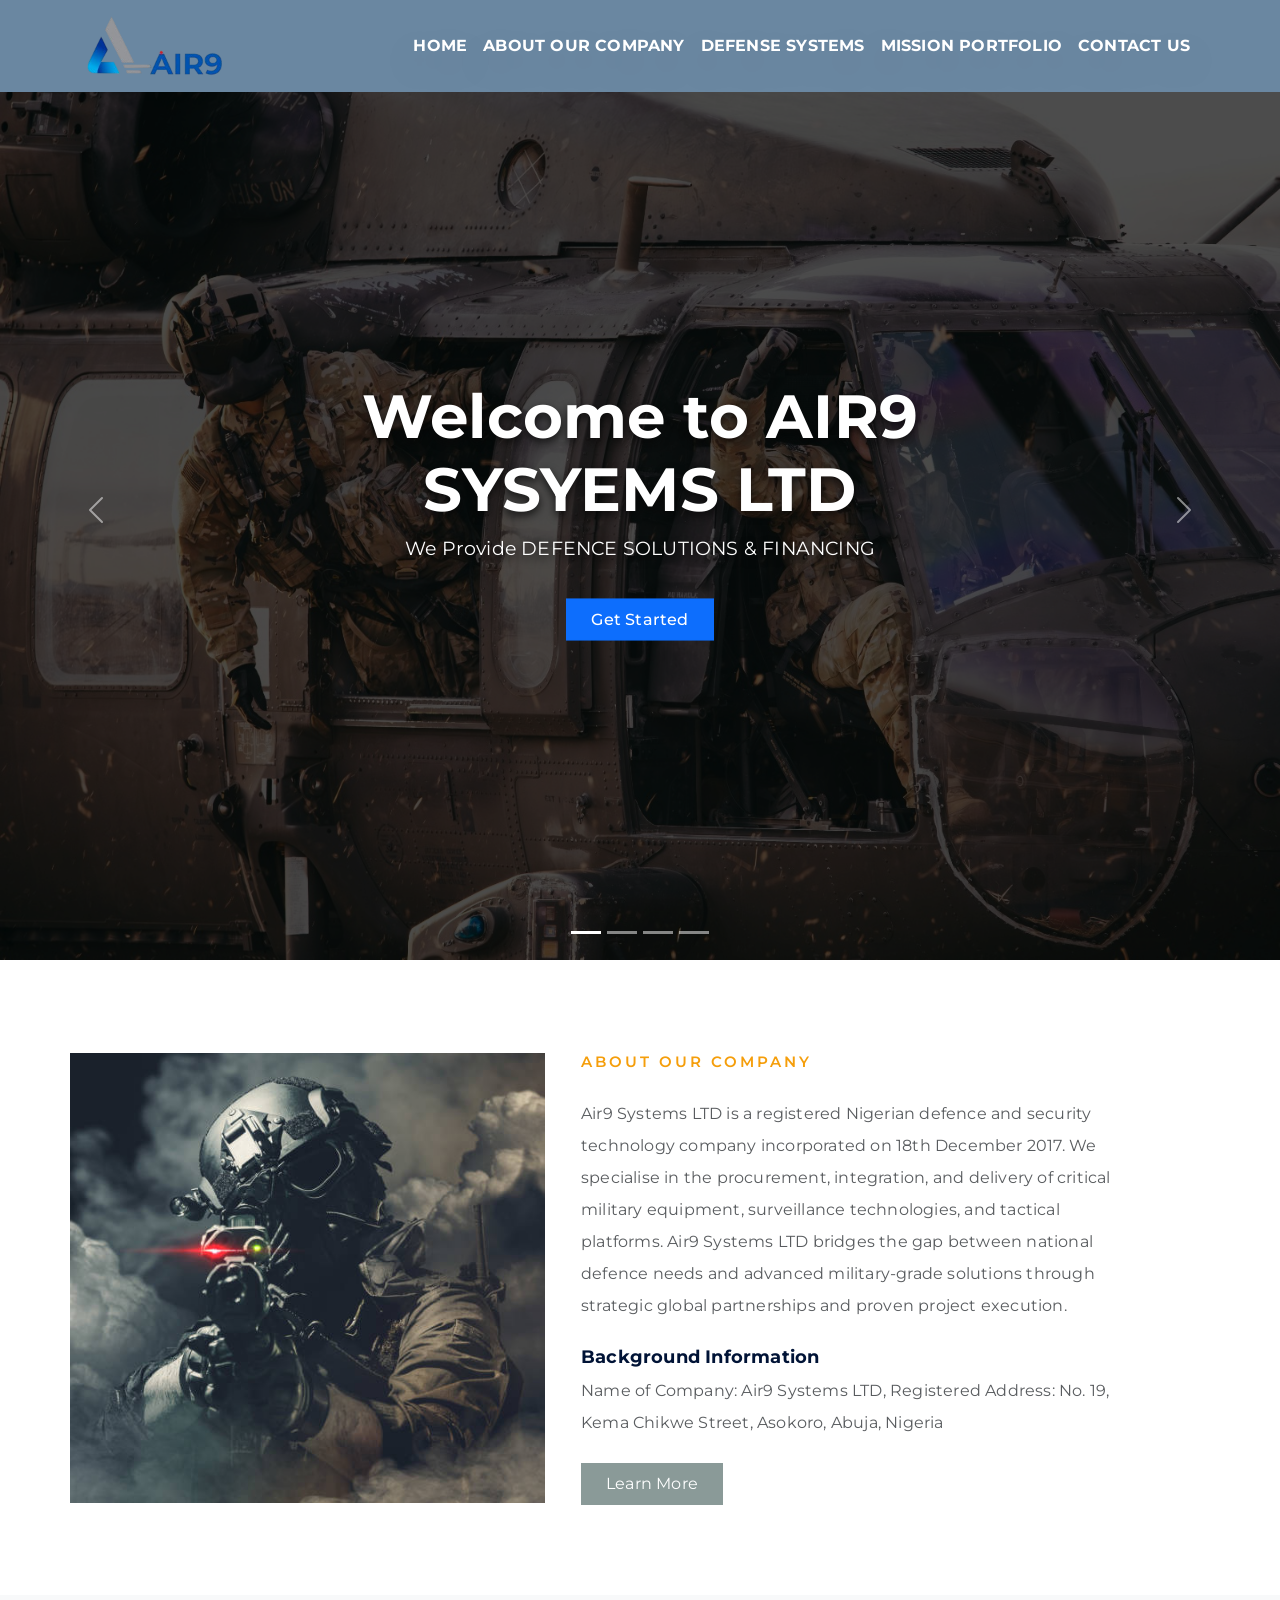
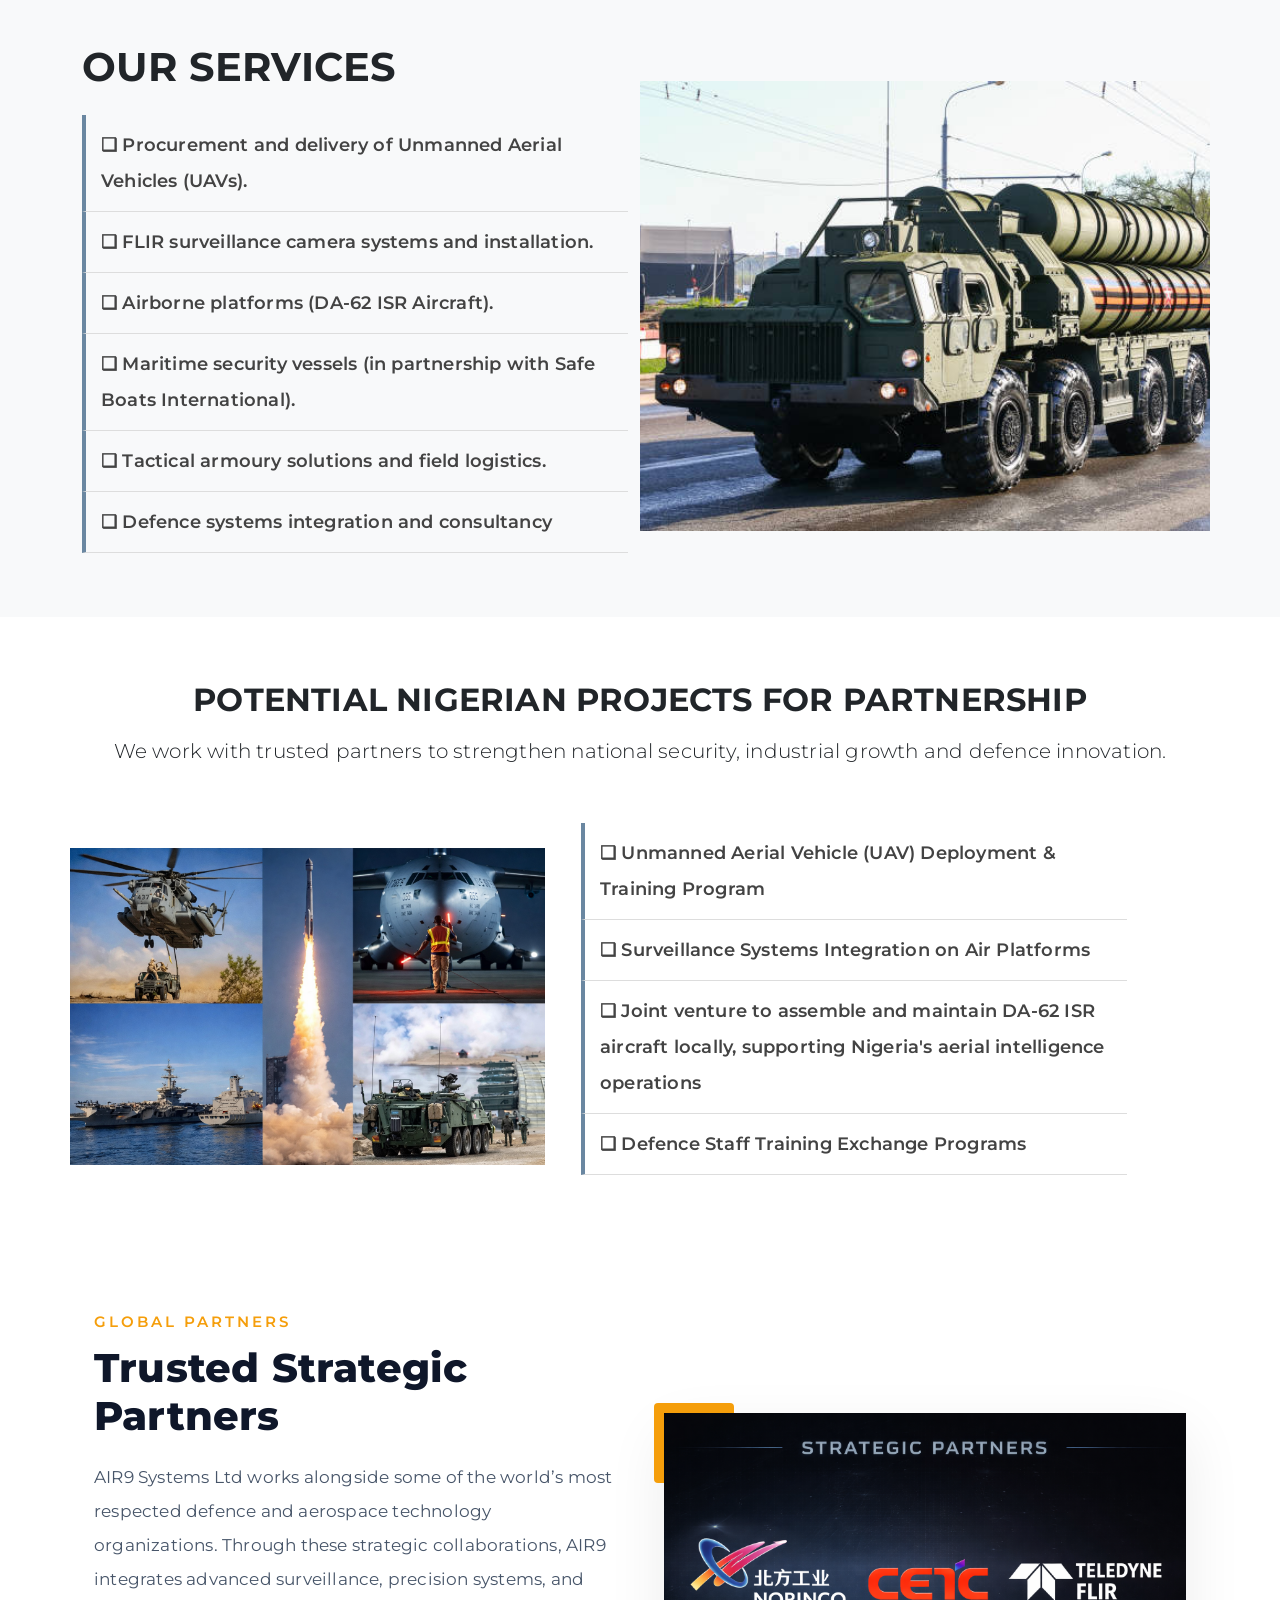
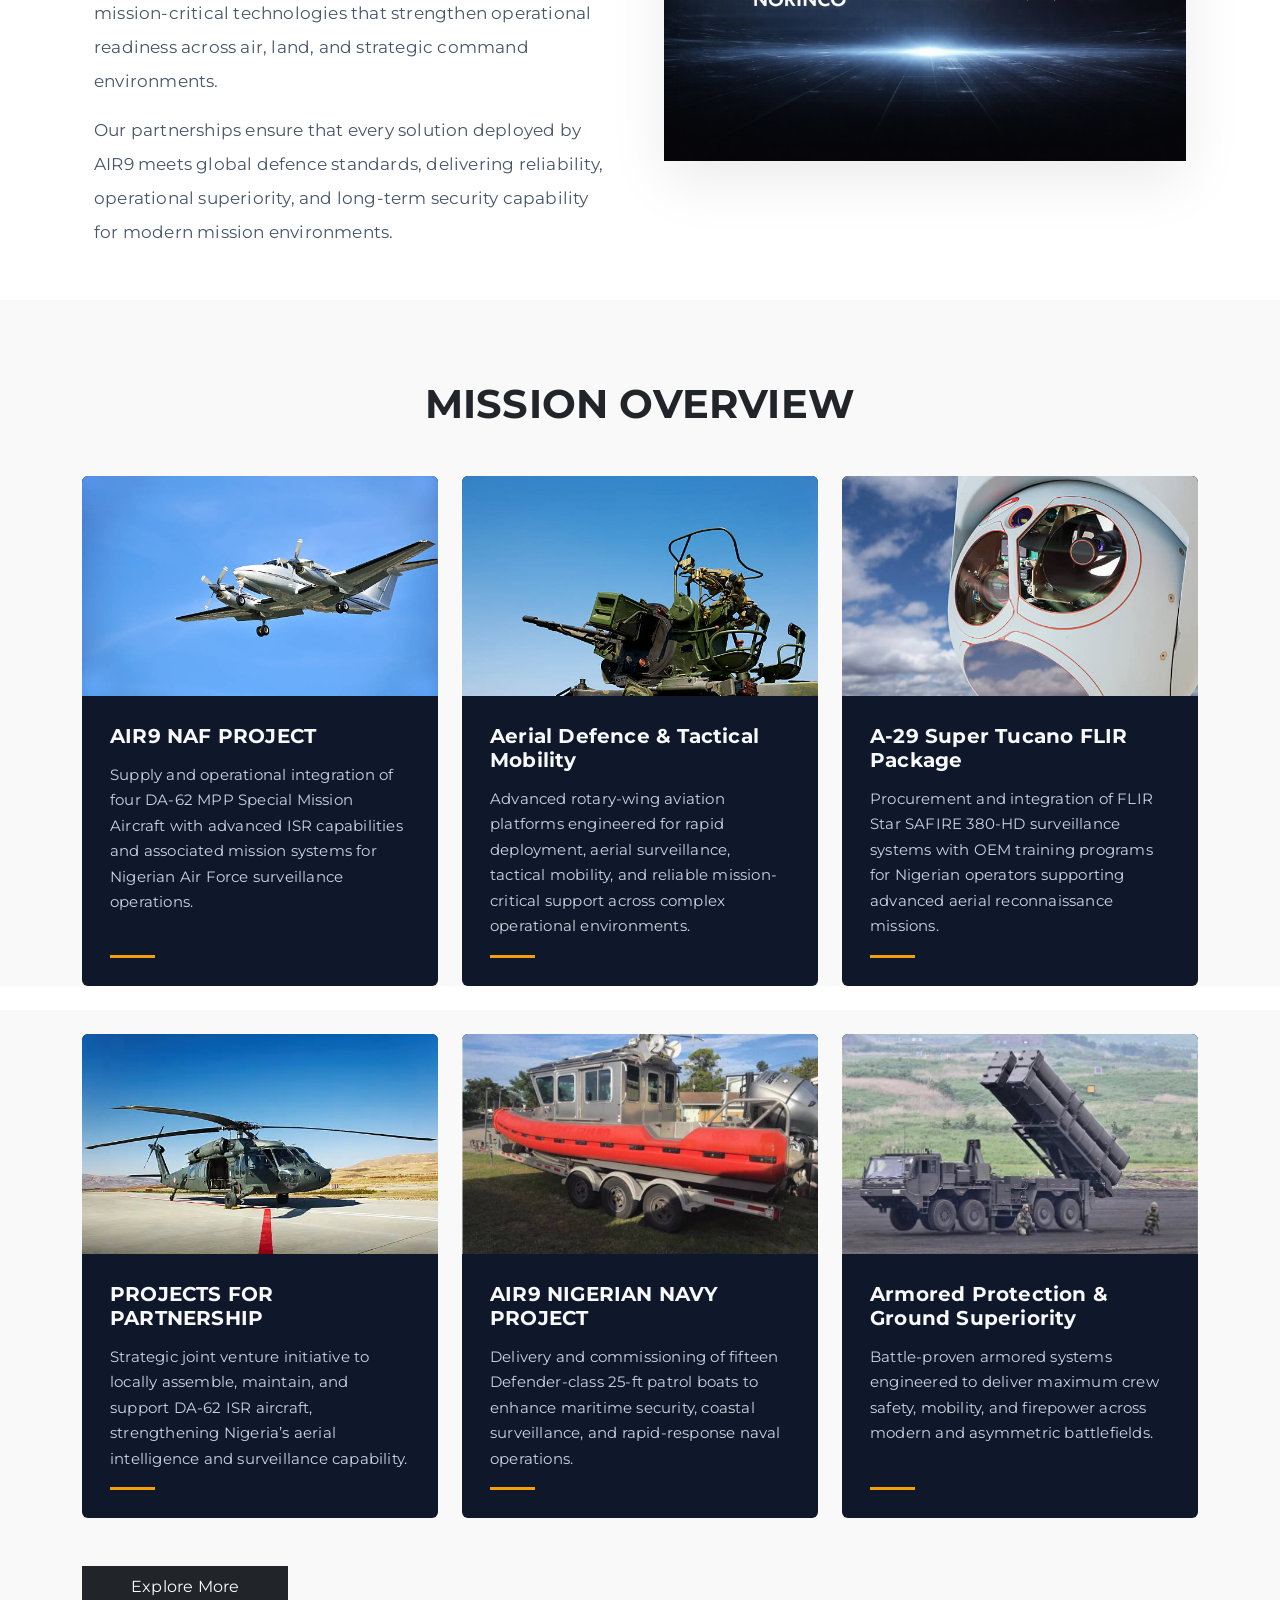
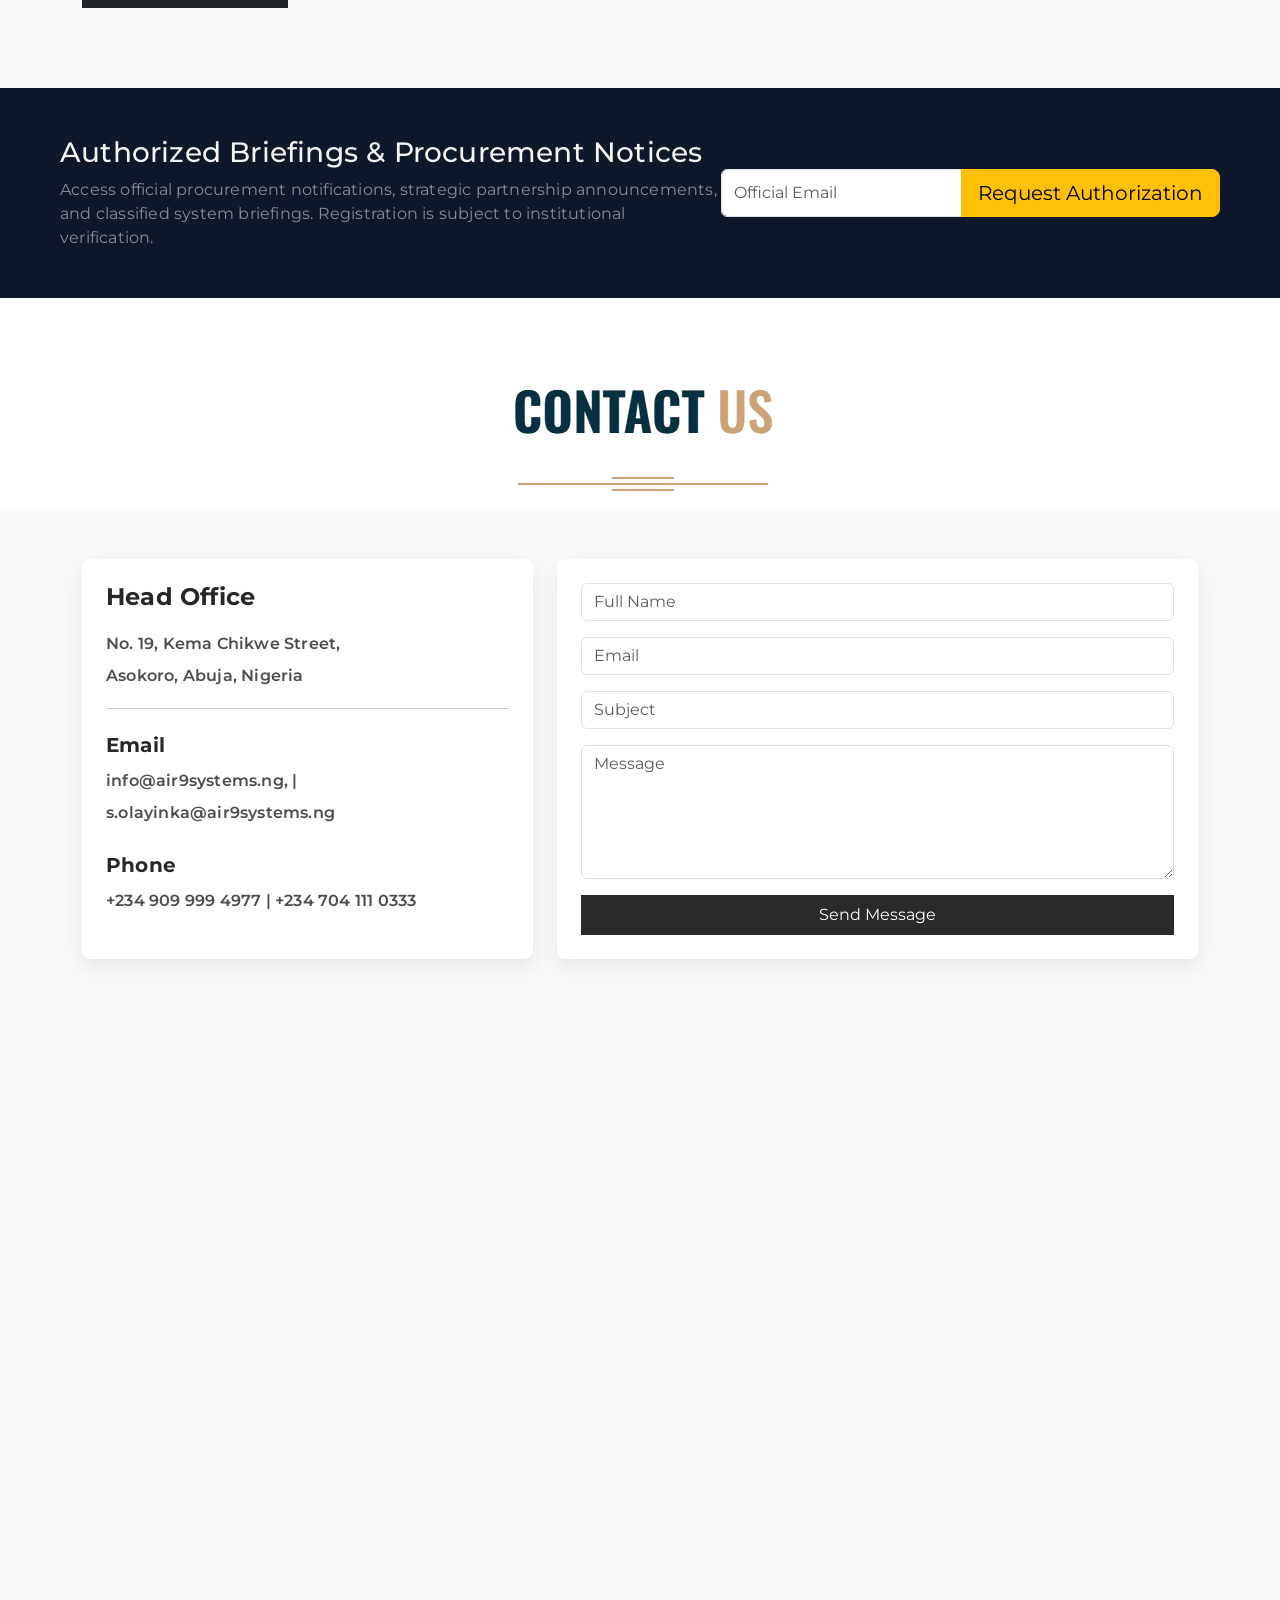
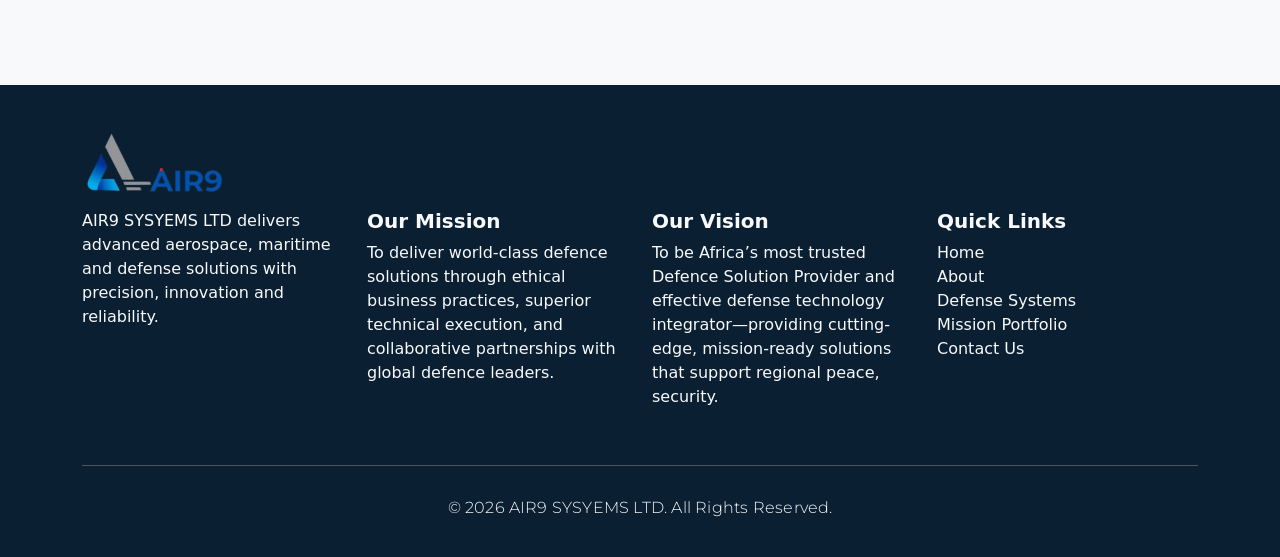
<file: index.html>
<!doctype html>
<html lang="en">
  <head>
    <meta charset="UTF-8" />
    <meta name="viewport" content="width=device-width, initial-scale=1.0" />
    <title>Home-Page</title>
    <link
      href="https://cdn.jsdelivr.net/npm/bootstrap@5.0.2/dist/css/bootstrap.min.css"
      rel="stylesheet"
      integrity="sha384-EVSTQN3/azprG1Anm3QDgpJLIm9Nao0Yz1ztcQTwFspd3yD65VohhpuuCOmLASjC"
      crossorigin="anonymous"
    />
    <link
      href="https://fonts.googleapis.com/css2?family=Montserrat:wght@600;700;800&family=Poppins:wght@300;400;500;600&display=swap"
      rel="stylesheet"
    />

    <link
      rel="stylesheet"
      href="https://cdn.jsdelivr.net/npm/bootstrap-icons@1.13.1/font/bootstrap-icons.min.css"
    />
    <link
      rel="shortcut icon"
      href="IMAGES/30dbe4fa-3ac6-4800-bad0-9c87b84020b6 copy.png"
    />
    <link href="https://unpkg.com/aos@2.3.4/dist/aos.css" rel="stylesheet" />
    <link rel="stylesheet" href="style.css" />
  </head>
  <body id="home">
    <!-- PAGE LOADER -->
    <div id="page-loader">
      <div class="loader-ring"></div>
    </div>

    <nav
      class="navbar navbar-expand-xl navbar-dark py-3 fixed-top"
      style="background: #6a87a1"
    >
      <div class="container">
        <a href="index.html" class="text-decoration-none">
          <img
            class="nav-logo"
            src="IMAGES/Air9-logo-removebg-preview.png"
            loading="lazy"
            alt="AIR9 Logo"
          />
        </a>

        <button
          class="navbar-toggler"
          type="button"
          data-bs-toggle="collapse"
          data-bs-target="#navmenu"
        >
          <span class="navbar-toggler-icon"></span>
        </button>

        <div class="collapse navbar-collapse" id="navmenu">
          <ul class="navbar-nav ms-auto font-style nav-font">
            <li class="nav-item">
              <a
                class="nav-link display-5 fs-6 fw-bold"
                href="index.html"
                style="color: white !important"
                >HOME</a
              >
            </li>
            <!-- drop-down -->
            <li class="nav-item dropdown">
              <a
                class="nav-link display-5 fs-6 fw-bold"
                href="#"
                id="contactDropdown"
                role="button"
                data-bs-toggle="dropdown"
                aria-expanded="false"
                style="color: white !important"
              >
                ABOUT OUR COMPANY
              </a>

              <ul class="dropdown-menu custom-dropdown dropdown-menu-end">
                <li>
                  <a
                    class="dropdown-item gap-2"
                    style="display: flex; align-items: center !important"
                    href="about.html"
                  >
                    <i class="bi bi-das icon"></i>
                    <b class="fst-normal fw-normal">Who We Are</b>
                  </a>
                </li>

                <li>
                  <a
                    class="dropdown-item gap-2"
                    style="display: flex; align-items: center !important"
                    href="board-of-directors.html"
                  >
                    <i class="bi bi-das icon"></i>
                    <b class="fst-normal fw-normal"> Board Of Directors </b>
                  </a>
                </li>
              </ul>
            </li>
            <!--  -->
            <li class="nav-item">
              <a
                class="nav-link display-5 fs-6 fw-bold"
                href="defense-system.html"
                style="color: white !important"
                >DEFENSE SYSTEMS</a
              >
            </li>
            <li class="nav-item">
              <a
                class="nav-link display-5 fs-6 fw-bold"
                href="gallery.html"
                style="color: white !important"
                >MISSION PORTFOLIO</a
              >
            </li>
            <li class="nav-item dropdown">
              <a
                class="nav-link display-5 fs-6 fw-bold"
                href="#"
                id="contactDropdown"
                role="button"
                data-bs-toggle="dropdown"
                aria-expanded="false"
                style="color: white !important"
              >
                CONTACT US
              </a>

              <ul
                class="dropdown-menu custom-dropdown dropdown-menu-end"
                aria-labelledby="contactDropdown"
              >
                <li>
                  <a
                    class="dropdown-item gap-2"
                    style="display: flex; align-items: center !important"
                    href="contact.html"
                  >
                    <i class="bi bi-das icon"></i>
                    <b>Send A Message</b>
                  </a>
                </li>
                <li>
                  <a
                    class="dropdown-item gap-2"
                    style="display: flex; align-items: center !important"
                    href="procurement.html"
                  >
                    <i class="bi bi-das icon"></i>
                    <b> Procurement & Inquiry</b>
                  </a>
                </li>
              </ul>
            </li>
            <!--  -->
          </ul>
        </div>
      </div>
    </nav>

    <!-- Showcase -->
    <section
      id="heroCarousel"
      class="carousel slide carousel-fade"
      data-bs-ride="carousel"
    >
      <!-- indicators -->
      <div class="carousel-indicators">
        <button
          type="button"
          data-bs-target="#heroCarousel"
          data-bs-slide-to="0"
          class="active"
        ></button>
        <button
          type="button"
          data-bs-target="#heroCarousel"
          data-bs-slide-to="1"
        ></button>
        <button
          type="button"
          data-bs-target="#heroCarousel"
          data-bs-slide-to="2"
        ></button>
        <button
          type="button"
          data-bs-target="#heroCarousel"
          data-bs-slide-to="3"
        ></button>
      </div>

      <!-- slides -->
      <div class="carousel-inner">
        <!-- Slide 1 -->
        <div class="carousel-item active position-relative">
          <img
            src="IMAGES/7dea41cc-e19e-4ef1-8478-1441b3463ee5.jpg"
            class="d-block w-100"
            loading="lazy"
            alt="carousel1"
          />

          <!-- dark overlay -->
          <div class="overlay"></div>

          <div class="carousel-caption font-style">
            <h1 class="fw-bold" data-aos="zoom-in" data-aos-delay="300">
              Welcome to AIR9 SYSYEMS LTD
            </h1>
            <p data-aos="zoom-in" data-aos-delay="300">
              We Provide DEFENCE SOLUTIONS & FINANCING
            </p>
            <a
              data-aos="zoom-in"
              data-aos-delay="300"
              style="font-weight: 500; margin-top: 20px"
              href="#about-page"
              class="btn btn-primary fs-6 px-4 rounded-0 py-2"
              >Get Started</a
            >
          </div>
        </div>

        <!-- Slide 2 -->
        <div class="carousel-item position-relative">
          <img
            src="IMAGES/airline-hero-imageone.jpg"
            class="d-block w-100"
            loading="lazy"
            alt="carousel2"
          />

          <!-- dark overlay -->
          <div class="overlay"></div>

          <div class="carousel-caption font-style">
            <h1 class="fw-bold" data-aos="zoom-in" data-aos-delay="300">
              AIR9 NAF PROJECT
            </h1>
            <p>
              Supply of Quanlity 4 X DA-62 MPP Special Mission Aircraft with
              <br />
              Associated Equipment, Training and Flight Simulator
            </p>
          </div>
        </div>

        <!-- Slide 3 -->
        <div class="carousel-item position-relative">
          <img
            src="IMAGES/missile.webp"
            class="d-block w-100"
            loading="lazy"
            alt="carousel3"
          />
          <div class="overlay"></div>

          <div class="carousel-caption font-style">
            <h1 class="fw-bold" data-aos="zoom-in" data-aos-delay="300">
              Armored Protection
            </h1>
            <p>
              Battle-proven armored systems engineered to deliver maximum <br />
              crew safety, mobility, and firepower across modern and asymmetric
              battlefields.
            </p>
          </div>
        </div>

        <!-- Slide 4 -->
        <div class="carousel-item position-relative">
          <img
            src="IMAGES/star-bg.webp"
            loading="lazy"
            class="d-block w-100"
            alt="carousel4"
          />
          <div class="overlay"></div>

          <div class="carousel-caption font-style">
            <h1 class="fw-bold" data-aos="zoom-in" data-aos-delay="300">
              A-29 Super Tucano FLIR
            </h1>
            <p>
              Procurement of FLIR Star Safire 380HD units with U.S.-based OEM
              <br />
              training for Nigerian operators under a government-to-government
              arrangement.
            </p>
          </div>
        </div>
        <!--  -->
      </div>

      <!-- controls -->
      <button
        class="carousel-control-prev"
        type="button"
        data-bs-target="#heroCarousel"
        data-bs-slide="prev"
      >
        <span class="carousel-control-prev-icon"></span>
      </button>

      <button
        class="carousel-control-next"
        type="button"
        data-bs-target="#heroCarousel"
        data-bs-slide="next"
      >
        <span class="carousel-control-next-icon"></span>
      </button>
    </section>

    <section id="about-page" class="about-section py-5">
      <div class="container">
        <div class="row align-items-center gap-4">
          <!-- Image -->
          <div class="col-lg-5 about-sec-img"></div>

          <!-- Text -->
          <div class="col-lg-6 div-row font-style">
            <span class="about-span">ABOUT OUR COMPANY</span>
            <li class="text-muted mt-4 list-unstyled">
              Air9 Systems LTD is a registered Nigerian defence and security
              technology company incorporated on 18th December 2017. We
              specialise in the procurement, integration, and delivery of
              critical military equipment, surveillance technologies, and
              tactical platforms. Air9 Systems LTD bridges the gap between
              national defence needs and advanced military-grade solutions
              through strategic global partnerships and proven project
              execution.
            </li>

            <h5 class="mt-4">Background Information</h5>
            <li class="text-muted list-unstyled">
              Name of Company: Air9 Systems LTD, Registered Address: No. 19,
              Kema Chikwe Street, Asokoro, Abuja, Nigeria
            </li>

            <span class="span-anchor">
              <a
                href="about.html"
                class="btn text-white mt-4 px-4 rounded-0 py-2"
              >
                Learn More
              </a>
            </span>
          </div>
        </div>
      </div>
    </section>

    <!-- SERVICES SECTION -->
    <section id="services" class="services-section py-5">
      <div class="container">
        <div class="row align-items-center">
          <!-- TEXT SIDE -->
          <div class="col-lg-6 font-style">
            <h1 class="fw-bold mb-4">OUR SERVICES</h1>

            <ul class="services-list">
              <li>
                ❑ Procurement and delivery of Unmanned Aerial Vehicles (UAVs).
              </li>
              <li>❑ FLIR surveillance camera systems and installation.</li>
              <li>❑ Airborne platforms (DA-62 ISR Aircraft).</li>
              <li>
                ❑ Maritime security vessels (in partnership with Safe Boats
                International).
              </li>
              <li>❑ Tactical armoury solutions and field logistics.</li>
              <li>❑ Defence systems integration and consultancy</li>
            </ul>
          </div>

          <!-- IMAGE SIDE -->
          <div class="col-lg-6 service-img"></div>
        </div>
      </div>
    </section>

    <!-- PARTNERSHIP SECTION -->
    <section
      class="partnership-section py-3"
      data-aos="zoom-in"
      data-aos-delay="100"
    >
      <div class="container">
        <!-- TITLE -->
        <div class="row mt-5">
          <div class="col-12 text-center font-style">
            <h2 class="fw-bold">POTENTIAL NIGERIAN PROJECTS FOR PARTNERSHIP</h2>
            <p class="lead mt-3">
              We work with trusted partners to strengthen national security,
              industrial growth and defence innovation.
            </p>
          </div>
        </div>

        <!-- FIRST ROW -->
        <div class="row align-items-center gap-4 mb-5 font-style">
          <!-- IMAGE -->
          <div class="col-lg-5 partnership-img-one"></div>

          <!-- LIST -->
          <div class="col-lg-6">
            <ul class="project-list">
              <li>
                ❑ Unmanned Aerial Vehicle (UAV) Deployment & Training Program
              </li>
              <li>❑ Surveillance Systems Integration on Air Platforms</li>
              <li>
                ❑ Joint venture to assemble and maintain DA-62 ISR aircraft
                locally, supporting Nigeria's aerial intelligence operations
              </li>
              <li>❑ Defence Staff Training Exchange Programs</li>
            </ul>
          </div>
        </div>

        <!-- STRATEGIC PARTNERS SECTION -->
        <div class="partners-section">
          <div class="container-fluid">
            <div class="row align-items-center g-5">
              <!-- LEFT CONTENT -->
              <div class="col-lg-6 col-md-12 font-style">
                <span class="partners-label text-center">GLOBAL PARTNERS</span>

                <h2 class="partners-title">Trusted Strategic Partners</h2>

                <p class="partners-text">
                  AIR9 Systems Ltd works alongside some of the world’s most
                  respected defence and aerospace technology organizations.
                  Through these strategic collaborations, AIR9 integrates
                  advanced surveillance, precision systems, and mission-critical
                  technologies that strengthen operational readiness across air,
                  land, and strategic command environments.
                </p>

                <p class="partners-text">
                  Our partnerships ensure that every solution deployed by AIR9
                  meets global defence standards, delivering reliability,
                  operational superiority, and long-term security capability for
                  modern mission environments.
                </p>
              </div>

              <!-- RIGHT IMAGE -->
              <div class="col-lg-6">
                <div class="partners-image-wrapper">
                  <img
                    src="IMAGES/air9-partners.png"
                    class="img-fluid partner-image"
                    alt="AIR9 Strategic Defence Partners"
                  />
                </div>
              </div>
            </div>
          </div>
        </div>
        <!--  -->
      </div>
    </section>

    <!--  -->
    <!-- Boxes 1-->

    <section class="Boxes-foxes" data-aos="fade-up">
      <div class="container">
        <div class="row text-start g-4">
          <h1 class="fw-bolder text-center font-style mb-4">
            MISSION OVERVIEW
          </h1>

          <!-- card-one -->
          <div class="col-lg-4 d-flex">
            <div class="card mission-card text-light w-100">
              <img
                class="card-img-top custom-card-img"
                src="IMAGES/jet-ds2.jpg"
                loading="lazy"
                alt="card-image1a"
              />

              <div class="card-body font-style d-flex flex-column">
                <h3 class="card-title">AIR9 NAF PROJECT</h3>

                <p class="card-text">
                  Supply and operational integration of four DA-62 MPP Special
                  Mission Aircraft with advanced ISR capabilities and associated
                  mission systems for Nigerian Air Force surveillance
                  operations.
                </p>

                <div class="mt-auto mission-line"></div>
              </div>
            </div>
          </div>

          <!-- card two -->
          <div class="col-lg-4 d-flex">
            <div class="card mission-card text-light w-100">
              <img
                class="card-img-top custom-card-img"
                src="IMAGES/port-Aerial Defence & Tactical Mobility.jpg"
                loading="lazy"
                alt="card-image2"
              />

              <div class="card-body font-style d-flex flex-column">
                <h3 class="card-title">Aerial Defence & Tactical Mobility</h3>

                <p class="card-text">
                  Advanced rotary-wing aviation platforms engineered for rapid
                  deployment, aerial surveillance, tactical mobility, and
                  reliable mission-critical support across complex operational
                  environments.
                </p>

                <div class="mt-auto mission-line"></div>
              </div>
            </div>
          </div>

          <!-- card three -->
          <div class="col-lg-4 d-flex">
            <div class="card mission-card text-light w-100">
              <img
                class="card-img-top custom-card-img"
                src="IMAGES/tucano camera.jpg"
                loading="lazy"
                alt="card-image3c"
              />

              <div class="card-body font-style d-flex flex-column">
                <h3 class="card-title">A-29 Super Tucano FLIR Package</h3>

                <p class="card-text">
                  Procurement and integration of FLIR Star SAFIRE 380-HD
                  surveillance systems with OEM training programs for Nigerian
                  operators supporting advanced aerial reconnaissance missions.
                </p>

                <div class="mt-auto mission-line"></div>
              </div>
            </div>
          </div>
        </div>
      </div>
    </section>

    <!-- Boxes 2 -->
    <section class="gallery-sec" data-aos="fade-up">
      <div class="container mt-5">
        <div class="row text-start g-4">
          <!-- card-one -->
          <div class="col-lg-4 d-flex">
            <div class="card mission-card text-light w-100">
              <img
                class="card-img-top custom-card-img"
                src="IMAGES/police-one.webp"
                alt="card-image1"
                loading="lazy"
              />

              <div class="card-body font-style d-flex flex-column">
                <h3 class="card-title">PROJECTS FOR PARTNERSHIP</h3>

                <p class="card-text">
                  Strategic joint venture initiative to locally assemble,
                  maintain, and support DA-62 ISR aircraft, strengthening
                  Nigeria’s aerial intelligence and surveillance capability.
                </p>

                <div class="mt-auto mission-line"></div>
              </div>
            </div>
          </div>

          <!-- card two -->
          <div class="col-lg-4 d-flex">
            <div class="card mission-card text-light w-100">
              <img
                class="card-img-top custom-card-img"
                src="IMAGES/Boat-hero.jpg"
                loading="lazy"
                alt="card-image2b"
              />

              <div class="card-body font-style d-flex flex-column">
                <h3 class="card-title">AIR9 NIGERIAN NAVY PROJECT</h3>

                <p class="card-text">
                  Delivery and commissioning of fifteen Defender-class 25-ft
                  patrol boats to enhance maritime security, coastal
                  surveillance, and rapid-response naval operations.
                </p>

                <div class="mt-auto mission-line"></div>
              </div>
            </div>
          </div>

          <!-- card three -->
          <div class="col-lg-4 d-flex">
            <div class="card mission-card text-light w-100">
              <img
                class="card-img-top custom-card-img"
                src="IMAGES/misile-defense.jpg"
                loading="lazy"
                alt="card-image3"
              />

              <div class="card-body font-style d-flex flex-column">
                <h3 class="card-title">
                  Armored Protection & Ground Superiority
                </h3>

                <p class="card-text">
                  Battle-proven armored systems engineered to deliver maximum
                  crew safety, mobility, and firepower across modern and
                  asymmetric battlefields.
                </p>

                <div class="mt-auto mission-line"></div>
              </div>
            </div>
          </div>
        </div>

        <br /><br />

        <div class="explore-div">
          <a
            href="gallery.html"
            class="px-5 py-2 font-style rounded-0 btn btn-dark"
          >
            Explore More
          </a>
        </div>
      </div>
    </section>

    <!--  -->
    <section style="background: #0f172a" class="text-light p-5">
      <div class="container-fluid">
        <div class="d-md-flex justify-content-between align-items-center">
          <div class="font-style">
            <h3 style="color: #f5f4f2">
              Authorized Briefings & Procurement Notices
            </h3>
            <p class="mb-0 text-white-50">
              Access official procurement notifications, strategic partnership
              announcements, <br />
              and classified system briefings. Registration is subject to
              institutional verification.
            </p>
          </div>

          <!-- FORM -->
          <form action="procurement.html" method="GET" class="mt-3 mt-md-0">
            <div class="input-group font-style" style="max-width: 500px">
              <input
                type="email"
                name="email"
                class="form-control"
                placeholder="Official Email"
                required
              />

              <button class="btn btn-warning btn-lg" type="submit">
                Request Authorization
              </button>
            </div>
          </form>
        </div>
      </div>
    </section>

    <br /><br /><br />

    <!-- CONTACT SECTION -->
    <section
      class="contact-hero d-flex align-items-center justify-content-center text-center text-light"
    >
      <div class="contact-background">
        <img
          src="IMAGES/contact-logo-removebg-preview.png"
          alt="contact-background"
          loading="lazy"
        />
      </div>
    </section>

    <!-- CONTACT SECTION -->
    <section id="contact" class="contact-section py-5">
      <div class="container">
        <div class="row g-4">
          <!-- ADDRESS SIDE -->
          <div class="col-lg-5 font-style">
            <div class="contact-info p-4 h-100">
              <h4 class="fw-bold mb-3">Head Office</h4>
              <p>
                No. 19, Kema Chikwe Street, <br />
                Asokoro, Abuja, Nigeria
              </p>

              <hr />

              <h5 class="fw-bold mt-4">Email</h5>
              <p>
                info@air9systems.ng, |<br />
                s.olayinka@air9systems.ng
              </p>

              <h5 class="fw-bold mt-4">Phone</h5>
              <p>+234 909 999 4977 | +234 704 111 0333</p>
            </div>
          </div>

          <!-- FORM SIDE -->
          <div class="col-lg-7">
            <form
              class="contact-form p-4 font-style"
              action="contact.php"
              method="POST"
            >
              <div class="mb-3">
                <input
                  type="text"
                  class="form-control"
                  name="fullname"
                  placeholder="Full Name"
                  required
                />
              </div>

              <div class="mb-3">
                <input
                  type="email"
                  class="form-control"
                  name="email"
                  placeholder="Email"
                  required
                />
              </div>

              <div class="mb-3">
                <input
                  type="text"
                  class="form-control"
                  name="subject"
                  placeholder="Subject"
                  required
                />
              </div>

              <div class="mb-3">
                <textarea
                  class="form-control"
                  rows="5"
                  name="message"
                  placeholder="Message"
                  required
                ></textarea>
              </div>

              <button type="submit" class="p-2 px-3 w-100">Send Message</button>
            </form>
          </div>
        </div>
      </div>

      <!-- MAP -->
      <div class="map-area mt-5">
        <iframe
          src="https://www.google.com/maps/embed?pb=!1m18!1m12!1m3!1d3940.4384329893774!2d7.511073474827162!3d9.023708489072146!2m3!1f0!2f0!3f0!3m2!1i1024!2i768!4f13.1!3m3!1m2!1s0x104e0c080f40f677%3A0x65ae730b9f9bafa0!2s19%20Kema%20Chikwe%20St%2C%20Gudu%2C%20Aso%20900110%2C%20Federal%20Capital%20Territory!5e0!3m2!1sen!2sng!4v1771195402789!5m2!1sen!2sng"
          style="border: 0; width: 100%; height: 70vh"
          title="Google Map showing AIR9 office location"
          allowfullscreen=""
          loading="lazy"
          referrerpolicy="no-referrer-when-downgrade"
        ></iframe>
      </div>
    </section>
    <!-- FOOTER -->

    <footer class="text-light pt-5 pb-4" style="background-color: #0b1f33">
      <div class="container">
        <div class="mb-3">
          <a href="#home" class="fw-bold"
            ><img
              class="nav-logo"
              src="IMAGES/Air9-logo-removebg-preview.png"
              loading="lazy"
              alt="nav-logo"
          /></a>
        </div>
        <div class="row">
          <!-- Company Info -->
          <div class="col-lg-3 mb-4">
            <p>
              AIR9 SYSYEMS LTD delivers advanced aerospace, maritime and defense
              solutions with precision, innovation and reliability.
            </p>
          </div>

          <!-- Mission -->
          <div class="col-lg-3 mb-4">
            <h5 class="fw-bold">Our Mission</h5>
            <p>
              To deliver world-class defence solutions through ethical business
              practices, superior technical execution, and collaborative
              partnerships with global defence leaders.
            </p>
          </div>

          <!-- Vision -->
          <div class="col-lg-3 mb-4">
            <h5 class="fw-bold">Our Vision</h5>
            <p>
              To be Africa’s most trusted Defence Solution Provider and
              effective defense technology integrator—providing cutting-edge,
              mission-ready solutions that support regional peace, security.
            </p>
          </div>

          <!-- Quick Links -->
          <div class="col-lg-3 mb-4">
            <h5 class="fw-bold">Quick Links</h5>
            <ul class="list-unstyled quick-links">
              <li>
                <a href="#home" class="text-light text-decoration-none">Home</a>
              </li>
              <li>
                <a href="about.html" class="text-light text-decoration-none"
                  >About</a
                >
              </li>
              <li>
                <a
                  href="defense-system.html"
                  class="text-light text-decoration-none"
                  >Defense Systems</a
                >
              </li>
              <li>
                <a href="gallery.html" class="text-light text-decoration-none"
                  >Mission Portfolio</a
                >
              </li>
              <li>
                <a href="contact.html" class="text-light text-decoration-none"
                  >Contact Us</a
                >
              </li>
            </ul>
          </div>
        </div>

        <hr class="border-light" />

        <!-- Bottom -->
        <div
          class="text-center font-style py-3 display-6 fs-6 d-flex align-items-center justify-content-center flex-column gap-2"
        >
          <span>© 2026 AIR9 SYSYEMS LTD. All Rights Reserved.</span>
        </div>
      </div>
    </footer>

    <script
      src="https://cdn.jsdelivr.net/npm/bootstrap@5.0.2/dist/js/bootstrap.bundle.min.js"
      integrity="sha384-MrcW6ZMFYlzcLA8Nl+NtUVF0sA7MsXsP1UyJoMp4YLEuNSfAP+JcXn/tWtIaxVXM"
      crossorigin="anonymous"
    ></script>

    <script>
      document.addEventListener("DOMContentLoaded", function () {
        const loader = document.getElementById("page-loader");

        if (loader) {
          loader.classList.add("fade-out");

          // Optional: remove it fully after animation
          setTimeout(() => {
            loader.style.display = "none";
          }, 500); // match your CSS transition time
        }
      });
    </script>

    <!--  -->
    <script src="https://unpkg.com/aos@2.3.4/dist/aos.js"></script>
    <script>
      AOS.init({
        duration: 1000,
        once: true,
        easing: "ease-in-out",
      });
    </script>
  </body>
</html>
</file>
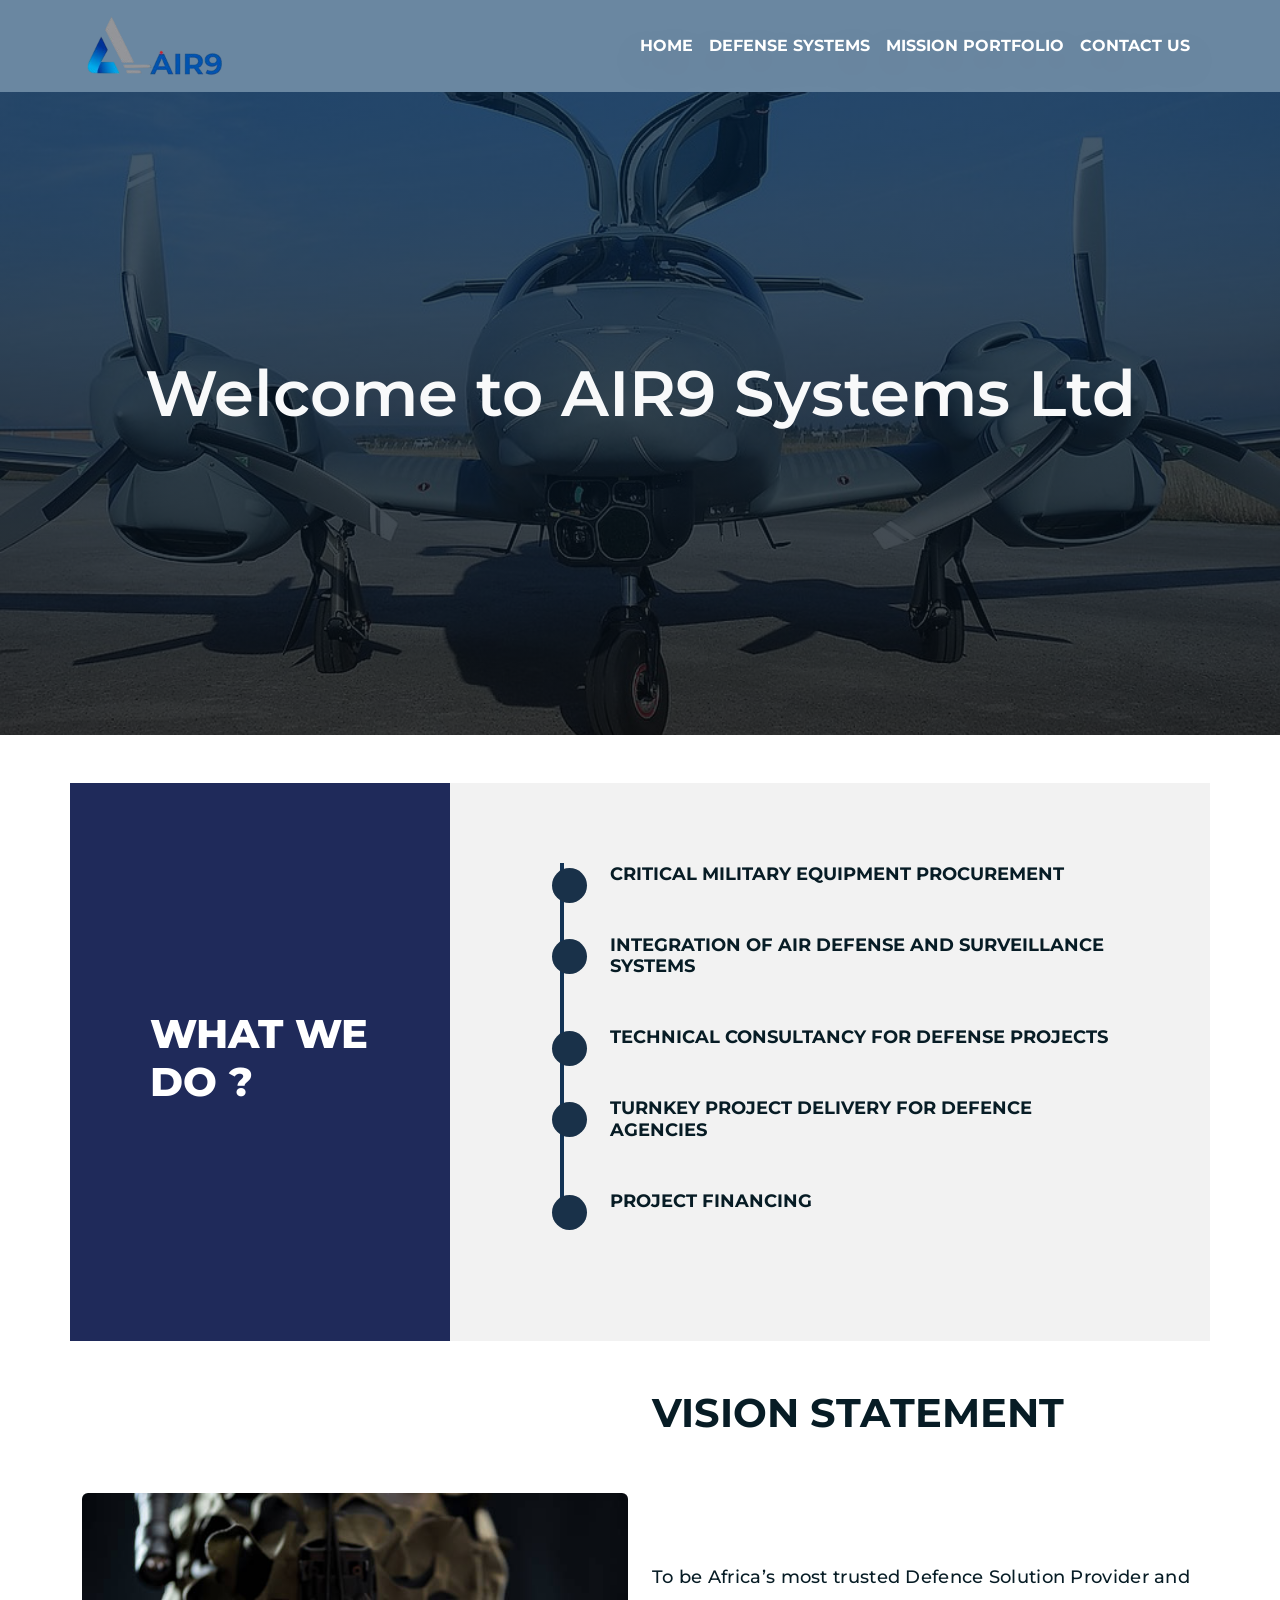
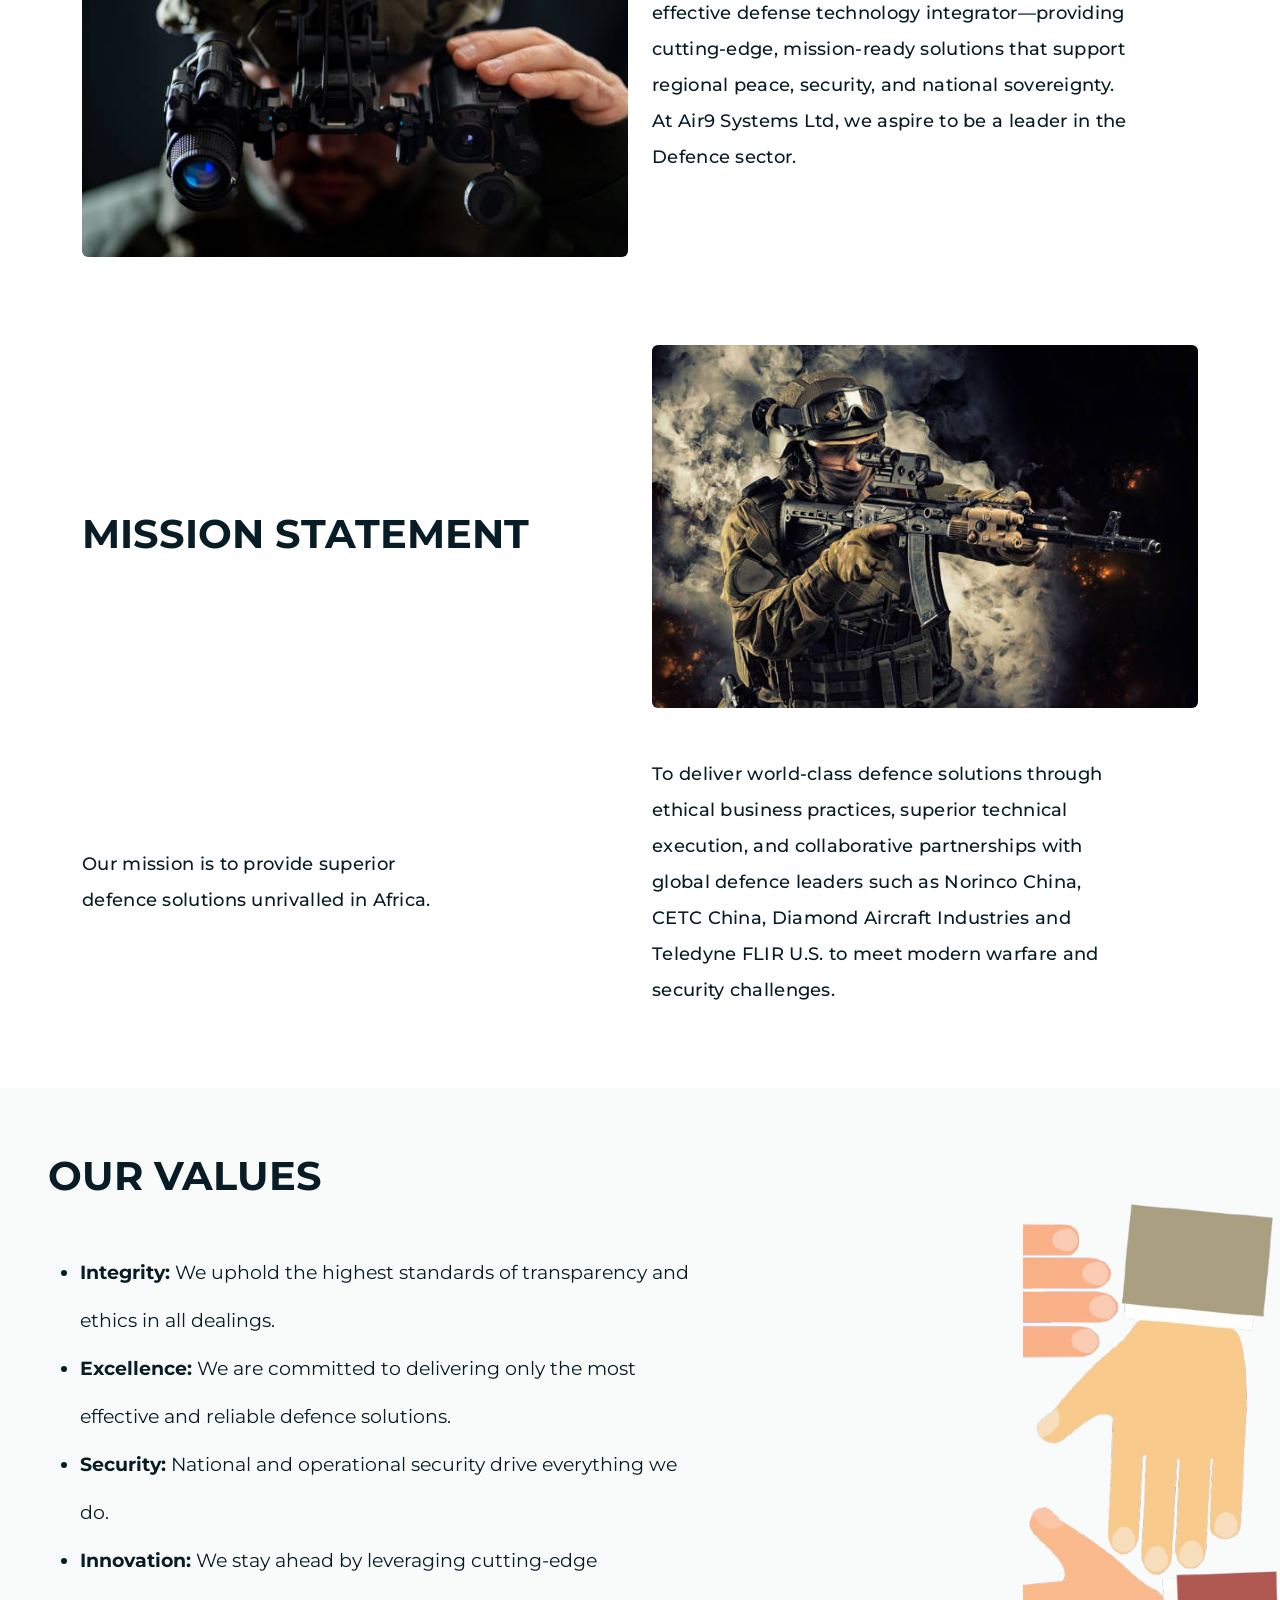
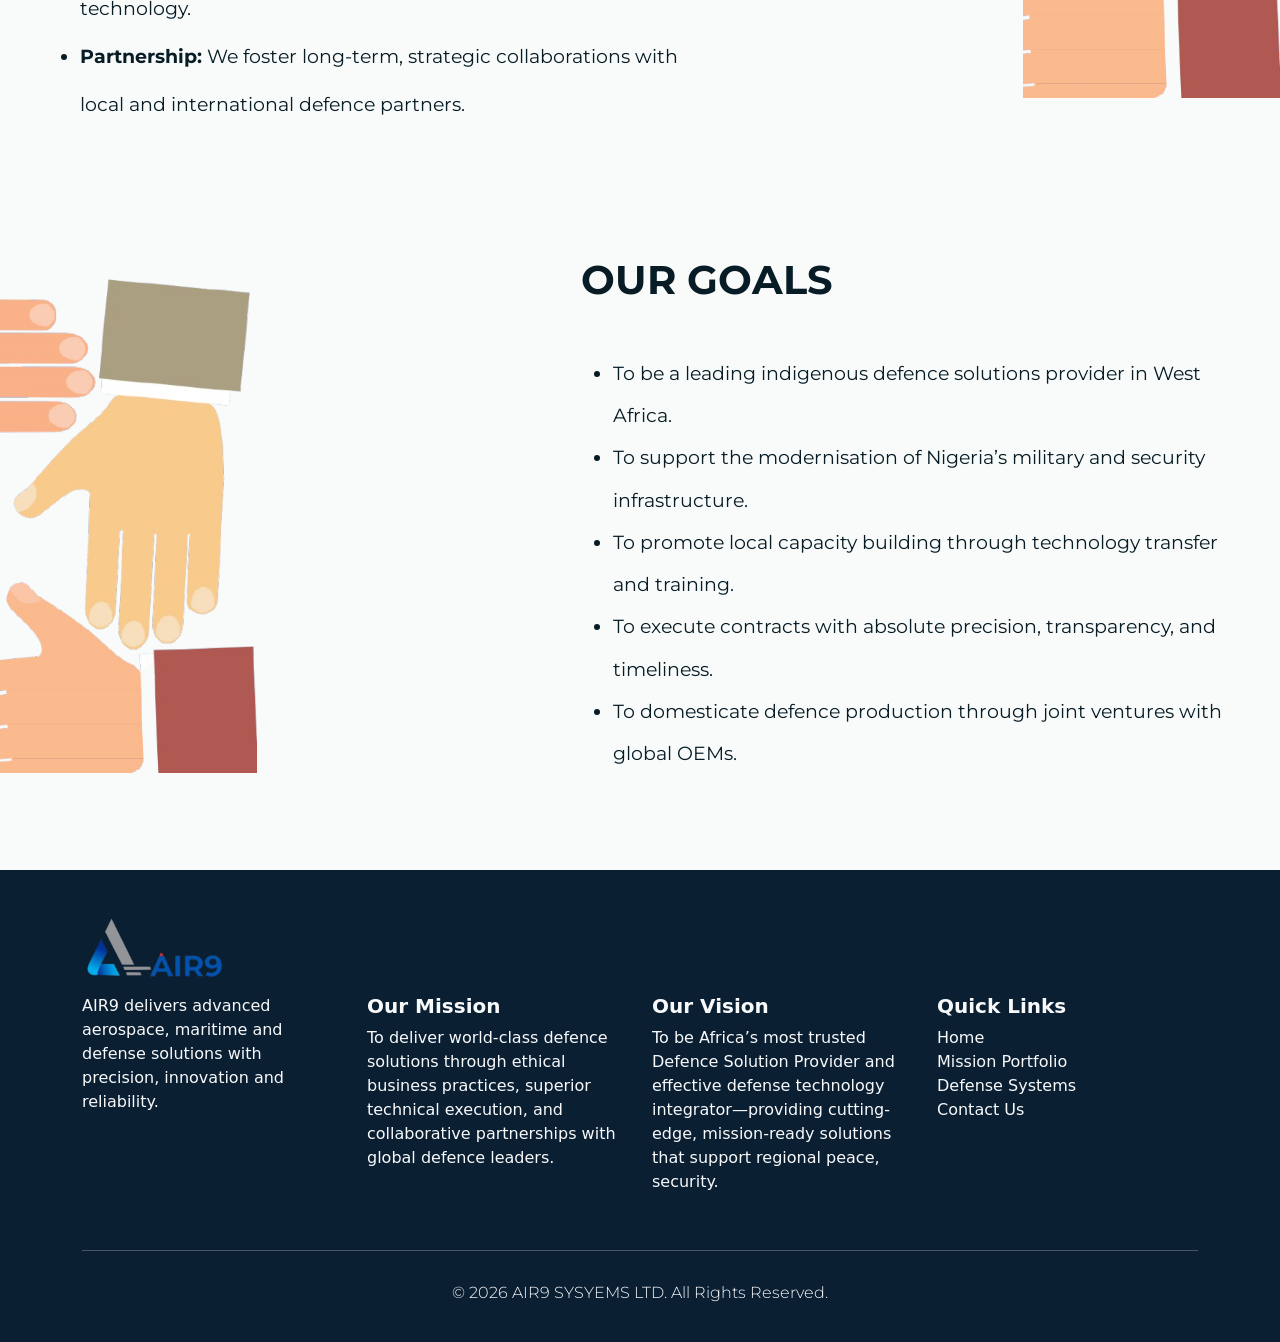
<file: about.html>
<!doctype html>
<html lang="en">
  <head>
    <meta charset="UTF-8" />
    <meta name="viewport" content="width=device-width, initial-scale=1.0" />
    <title>About Us</title>
    <link
      href="https://cdn.jsdelivr.net/npm/bootstrap@5.0.2/dist/css/bootstrap.min.css"
      rel="stylesheet"
      integrity="sha384-EVSTQN3/azprG1Anm3QDgpJLIm9Nao0Yz1ztcQTwFspd3yD65VohhpuuCOmLASjC"
      crossorigin="anonymous"
    />
    <link
      href="https://fonts.googleapis.com/css2?family=Montserrat:wght@600;700;800&family=Poppins:wght@300;400;500;600&display=swap"
      rel="stylesheet"
    />
    <link
      rel="stylesheet"
      href="https://cdn.jsdelivr.net/npm/bootstrap-icons@1.13.1/font/bootstrap-icons.min.css"
    />
    <link
      rel="shortcut icon"
      href="IMAGES/30dbe4fa-3ac6-4800-bad0-9c87b84020b6 copy.png"
    />
    <link rel="stylesheet" href="about.css" />
  </head>
  <body>
    <!-- PAGE LOADER -->
    <div id="page-loader">
      <div class="loader-ring"></div>
    </div>
    <nav
      class="navbar navbar-expand-lg navbar-dark py-3 fixed-top"
      style="background: #6a87a1"
    >
      <div class="container">
        <a href="index.html" class="text-decoration-none"
          ><img
            class="nav-logo"
            src="IMAGES/Air9-logo-removebg-preview.png"
            loading="lazy"
            alt="Air9-logo"
        /></a>

        <button
          class="navbar-toggler"
          type="button"
          data-bs-toggle="collapse"
          data-bs-target="#navmenu"
        >
          <span class="navbar-toggler-icon"></span>
        </button>

        <div class="collapse navbar-collapse" id="navmenu">
          <ul class="navbar-nav ms-auto font-style">
            <li class="nav-item">
              <a
                class="nav-link display-5 fs-6 fw-bold"
                href="index.html"
                style="color: white !important"
                >HOME</a
              >
            </li>

            <li class="nav-item">
              <a
                class="nav-link display-5 fs-6 fw-bold"
                href="defense-system.html"
                style="color: white !important"
                >DEFENSE SYSTEMS</a
              >
            </li>

            <li class="nav-item">
              <a
                class="nav-link display-5 fs-6 fw-bold"
                href="gallery.html"
                style="color: white !important"
                >MISSION PORTFOLIO</a
              >
            </li>
            <li class="nav-item dropdown">
              <a
                class="nav-link display-5 fs-6 fw-bold"
                href="#"
                id="contactDropdown"
                role="button"
                data-bs-toggle="dropdown"
                aria-expanded="false"
                style="color: white !important"
              >
                CONTACT US
              </a>

              <ul
                class="dropdown-menu custom-dropdown dropdown-menu-end"
                aria-labelledby="contactDropdown"
              >
                <li>
                  <a
                    class="dropdown-item gap-2"
                    style="display: flex; align-items: center !important"
                    href="contact.html"
                  >
                    <i class="bi bi-das icon"></i>
                    <b>Send A Message</b>
                  </a>
                </li>
                <li>
                  <a
                    class="dropdown-item gap-2"
                    style="display: flex; align-items: center !important"
                    href="procurement.html"
                  >
                    <i class="bi bi-das icon"></i>
                    <b> Procurement & Inquiry</b>
                  </a>
                </li>
              </ul>
            </li>
            <!--  -->
          </ul>
        </div>
      </div>
    </nav>

    <section
      class="about-hero mb-5 d-flex align-items-center text-center text-light"
    >
      <div class="container font-style">
        <h1 class="display-4 fw-semibold">Welcome to AIR9 Systems Ltd</h1>
        <!-- <p class="mt-3">
          Delivering advanced defence, aerospace and security solutions through
          strategic partnerships and operational excellence.
        </p> -->
      </div>
    </section>

    <section id="what-we-do" class="what-we-do">
      <div class="container">
        <div class="row">
          <!-- LEFT PANEL -->
          <div class="col-lg-4 left-panel font-style d-flex align-items-center">
            <h1>WHAT WE<br />DO ?</h1>
          </div>

          <!-- RIGHT PANEL -->
          <div class="col-lg-8 right-panel">
            <div class="timeline font-style">
              <div class="timeline-item">
                <h4>CRITICAL MILITARY EQUIPMENT PROCUREMENT</h4>
              </div>

              <div class="timeline-item">
                <h4>INTEGRATION OF AIR DEFENSE AND SURVEILLANCE SYSTEMS</h4>
              </div>
              <div class="timeline-item">
                <h4>TECHNICAL CONSULTANCY FOR DEFENSE PROJECTS</h4>
              </div>
              <div class="timeline-item">
                <h4>TURNKEY PROJECT DELIVERY FOR DEFENCE AGENCIES</h4>
              </div>
              <div class="timeline-item">
                <h4>PROJECT FINANCING</h4>
              </div>
            </div>
          </div>
        </div>
      </div>
    </section>
    <!--  -->

    <section class="vision py-5">
      <div class="container">
        <div class="row align-items-center font-style">
          <!-- TOP RIGHT TITLE -->
          <div class="col-lg-6 offset-lg-6 mb-5">
            <h1 class="fw-bold">VISION STATEMENT</h1>
          </div>

          <!-- IMAGE LEFT -->
          <div class="col-lg-6 mb-4">
            <img
              src="IMAGES/vision-target.jpg"
              class="img-fluid rounded"
              loading="lazy"
              alt="vision-target"
            />
          </div>

          <!-- TEXT BOTTOM RIGHT -->
          <div class="col-lg-6 mb-4 d-flex align-items-center">
            <p class="">
              To be Africa’s most trusted Defence Solution Provider and
              effective defense technology integrator—providing cutting-edge,
              mission-ready solutions that support regional peace, security, and
              national sovereignty. <br />
              At Air9 Systems Ltd, we aspire to be a leader in the Defence
              sector.
            </p>
          </div>
        </div>
      </div>
    </section>

    <section class="mission py-3">
      <div class="container">
        <div class="row align-items-center font-style">
          <!-- TOP LEFT TITLE -->
          <div class="col-lg-6 mb-4">
            <h1 class="fw-bold">MISSION STATEMENT</h1>
          </div>

          <!-- IMAGE RIGHT -->
          <div class="col-lg-6 mb-5">
            <img
              src="IMAGES/mission-target.jpg-too.jpg"
              class="img-fluid rounded"
              loading="lazy"
              alt="mission-target"
            />
          </div>

          <!-- TEXT BOTTOM LEFT -->
          <div class="col-lg-6 mb-5 d-flex align-items-center">
            <p class="">
              Our mission is to provide superior <br />
              defence solutions unrivalled in Africa.
            </p>
          </div>

          <!-- TEXT BOTTOM RIGHT -->
          <div class="col-lg-5 mb-5 d-flex align-items-center">
            <p class="">
              To deliver world-class defence solutions through ethical business
              practices, superior technical execution, and collaborative
              partnerships with global defence leaders such as Norinco China,
              CETC China, Diamond Aircraft Industries and Teledyne FLIR U.S. to
              meet modern warfare and security challenges.
            </p>
          </div>
        </div>
      </div>
    </section>

    <!--  -->

    <!-- VALUE SECTION -->
    <section class="values-section py-3">
      <div class="container-fluid">
        <div class="row align-items-center">
          <!-- TEXT SIDE -->
          <div class="col-lg-7 font-style text-dark p-5">
            <div class="mb-5">
              <h1 class="fw-bold">OUR VALUES</h1>
            </div>
            <ul class="values-list">
              <li class="">
                <strong>Integrity:</strong> We uphold the highest standards of
                transparency and ethics in all dealings.
              </li>
              <li class="">
                <strong>Excellence:</strong> We are committed to delivering only
                the most effective and reliable defence solutions.
              </li>
              <li class="">
                <strong>Security:</strong> National and operational security
                drive everything we do.
              </li>
              <li class="">
                <strong>Innovation:</strong> We stay ahead by leveraging
                cutting-edge technology.
              </li>
              <li class="">
                <strong>Partnership:</strong> We foster long-term, strategic
                collaborations with local and international defence partners.
              </li>
            </ul>
          </div>

          <!-- IMAGE SIDE -->
          <div class="col-lg-5 img-side"></div>
        </div>
      </div>

      <!-- 2 -->

      <!-- GOAL- SECTION -->
      <div class="Goals-section py-3">
        <div class="container-fluid">
          <div class="row align-items-center">
            <!-- IMAGE SIDE -->
            <div class="col-lg-5 img-goals"></div>

            <!-- TEXT SIDE -->
            <div class="col-lg-7 text-dark font-style p-5">
              <div class="mb-5">
                <h1 class="fw-bold">OUR GOALS</h1>
              </div>
              <ul class="Goals-list">
                <li class="">
                  To be a leading indigenous defence solutions provider in West
                  Africa.
                </li>
                <li class="">
                  To support the modernisation of Nigeria’s military and
                  security infrastructure.
                </li>
                <li class="">
                  To promote local capacity building through technology transfer
                  and training.
                </li>
                <li class="">
                  To execute contracts with absolute precision, transparency,
                  and timeliness.
                </li>
                <li class="">
                  To domesticate defence production through joint ventures with
                  global OEMs.
                </li>
              </ul>
            </div>
          </div>
        </div>
      </div>
    </section>
    <!--  -->

    <!-- FOOTER -->

    <footer
      class="text-light pt-5 pb-4"
      style="background-color: #0b1f33"
    >
      <div class="container">
        <div class="mb-3">
          <a href="#home" class="fw-bold"
            ><img
              class="nav-logo"
              src="IMAGES/Air9-logo-removebg-preview.png"
              loading="lazy"
              alt="nav-logo"
          /></a>
        </div>
        <div class="row">
          <!-- Company Info -->
          <div class="col-lg-3 mb-4">
            <p>
              AIR9 delivers advanced aerospace, maritime and defense solutions
              with precision, innovation and reliability.
            </p>
          </div>

          <!-- Mission -->
          <div class="col-lg-3 mb-4">
            <h5 class="fw-bold">Our Mission</h5>
            <p>
              To deliver world-class defence solutions through ethical business
              practices, superior technical execution, and collaborative
              partnerships with global defence leaders.
            </p>
          </div>

          <!-- Vision -->
          <div class="col-lg-3 mb-4">
            <h5 class="fw-bold">Our Vision</h5>
            <p>
              To be Africa’s most trusted Defence Solution Provider and
              effective defense technology integrator—providing cutting-edge,
              mission-ready solutions that support regional peace, security.
            </p>
          </div>

          <!-- Quick Links -->
          <div class="col-lg-3 mb-4">
            <h5 class="fw-bold">Quick Links</h5>
            <ul class="list-unstyled quick-links">
              <li>
                <a href="#home" class="text-light text-decoration-none">Home</a>
              </li>
              <li>
                <a href="gallery.html" class="text-light text-decoration-none"
                  >Mission Portfolio</a
                >
              </li>
              <li>
                <a
                  href="defense-system.html"
                  class="text-light text-decoration-none"
                  >Defense Systems</a
                >
              </li>
              <li>
                <a
                  href="contact.html
                "
                  class="text-light text-decoration-none"
                  >Contact Us</a
                >
              </li>
            </ul>
          </div>
        </div>

        <hr class="border-light" />

        <!-- Bottom -->
        <div
          class="text-center py-3 font-style display-6 fs-6 d-flex align-items-center justify-content-center flex-column gap-2"
        >
          <span>© 2026 AIR9 SYSYEMS LTD. All Rights Reserved.</span>
        </div>
      </div>
    </footer>

    <script
      src="https://cdn.jsdelivr.net/npm/bootstrap@5.0.2/dist/js/bootstrap.bundle.min.js"
      integrity="sha384-MrcW6ZMFYlzcLA8Nl+NtUVF0sA7MsXsP1UyJoMp4YLEuNSfAP+JcXn/tWtIaxVXM"
      crossorigin="anonymous"
    ></script>

    <script>
      document.addEventListener("DOMContentLoaded", function () {
        const loader = document.getElementById("page-loader");

        if (loader) {
          loader.classList.add("fade-out");

          // Optional: remove it fully after animation
          setTimeout(() => {
            loader.style.display = "none";
          }, 500); // match your CSS transition time
        }
      });
    </script>

    <!--  -->
    <script src="https://unpkg.com/aos@2.3.4/dist/aos.js"></script>
    <script>
      AOS.init({
        duration: 1000,
        once: true,
        easing: "ease-in-out",
      });
    </script>
  </body>
</html>
</file>
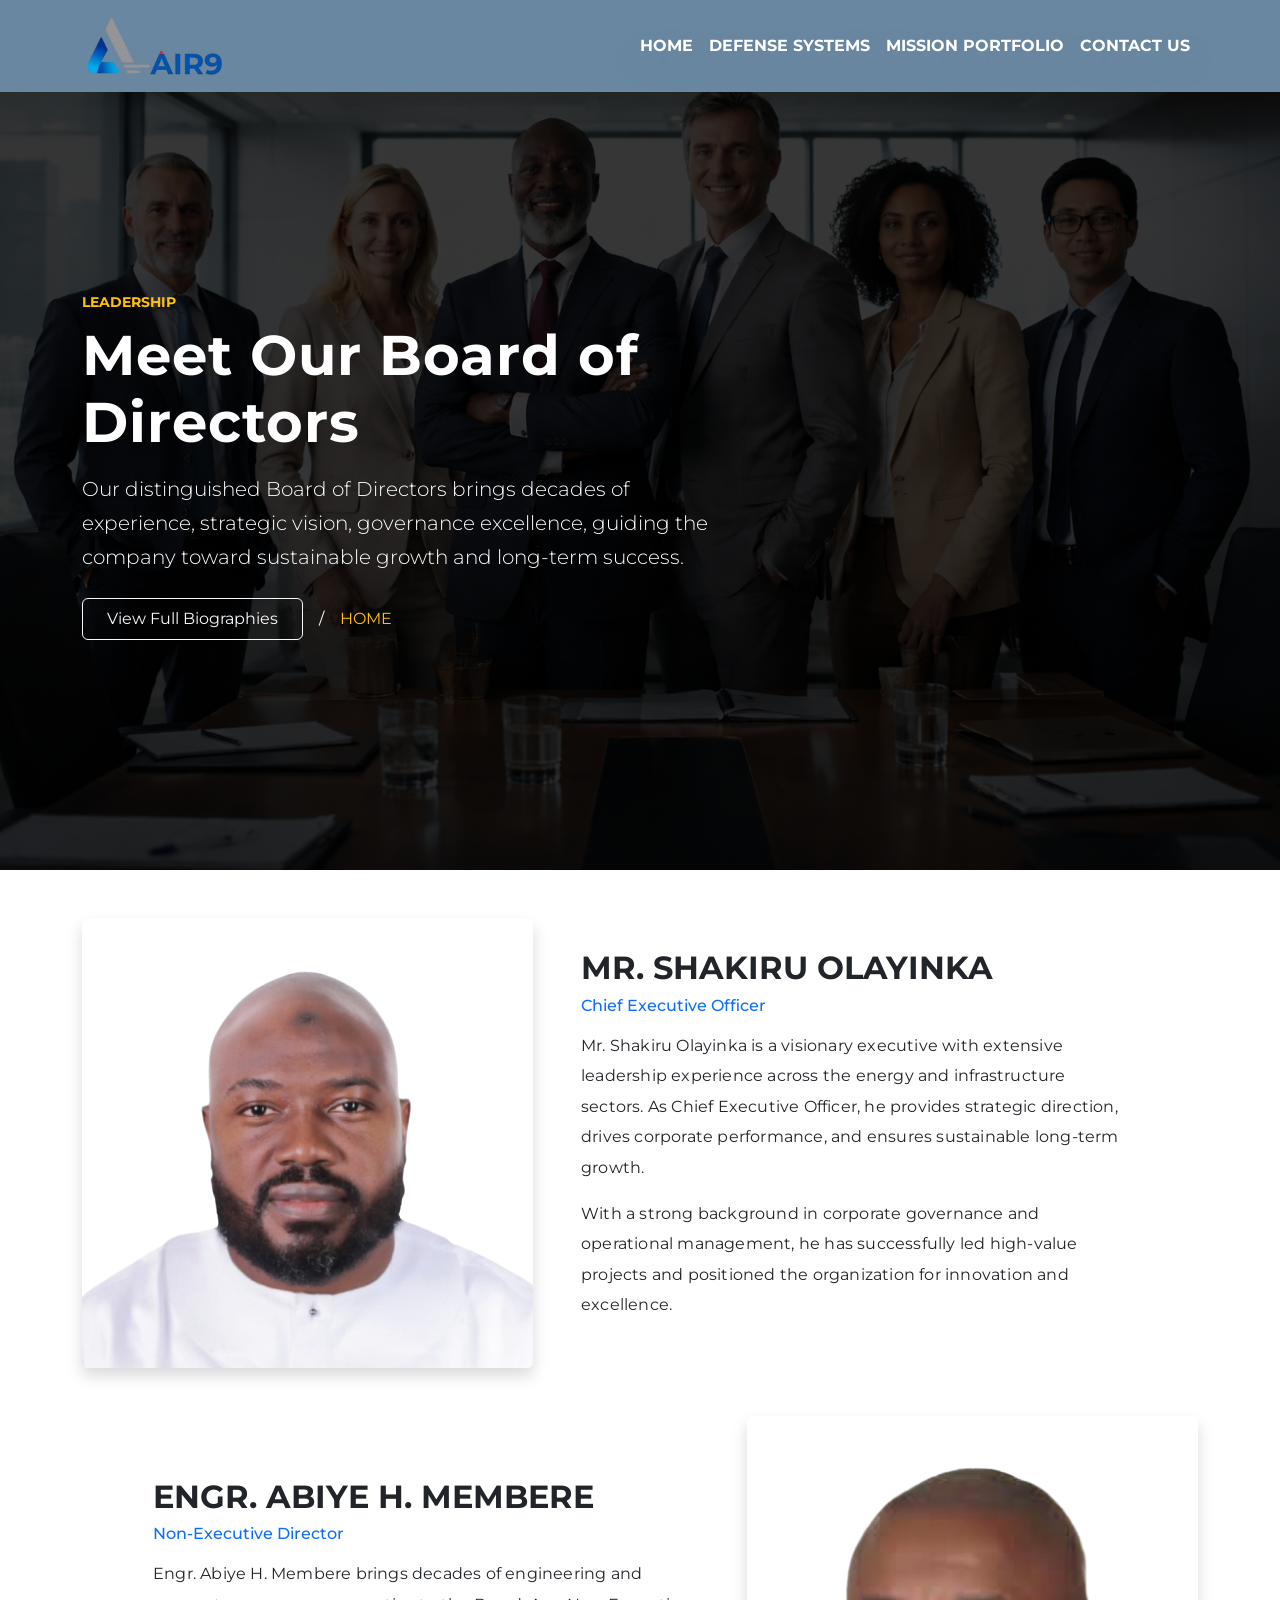
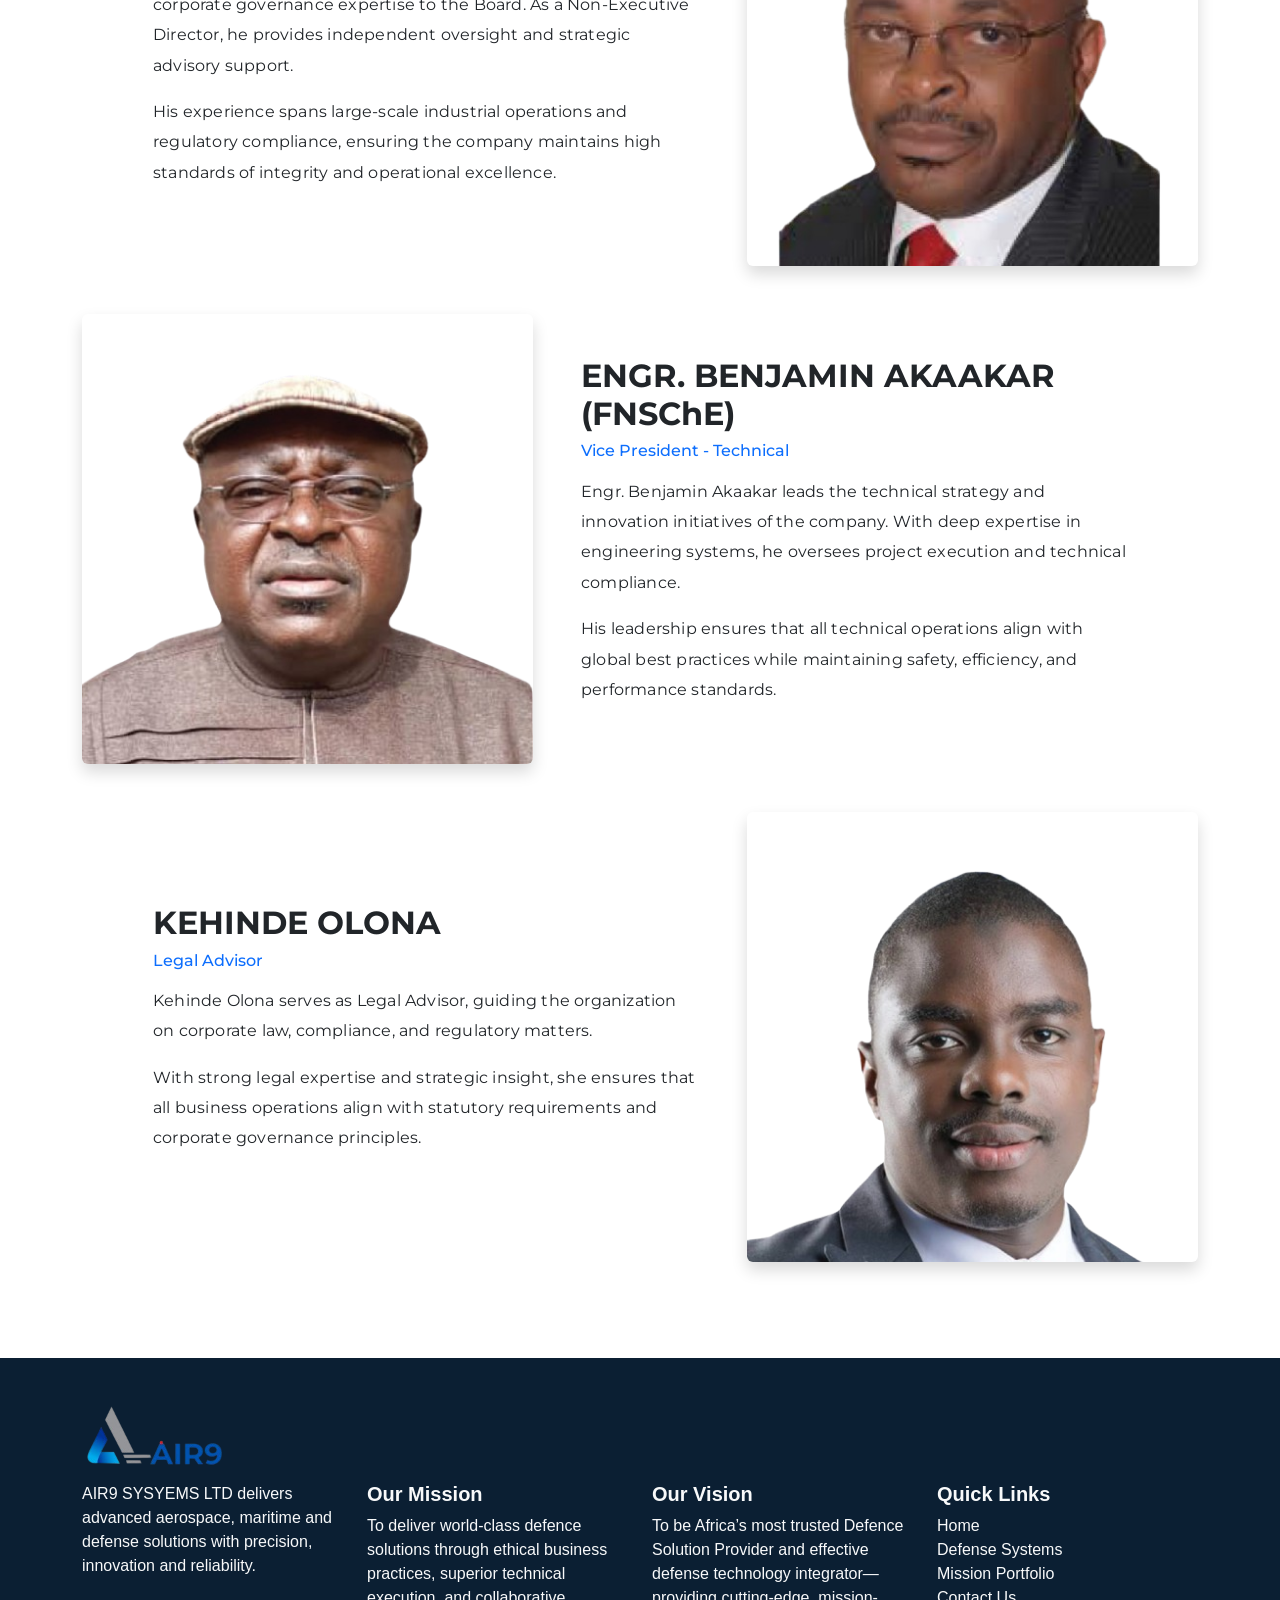
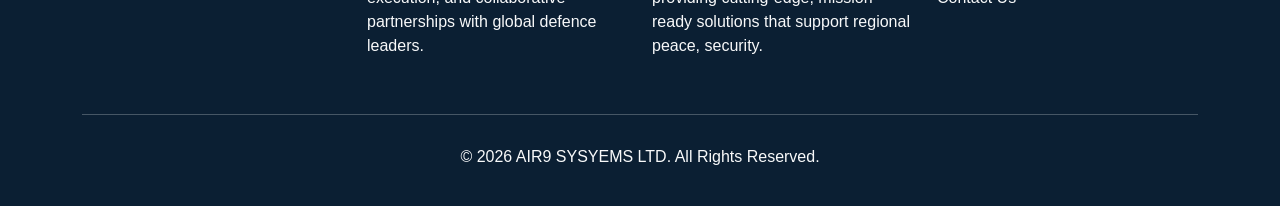
<file: bio.html>
<!doctype html>
<html lang="en">
  <head>
    <meta charset="UTF-8" />
    <meta name="viewport" content="width=device-width, initial-scale=1.0" />
    <title>Board Biographies</title>
    <link
      href="https://cdn.jsdelivr.net/npm/bootstrap@5.0.2/dist/css/bootstrap.min.css"
      rel="stylesheet"
      integrity="sha384-EVSTQN3/azprG1Anm3QDgpJLIm9Nao0Yz1ztcQTwFspd3yD65VohhpuuCOmLASjC"
      crossorigin="anonymous"
    />
    <link
      href="https://fonts.googleapis.com/css2?family=Montserrat:wght@600;700;800&family=Poppins:wght@300;400;500;600&display=swap"
      rel="stylesheet"
    />

    <link
      rel="stylesheet"
      href="https://cdn.jsdelivr.net/npm/bootstrap-icons@1.13.1/font/bootstrap-icons.min.css"
    />
    <link
      rel="shortcut icon"
      href="IMAGES/30dbe4fa-3ac6-4800-bad0-9c87b84020b6 copy.png"
    />
    <link href="https://unpkg.com/aos@2.3.4/dist/aos.css" rel="stylesheet" />
    <link rel="stylesheet" href="bio.css" />
  </head>
  <body>
    <!-- PAGE LOADER -->
    <div id="page-loader">
      <div class="loader-ring"></div>
    </div>

    <nav
      class="navbar navbar-expand-lg navbar-dark py-3 fixed-top"
      style="background: #6a87a1"
    >
      <div class="container">
        <a href="index.html" class="text-decoration-none">
          <img
            class="nav-logo"
            src="IMAGES/Air9-logo-removebg-preview.png"
            loading="lazy"
            alt="AIR9 Logo"
          />
        </a>

        <button
          class="navbar-toggler"
          type="button"
          data-bs-toggle="collapse"
          data-bs-target="#navmenu"
        >
          <span class="navbar-toggler-icon"></span>
        </button>

        <div class="collapse navbar-collapse" id="navmenu">
          <ul class="navbar-nav ms-auto font-style nav-font">
            <li class="nav-item">
              <a
                class="nav-link display-5 fs-6 fw-bold"
                href="index.html"
                style="color: white !important"
                >HOME</a
              >
            </li>

            <li class="nav-item">
              <a
                class="nav-link display-5 fs-6 fw-bold"
                href="defense-system.html"
                style="color: white !important"
                >DEFENSE SYSTEMS</a
              >
            </li>
            <li class="nav-item">
              <a
                class="nav-link display-5 fs-6 fw-bold"
                href="gallery.html"
                style="color: white !important"
                >MISSION PORTFOLIO</a
              >
            </li>
            <li class="nav-item dropdown">
              <a
                class="nav-link display-5 fs-6 fw-bold"
                href="#"
                id="contactDropdown"
                role="button"
                data-bs-toggle="dropdown"
                aria-expanded="false"
                style="color: white !important"
              >
                CONTACT US
              </a>

              <ul
                class="dropdown-menu custom-dropdown dropdown-menu-end"
                aria-labelledby="contactDropdown"
              >
                <li>
                  <a
                    class="dropdown-item gap-2"
                    style="display: flex; align-items: center !important"
                    href="contact.html"
                  >
                    <i class="bi bi-das icon"></i>
                    <b>Send A Message</b>
                  </a>
                </li>
                <li>
                  <a
                    class="dropdown-item gap-2"
                    style="display: flex; align-items: center !important"
                    href="procurement.html"
                  >
                    <i class="bi bi-das icon"></i>
                    <b> Procurement & Inquiry</b>
                  </a>
                </li>
              </ul>
            </li>
            <!--  -->
          </ul>
        </div>
      </div>
    </nav>
    <!-- HERO SECTION -->
    <section class="board-hero d-flex align-items-center">
      <div class="container">
        <div class="hero-content text-white">
          <small class="text-warning fw-bold">LEADERSHIP</small>

          <h1 class="display-4 fw-bold mt-2" data-aos="fade-up">
            Meet Our Board of Directors
          </h1>

          <p class="lead mt-3">
            Our distinguished Board of Directors brings decades of experience,
            strategic vision, governance excellence, guiding the company toward
            sustainable growth and long-term success.
          </p>

          <div class="mt-4 d-flex hover-home gap-3 align-items-center">
            <a href="#directors" class="btn btn-outline-light px-4 py-2">
              View Full Biographies
            </a>
            /
            <a
              class="text-decoration-none home-anchor text-warning"
              href="index.html"
              >HOME</a
            >
          </div>
        </div>
      </div>
    </section>

    <!-- BIOGRAPHY SECTION -->
    <section id="directors" class="py-5">
      <div class="container">
        <!-- Director 1 -->
        <div id="shakiru" class="row align-items-center gap-4 mb-5">
          <div class="col-md-12 col-lg-5">
            <img
              src="IMAGES/shakiru-olayinka-removebg-preview.png"
              class="img-fluid rounded shadow director-img"
            />
          </div>
          <div class="col-md-12 col-lg-6">
            <h2 class="fw-bold">MR. SHAKIRU OLAYINKA</h2>
            <h6 class="text-primary mb-3">Chief Executive Officer</h6>
            <p style="line-height: 1.9; letter-spacing: 0.2px">
              Mr. Shakiru Olayinka is a visionary executive with extensive
              leadership experience across the energy and infrastructure
              sectors. As Chief Executive Officer, he provides strategic
              direction, drives corporate performance, and ensures sustainable
              long-term growth.
            </p>
            <p style="line-height: 1.9; letter-spacing: 0.2px">
              With a strong background in corporate governance and operational
              management, he has successfully led high-value projects and
              positioned the organization for innovation and excellence.
            </p>
          </div>
        </div>

        <!-- Director 2 -->
        <div
          id="abiye"
          class="row align-items-center gap-4 mb-5 flex-md-row-reverse"
        >
          <div class="col-md-12 col-lg-5">
            <img
              src="IMAGES/engr-abiye-removebg-preview.png"
              class="img-fluid rounded shadow director-img"
            />
          </div>
          <div class="col-md-12 col-lg-6">
            <h2 class="fw-bold">ENGR. ABIYE H. MEMBERE</h2>
            <h6 class="text-primary mb-3">Non-Executive Director</h6>
            <p style="line-height: 1.9; letter-spacing: 0.2px">
              Engr. Abiye H. Membere brings decades of engineering and corporate
              governance expertise to the Board. As a Non-Executive Director, he
              provides independent oversight and strategic advisory support.
            </p>
            <p style="line-height: 1.9; letter-spacing: 0.2px">
              His experience spans large-scale industrial operations and
              regulatory compliance, ensuring the company maintains high
              standards of integrity and operational excellence.
            </p>
          </div>
        </div>

        <!-- Director 3 -->
        <div id="benjamin" class="row align-items-center gap-4 mb-5">
          <div class="col-md-12 col-lg-5">
            <img
              src="IMAGES/engr-benjamin-removebg-preview.png"
              class="img-fluid rounded shadow director-img"
            />
          </div>
          <div class="col-md-12 col-lg-6">
            <h2 class="fw-bold">ENGR. BENJAMIN AKAAKAR (FNSChE)</h2>
            <h6 class="text-primary mb-3">Vice President - Technical</h6>
            <p style="line-height: 1.9; letter-spacing: 0.2px">
              Engr. Benjamin Akaakar leads the technical strategy and innovation
              initiatives of the company. With deep expertise in engineering
              systems, he oversees project execution and technical compliance.
            </p>
            <p style="line-height: 1.9; letter-spacing: 0.2px">
              His leadership ensures that all technical operations align with
              global best practices while maintaining safety, efficiency, and
              performance standards.
            </p>
          </div>
        </div>

        <!-- Director 4 -->
        <div
          id="kehinde"
          class="row align-items-center gap-4 mb-5 flex-md-row-reverse"
        >
          <div class="col-md-12 col-lg-5">
            <img
              src="IMAGES/kehinde-olona-removebg-preview.png"
              class="img-fluid rounded shadow director-img"
            />
          </div>
          <div class="col-md-12 col-lg-6">
            <h2 class="fw-bold">KEHINDE OLONA</h2>
            <h6 class="text-primary mb-3">Legal Advisor</h6>
            <p style="line-height: 1.9; letter-spacing: 0.2px">
              Kehinde Olona serves as Legal Advisor, guiding the organization on
              corporate law, compliance, and regulatory matters.
            </p>
            <p style="line-height: 1.9; letter-spacing: 0.2px">
              With strong legal expertise and strategic insight, she ensures
              that all business operations align with statutory requirements and
              corporate governance principles.
            </p>
          </div>
        </div>
      </div>
    </section>

    <!-- FOOTER -->

    <footer
      class="text-light pt-5 pb-4"
      style="background-color: #0b1f33"
    >
      <div class="container">
        <div class="mb-3">
          <a href="#home" class="fw-bold"
            ><img
              class="nav-logo"
              src="IMAGES/Air9-logo-removebg-preview.png"
              loading="lazy"
              alt="nav-logo"
          /></a>
        </div>
        <div class="row">
          <!-- Company Info -->
          <div class="col-lg-3 mb-4">
            <p>
              AIR9 SYSYEMS LTD delivers advanced aerospace, maritime and defense
              solutions with precision, innovation and reliability.
            </p>
          </div>

          <!-- Mission -->
          <div class="col-lg-3 mb-4">
            <h5 class="fw-bold">Our Mission</h5>
            <p>
              To deliver world-class defence solutions through ethical business
              practices, superior technical execution, and collaborative
              partnerships with global defence leaders.
            </p>
          </div>

          <!-- Vision -->
          <div class="col-lg-3 mb-4">
            <h5 class="fw-bold">Our Vision</h5>
            <p>
              To be Africa’s most trusted Defence Solution Provider and
              effective defense technology integrator—providing cutting-edge,
              mission-ready solutions that support regional peace, security.
            </p>
          </div>

          <!-- Quick Links -->
          <div class="col-lg-3 mb-4">
            <h5 class="fw-bold">Quick Links</h5>
            <ul class="list-unstyled quick-links">
              <li>
                <a href="#home" class="text-light text-decoration-none">Home</a>
              </li>
              <li>
                <a
                  href="defense-system.html"
                  class="text-light text-decoration-none"
                  >Defense Systems</a
                >
              </li>
              <li>
                <a href="gallery.html" class="text-light text-decoration-none"
                  >Mission Portfolio</a
                >
              </li>
              <li>
                <a href="contact.html" class="text-light text-decoration-none"
                  >Contact Us</a
                >
              </li>
            </ul>
          </div>
        </div>

        <hr class="border-light" />

        <!-- Bottom -->
        <div
          class="text-center font-style py-3 display-6 fs-6 d-flex align-items-center justify-content-center flex-column gap-2"
        >
          <span>© 2026 AIR9 SYSYEMS LTD. All Rights Reserved.</span>
        </div>
      </div>
    </footer>

    <script
      src="https://cdn.jsdelivr.net/npm/bootstrap@5.0.2/dist/js/bootstrap.bundle.min.js"
      integrity="sha384-MrcW6ZMFYlzcLA8Nl+NtUVF0sA7MsXsP1UyJoMp4YLEuNSfAP+JcXn/tWtIaxVXM"
      crossorigin="anonymous"
    ></script>

    <!--  -->
    <script>
      document.addEventListener("DOMContentLoaded", function () {
        const loader = document.getElementById("page-loader");

        if (loader) {
          loader.classList.add("fade-out");

          // Optional: remove it fully after animation
          setTimeout(() => {
            loader.style.display = "none";
          }, 500); // match your CSS transition time
        }
      });
    </script>
    <!--  -->
    <script src="https://unpkg.com/aos@2.3.4/dist/aos.js"></script>
    <script>
      AOS.init({
        duration: 1000,
        once: true,
        easing: "ease-in-out",
      });
    </script>
  </body>
</html>
</file>
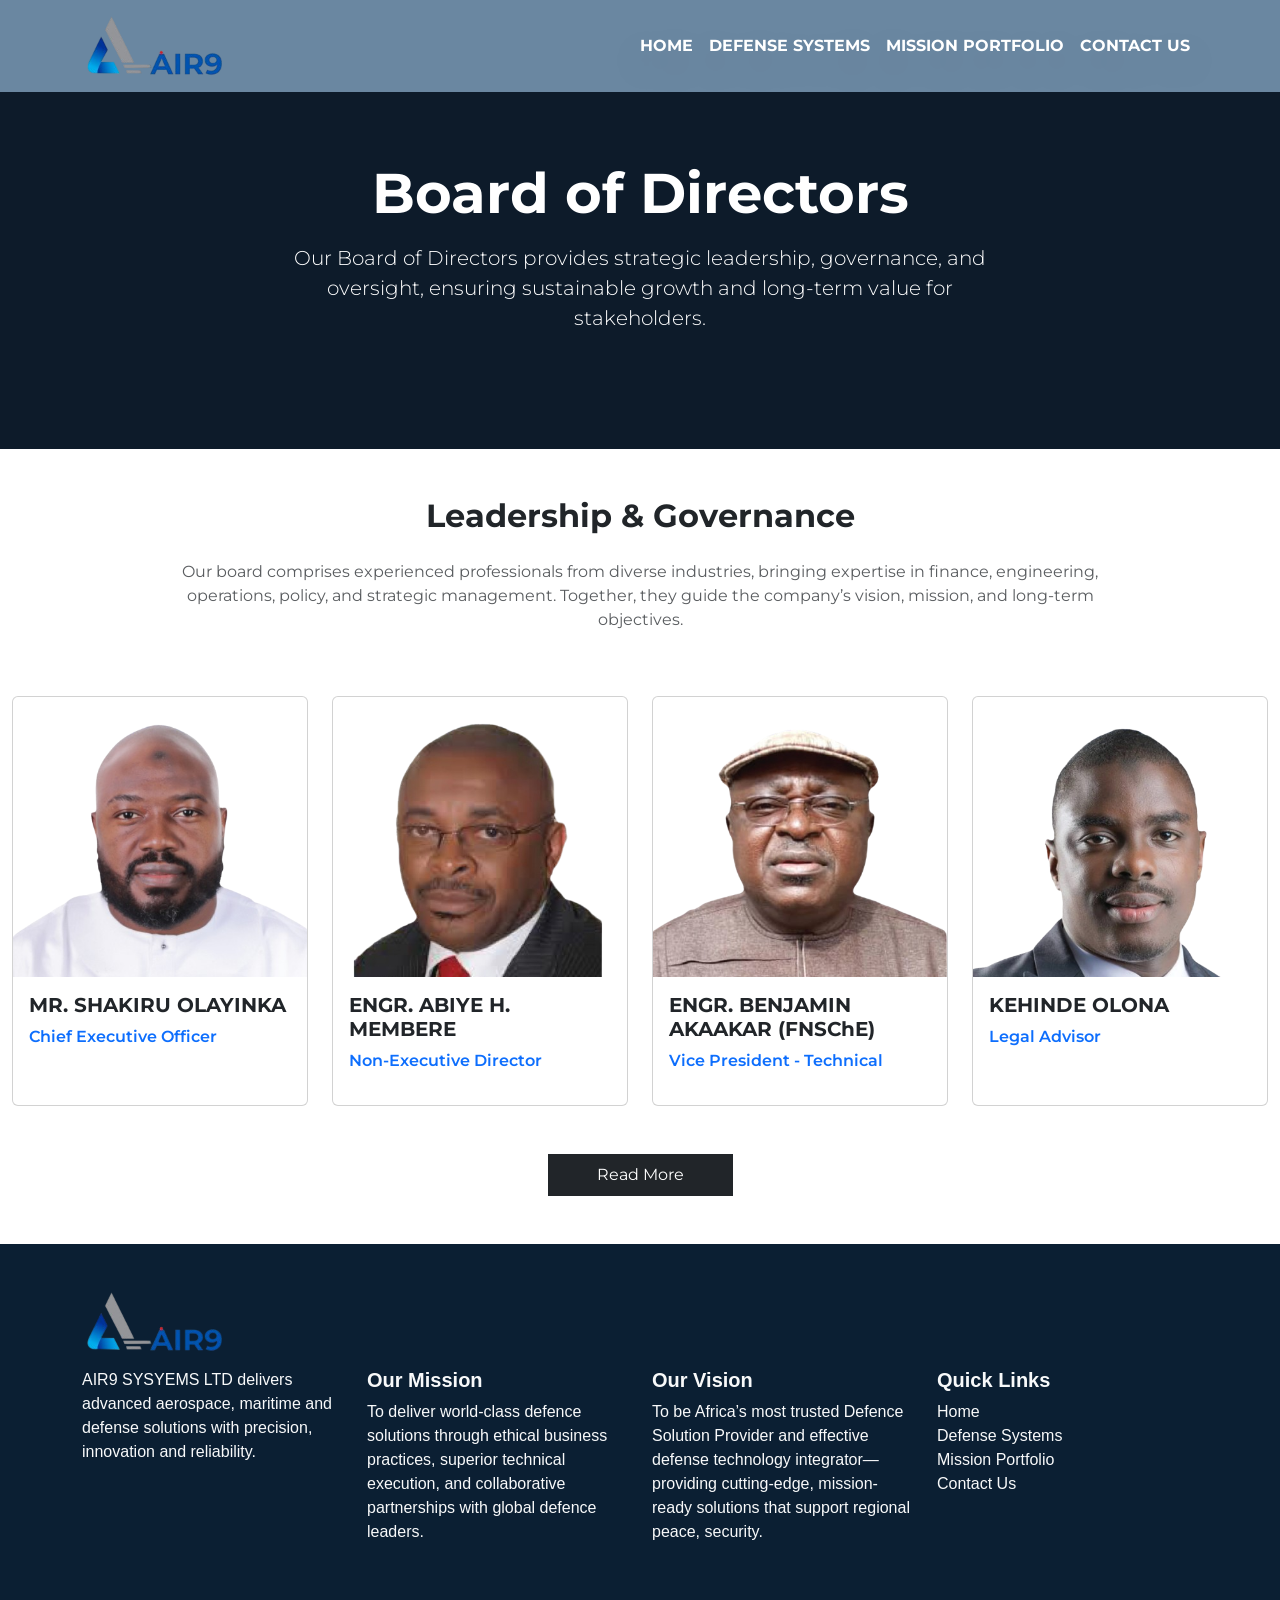
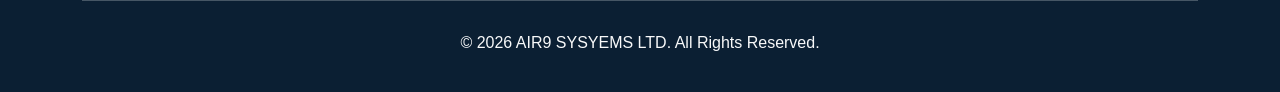
<file: board-of-directors.html>
<!doctype html>
<html lang="en">
  <head>
    <meta charset="UTF-8" />
    <meta name="viewport" content="width=device-width, initial-scale=1.0" />
    <title>Board of Directors</title>
    <link
      href="https://cdn.jsdelivr.net/npm/bootstrap@5.0.2/dist/css/bootstrap.min.css"
      rel="stylesheet"
      integrity="sha384-EVSTQN3/azprG1Anm3QDgpJLIm9Nao0Yz1ztcQTwFspd3yD65VohhpuuCOmLASjC"
      crossorigin="anonymous"
    />
    <link
      href="https://fonts.googleapis.com/css2?family=Montserrat:wght@600;700;800&family=Poppins:wght@300;400;500;600&display=swap"
      rel="stylesheet"
    />

    <link
      rel="stylesheet"
      href="https://cdn.jsdelivr.net/npm/bootstrap-icons@1.13.1/font/bootstrap-icons.min.css"
    />
    <link
      rel="shortcut icon"
      href="IMAGES/30dbe4fa-3ac6-4800-bad0-9c87b84020b6 copy.png"
    />
    <link href="https://unpkg.com/aos@2.3.4/dist/aos.css" rel="stylesheet" />
    <link rel="stylesheet" href="board-directors.css" />
  </head>
  <body>
    <!-- PAGE LOADER -->
    <div id="page-loader">
      <div class="loader-ring"></div>
    </div>

    <nav
      class="navbar navbar-expand-lg navbar-dark py-3 fixed-top"
      style="background: #6a87a1"
    >
      <div class="container">
        <a href="index.html" class="text-decoration-none">
          <img
            class="nav-logo"
            src="IMAGES/Air9-logo-removebg-preview.png"
            loading="lazy"
            alt="AIR9 Logo"
          />
        </a>

        <button
          class="navbar-toggler"
          type="button"
          data-bs-toggle="collapse"
          data-bs-target="#navmenu"
        >
          <span class="navbar-toggler-icon"></span>
        </button>

        <div class="collapse navbar-collapse" id="navmenu">
          <ul class="navbar-nav ms-auto font-style nav-font">
            <li class="nav-item">
              <a
                class="nav-link display-5 fs-6 fw-bold"
                href="index.html"
                style="color: white !important"
                >HOME</a
              >
            </li>

            <li class="nav-item">
              <a
                class="nav-link display-5 fs-6 fw-bold"
                href="defense-system.html"
                style="color: white !important"
                >DEFENSE SYSTEMS</a
              >
            </li>
            <li class="nav-item">
              <a
                class="nav-link display-5 fs-6 fw-bold"
                href="gallery.html"
                style="color: white !important"
                >MISSION PORTFOLIO</a
              >
            </li>
            <li class="nav-item dropdown">
              <a
                class="nav-link display-5 fs-6 fw-bold"
                href="#"
                id="contactDropdown"
                role="button"
                data-bs-toggle="dropdown"
                aria-expanded="false"
                style="color: white !important"
              >
                CONTACT US
              </a>

              <ul
                class="dropdown-menu custom-dropdown dropdown-menu-end"
                aria-labelledby="contactDropdown"
              >
                <li>
                  <a
                    class="dropdown-item gap-2"
                    style="display: flex; align-items: center !important"
                    href="contact.html"
                  >
                    <i class="bi bi-das icon"></i>
                    <b>Send A Message</b>
                  </a>
                </li>
                <li>
                  <a
                    class="dropdown-item gap-2"
                    style="display: flex; align-items: center !important"
                    href="procurement.html"
                  >
                    <i class="bi bi-das icon"></i>
                    <b> Procurement & Inquiry</b>
                  </a>
                </li>
              </ul>
            </li>
            <!--  -->
          </ul>
        </div>
      </div>
    </nav>

    <!-- HERO SECTION -->
    <section class="hero-section text-white text-center">
      <div class="container">
        <div class="row justify-content-center">
          <div class="col-12 col-md-10 col-lg-8">
            <h1 class="display-4 fw-bold" data-aos="fade-up">
              Board of Directors
            </h1>

            <p class="lead mt-3">
              Our Board of Directors provides strategic leadership, governance,
              and oversight, ensuring sustainable growth and long-term value for
              stakeholders.
            </p>
          </div>
        </div>
      </div>
    </section>

    <!-- INTRO SECTION -->
    <section class="py-5">
      <div class="container">
        <div class="row">
          <div class="col-lg-10 mx-auto text-center">
            <h2 class="fw-bold mb-4">Leadership & Governance</h2>
            <p class="text-muted">
              Our board comprises experienced professionals from diverse
              industries, bringing expertise in finance, engineering,
              operations, policy, and strategic management. Together, they guide
              the company’s vision, mission, and long-term objectives.
            </p>
          </div>
        </div>
      </div>
    </section>

    <!-- DIRECTORS SECTION -->
    <section class="pb-5">
      <div class="container-fluid">
        <div class="row g-4">
          <!-- Director 1 -->
          <div class="col-lg-3 col-md-6 col-12">
            <div class="card director-card h-100">
              <img
                src="IMAGES/shakiru-olayinka-removebg-preview.png"
                class="card-img-top"
                alt="Director Name"
              />
              <div class="card-body">
                <h5 class="card-title fw-bold">MR. SHAKIRU OLAYINKA</h5>
                <p class="text-primary fw-semibold">Chief Executive Officer</p>
              </div>
            </div>
          </div>

          <!-- Director 2 -->
          <div class="col-lg-3 col-md-6 col-12">
            <div class="card director-card h-100">
              <img
                src="IMAGES/engr-abiye-removebg-preview.png"
                class="card-img-top"
                alt="Director Name"
              />
              <div class="card-body">
                <h5 class="card-title fw-bold">ENGR. ABIYE H. MEMBERE</h5>
                <p class="text-primary fw-semibold">Non-Executive Director</p>
              </div>
            </div>
          </div>

          <!-- Director 3 -->
          <div class="col-lg-3 col-md-6 col-12">
            <div class="card director-card h-100">
              <img
                src="IMAGES/engr-benjamin-removebg-preview.png"
                class="card-img-top"
                alt="Director Name"
              />
              <div class="card-body">
                <h5 class="card-title fw-bold">
                  ENGR. BENJAMIN AKAAKAR (FNSChE)
                </h5>
                <p class="text-primary fw-semibold">
                  Vice President - Technical
                </p>
              </div>
            </div>
          </div>

          <!-- Director 4 -->
          <div class="col-lg-3 col-md-6 col-12">
            <div class="card director-card h-100">
              <img
                src="IMAGES/kehinde-olona-removebg-preview.png"
                class="card-img-top"
                alt="Director Name"
              />
              <div class="card-body">
                <h5 class="card-title fw-bold">KEHINDE OLONA</h5>
                <p class="text-primary fw-semibold">Legal Advisor</p>
              </div>
            </div>
          </div>

          <!--  -->
          <div class="col-12 text-center mt-5">
            <a
              href="bio.html"
              class="px-5 py-2 font-style rounded-0 btn btn-dark"
              >Read More</a
            >
          </div>
        </div>
      </div>
    </section>

    <!-- FOOTER -->

    <footer
      class="text-light pt-5 pb-4"
      style="background-color: #0b1f33"
    >
      <div class="container">
        <div class="mb-3">
          <a href="#home" class="fw-bold"
            ><img
              class="nav-logo"
              src="IMAGES/Air9-logo-removebg-preview.png"
              loading="lazy"
              alt="nav-logo"
          /></a>
        </div>
        <div class="row">
          <!-- Company Info -->
          <div class="col-lg-3 mb-4">
            <p>
              AIR9 SYSYEMS LTD delivers advanced aerospace, maritime and defense
              solutions with precision, innovation and reliability.
            </p>
          </div>

          <!-- Mission -->
          <div class="col-lg-3 mb-4">
            <h5 class="fw-bold">Our Mission</h5>
            <p>
              To deliver world-class defence solutions through ethical business
              practices, superior technical execution, and collaborative
              partnerships with global defence leaders.
            </p>
          </div>

          <!-- Vision -->
          <div class="col-lg-3 mb-4">
            <h5 class="fw-bold">Our Vision</h5>
            <p>
              To be Africa’s most trusted Defence Solution Provider and
              effective defense technology integrator—providing cutting-edge,
              mission-ready solutions that support regional peace, security.
            </p>
          </div>

          <!-- Quick Links -->
          <div class="col-lg-3 mb-4">
            <h5 class="fw-bold">Quick Links</h5>
            <ul class="list-unstyled quick-links">
              <li>
                <a href="#home" class="text-light text-decoration-none">Home</a>
              </li>
              <li>
                <a
                  href="defense-system.html"
                  class="text-light text-decoration-none"
                  >Defense Systems</a
                >
              </li>
              <li>
                <a href="gallery.html" class="text-light text-decoration-none"
                  >Mission Portfolio</a
                >
              </li>
              <li>
                <a href="contact.html" class="text-light text-decoration-none"
                  >Contact Us</a
                >
              </li>
            </ul>
          </div>
        </div>

        <hr class="border-light" />

        <!-- Bottom -->
        <div
          class="text-center font-style py-3 display-6 fs-6 d-flex align-items-center justify-content-center flex-column gap-2"
        >
          <span>© 2026 AIR9 SYSYEMS LTD. All Rights Reserved.</span>
        </div>
      </div>
    </footer>

    <script
      src="https://cdn.jsdelivr.net/npm/bootstrap@5.0.2/dist/js/bootstrap.bundle.min.js"
      integrity="sha384-MrcW6ZMFYlzcLA8Nl+NtUVF0sA7MsXsP1UyJoMp4YLEuNSfAP+JcXn/tWtIaxVXM"
      crossorigin="anonymous"
    ></script>

    <!--  -->
    <script>
      document.addEventListener("DOMContentLoaded", function () {
        const loader = document.getElementById("page-loader");

        if (loader) {
          loader.classList.add("fade-out");

          // Optional: remove it fully after animation
          setTimeout(() => {
            loader.style.display = "none";
          }, 500); // match your CSS transition time
        }
      });
    </script>
    <!--  -->
    <script src="https://unpkg.com/aos@2.3.4/dist/aos.js"></script>
    <script>
      AOS.init({
        duration: 1000,
        once: true,
        easing: "ease-in-out",
      });
    </script>
  </body>
</html>
</file>
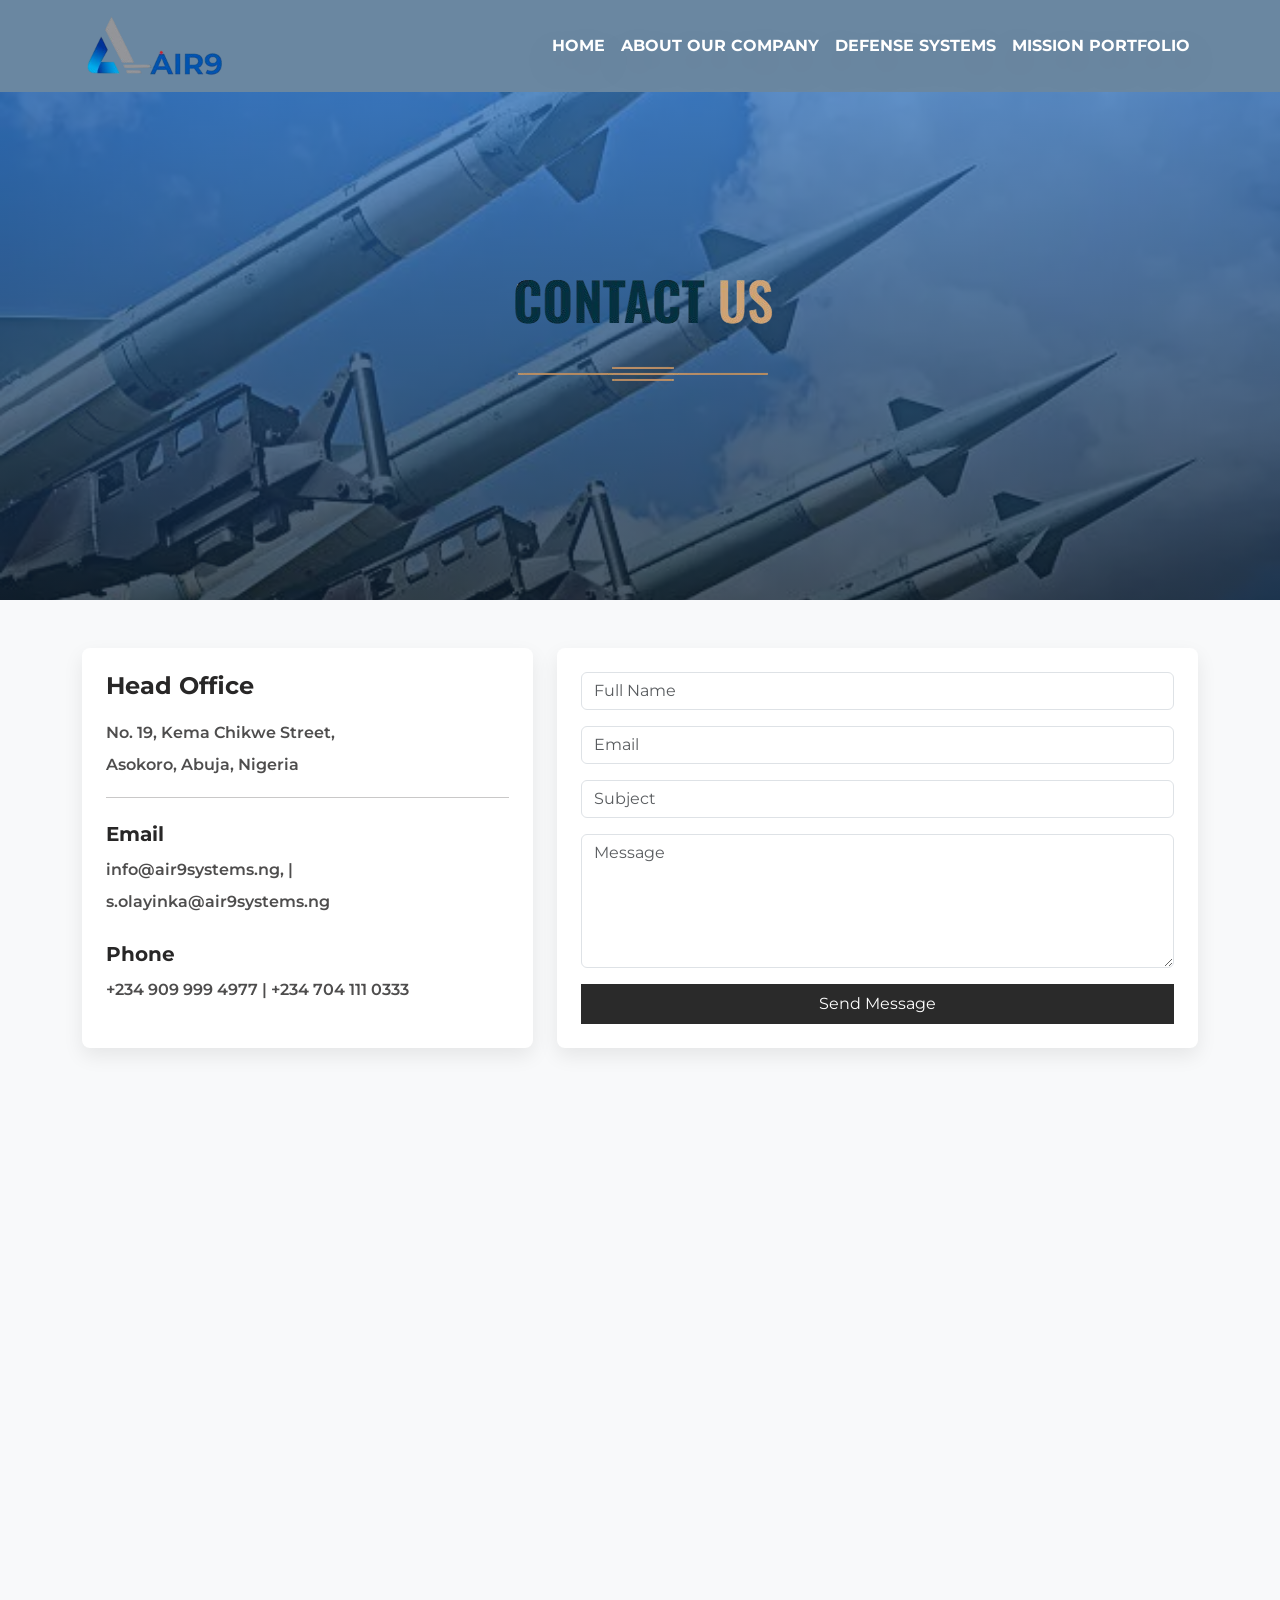
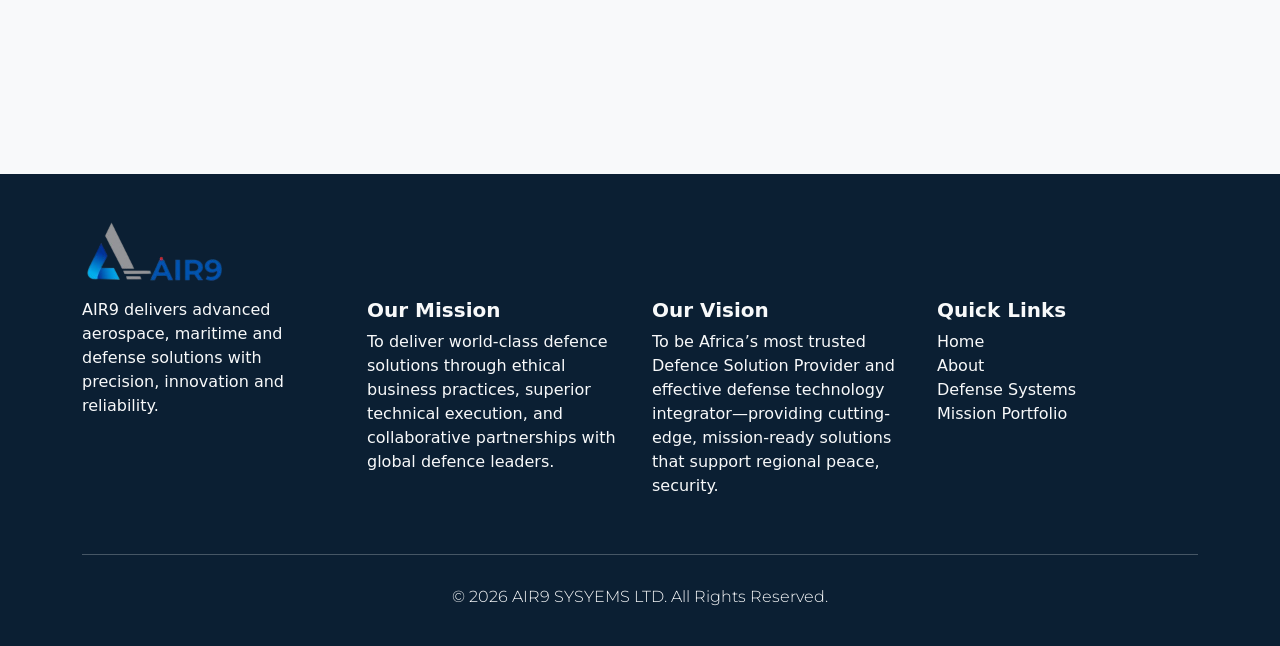
<file: contact.html>
<!doctype html>
<html lang="en">
  <head>
    <meta charset="UTF-8" />
    <meta name="viewport" content="width=device-width, initial-scale=1.0" />
    <title>Contact Us</title>
    <link
      href="https://cdn.jsdelivr.net/npm/bootstrap@5.0.2/dist/css/bootstrap.min.css"
      rel="stylesheet"
      integrity="sha384-EVSTQN3/azprG1Anm3QDgpJLIm9Nao0Yz1ztcQTwFspd3yD65VohhpuuCOmLASjC"
      crossorigin="anonymous"
    />
    <link
      href="https://fonts.googleapis.com/css2?family=Montserrat:wght@600;700;800&family=Poppins:wght@300;400;500;600&display=swap"
      rel="stylesheet"
    />
    <link
      rel="stylesheet"
      href="https://cdn.jsdelivr.net/npm/bootstrap-icons@1.13.1/font/bootstrap-icons.min.css"
    />
    <link
      rel="shortcut icon"
      href="IMAGES/30dbe4fa-3ac6-4800-bad0-9c87b84020b6 copy.png"
    />
    <link rel="stylesheet" href="contact.css" />
  </head>
  <body id="home">
    <!-- PAGE LOADER -->
    <div id="page-loader">
      <div class="loader-ring"></div>
    </div>
    <nav
      class="navbar navbar-expand-lg navbar-dark py-3 fixed-top"
      style="background: #6a87a1"
    >
      <div class="container">
        <a href="index.html" class="text-decoration-none"
          ><img
            class="nav-logo"
            src="IMAGES/Air9-logo-removebg-preview.png"
            loading="lazy"
            alt="Air9-logo"
        /></a>

        <button
          class="navbar-toggler"
          type="button"
          data-bs-toggle="collapse"
          data-bs-target="#navmenu"
        >
          <span class="navbar-toggler-icon"></span>
        </button>

        <div class="collapse navbar-collapse" id="navmenu">
          <ul class="navbar-nav ms-auto font-style">
            <li class="nav-item">
              <a
                class="nav-link display-5 fs-6 fw-bold"
                href="index.html"
                style="color: white !important"
                >HOME</a
              >
            </li>
            <!-- drop-down -->
            <li class="nav-item dropdown">
              <a
                class="nav-link display-5 fs-6 fw-bold"
                href="#"
                id="contactDropdown"
                role="button"
                data-bs-toggle="dropdown"
                aria-expanded="false"
                style="color: white !important"
              >
                ABOUT OUR COMPANY
              </a>

              <ul class="dropdown-menu custom-dropdown dropdown-menu-end">
                <li>
                  <a
                    class="dropdown-item gap-2"
                    style="display: flex; align-items: center !important"
                    href="about.html"
                  >
                    <i class="bi bi-das icon"></i>
                    <b class="fst-normal fw-normal">Who We Are</b>
                  </a>
                </li>

                <li>
                  <a
                    class="dropdown-item gap-2"
                    style="display: flex; align-items: center !important"
                    href="board-of-directors.html"
                  >
                    <i class="bi bi-das icon"></i>
                    <b class="fst-normal fw-normal"> Board Of Directors </b>
                  </a>
                </li>
              </ul>
            </li>
            <!--  -->
            <li class="nav-item">
              <a
                class="nav-link display-5 fs-6 fw-bold"
                href="defense-system.html"
                style="color: white !important"
                >DEFENSE SYSTEMS</a
              >
            </li>
            <li class="nav-item">
              <a
                class="nav-link display-5 fs-6 fw-bold"
                href="gallery.html"
                style="color: white !important"
                >MISSION PORTFOLIO</a
              >
            </li>
          </ul>
        </div>
      </div>
    </nav>

    <section
      class="contact-hero d-flex align-items-center justify-content-center text-center text-light"
    >
      <div class="contact-background">
        <img
          src="IMAGES/contact-logo-removebg-preview.png"
          loading="lazy"
          alt="contact-hero"
        />
      </div>
    </section>

    <!-- CONTACT SECTION -->
    <section id="contact" class="contact-section py-5">
      <div class="container">
        <div class="row g-4">
          <!-- ADDRESS SIDE -->
          <div class="col-lg-5">
            <div class="contact-info font-style p-4 h-100">
              <h4 class="fw-bold mb-3">Head Office</h4>
              <p>
                No. 19, Kema Chikwe Street, <br />
                Asokoro, Abuja, Nigeria
              </p>

              <hr />

              <h5 class="fw-bold mt-4">Email</h5>
              <p>
                info@air9systems.ng, |<br />
                s.olayinka@air9systems.ng
              </p>

              <h5 class="fw-bold mt-4">Phone</h5>
              <p>+234 909 999 4977 | +234 704 111 0333</p>
            </div>
          </div>

          <!-- FORM SIDE -->
          <div class="col-lg-7">
            <form
              class="contact-form p-4 font-style"
              action="contact.php"
              method="POST"
            >
              <div class="mb-3">
                <input
                  type="text"
                  class="form-control"
                  name="fullname"
                  placeholder="Full Name"
                  required
                />
              </div>

              <div class="mb-3">
                <input
                  type="email"
                  class="form-control"
                  name="email"
                  placeholder="Email"
                  required
                />
              </div>

              <div class="mb-3">
                <input
                  type="text"
                  class="form-control"
                  name="subject"
                  placeholder="Subject"
                  required
                />
              </div>

              <div class="mb-3">
                <textarea
                  class="form-control"
                  rows="5"
                  name="message"
                  placeholder="Message"
                  required
                ></textarea>
              </div>

              <button type="submit" class="p-2 px-3 w-100">Send Message</button>
            </form>
          </div>
        </div>
      </div>

      <!-- MAP -->
      <div class="map-area mt-5">
        <iframe
          src="https://www.google.com/maps/embed?pb=!1m18!1m12!1m3!1d3940.4384329893774!2d7.511073474827162!3d9.023708489072146!2m3!1f0!2f0!3f0!3m2!1i1024!2i768!4f13.1!3m3!1m2!1s0x104e0c080f40f677%3A0x65ae730b9f9bafa0!2s19%20Kema%20Chikwe%20St%2C%20Gudu%2C%20Aso%20900110%2C%20Federal%20Capital%20Territory!5e0!3m2!1sen!2sng!4v1771195402789!5m2!1sen!2sng"
          style="border: 0; width: 100%; height: 70vh"
          title="Google Map showing AIR9 office location"
          allowfullscreen=""
          loading="lazy"
          referrerpolicy="no-referrer-when-downgrade"
        ></iframe>
      </div>
    </section>

    <!-- FOOTER -->

    <footer
      class="text-light pt-5 pb-4"
      style="background-color: #0b1f33"
    >
      <div class="container">
        <div class="mb-3">
          <a href="#home" class="fw-bold"
            ><img
              class="nav-logo"
              src="IMAGES/Air9-logo-removebg-preview.png"
              loading="lazy"
              alt="nav-logo"
          /></a>
        </div>
        <div class="row">
          <!-- Company Info -->
          <div class="col-lg-3 mb-4">
            <p>
              AIR9 delivers advanced aerospace, maritime and defense solutions
              with precision, innovation and reliability.
            </p>
          </div>

          <!-- Mission -->
          <div class="col-lg-3 mb-4">
            <h5 class="fw-bold">Our Mission</h5>
            <p>
              To deliver world-class defence solutions through ethical business
              practices, superior technical execution, and collaborative
              partnerships with global defence leaders.
            </p>
          </div>

          <!-- Vision -->
          <div class="col-lg-3 mb-4">
            <h5 class="fw-bold">Our Vision</h5>
            <p>
              To be Africa’s most trusted Defence Solution Provider and
              effective defense technology integrator—providing cutting-edge,
              mission-ready solutions that support regional peace, security.
            </p>
          </div>

          <!-- Quick Links -->
          <div class="col-lg-3 mb-4">
            <h5 class="fw-bold">Quick Links</h5>
            <ul class="list-unstyled quick-links">
              <li>
                <a href="#home" class="text-light text-decoration-none">Home</a>
              </li>
              <li>
                <a href="about.html" class="text-light text-decoration-none"
                  >About</a
                >
              </li>
              <li>
                <a
                  href="defense-system.html"
                  class="text-light text-decoration-none"
                  >Defense Systems</a
                >
              </li>
              <li>
                <a href="gallery.html" class="text-light text-decoration-none"
                  >Mission Portfolio</a
                >
              </li>
            </ul>
          </div>
        </div>

        <hr class="border-light" />

        <!-- Bottom -->
        <div
          class="text-center py-3 display-6 font-style fs-6 d-flex align-items-center justify-content-center flex-column gap-2"
        >
          <span>© 2026 AIR9 SYSYEMS LTD. All Rights Reserved.</span>
        </div>
      </div>
    </footer>

    <script
      src="https://cdn.jsdelivr.net/npm/bootstrap@5.0.2/dist/js/bootstrap.bundle.min.js"
      integrity="sha384-MrcW6ZMFYlzcLA8Nl+NtUVF0sA7MsXsP1UyJoMp4YLEuNSfAP+JcXn/tWtIaxVXM"
      crossorigin="anonymous"
    ></script>

    <script>
      document.addEventListener("DOMContentLoaded", function () {
        const loader = document.getElementById("page-loader");

        if (loader) {
          loader.classList.add("fade-out");

          // Optional: remove it fully after animation
          setTimeout(() => {
            loader.style.display = "none";
          }, 500); // match your CSS transition time
        }
      });
    </script>
    <!--  -->
    <script src="https://unpkg.com/aos@2.3.4/dist/aos.js"></script>
    <script>
      AOS.init({
        duration: 1000,
        once: true,
        easing: "ease-in-out",
      });
    </script>
  </body>
</html>
</file>
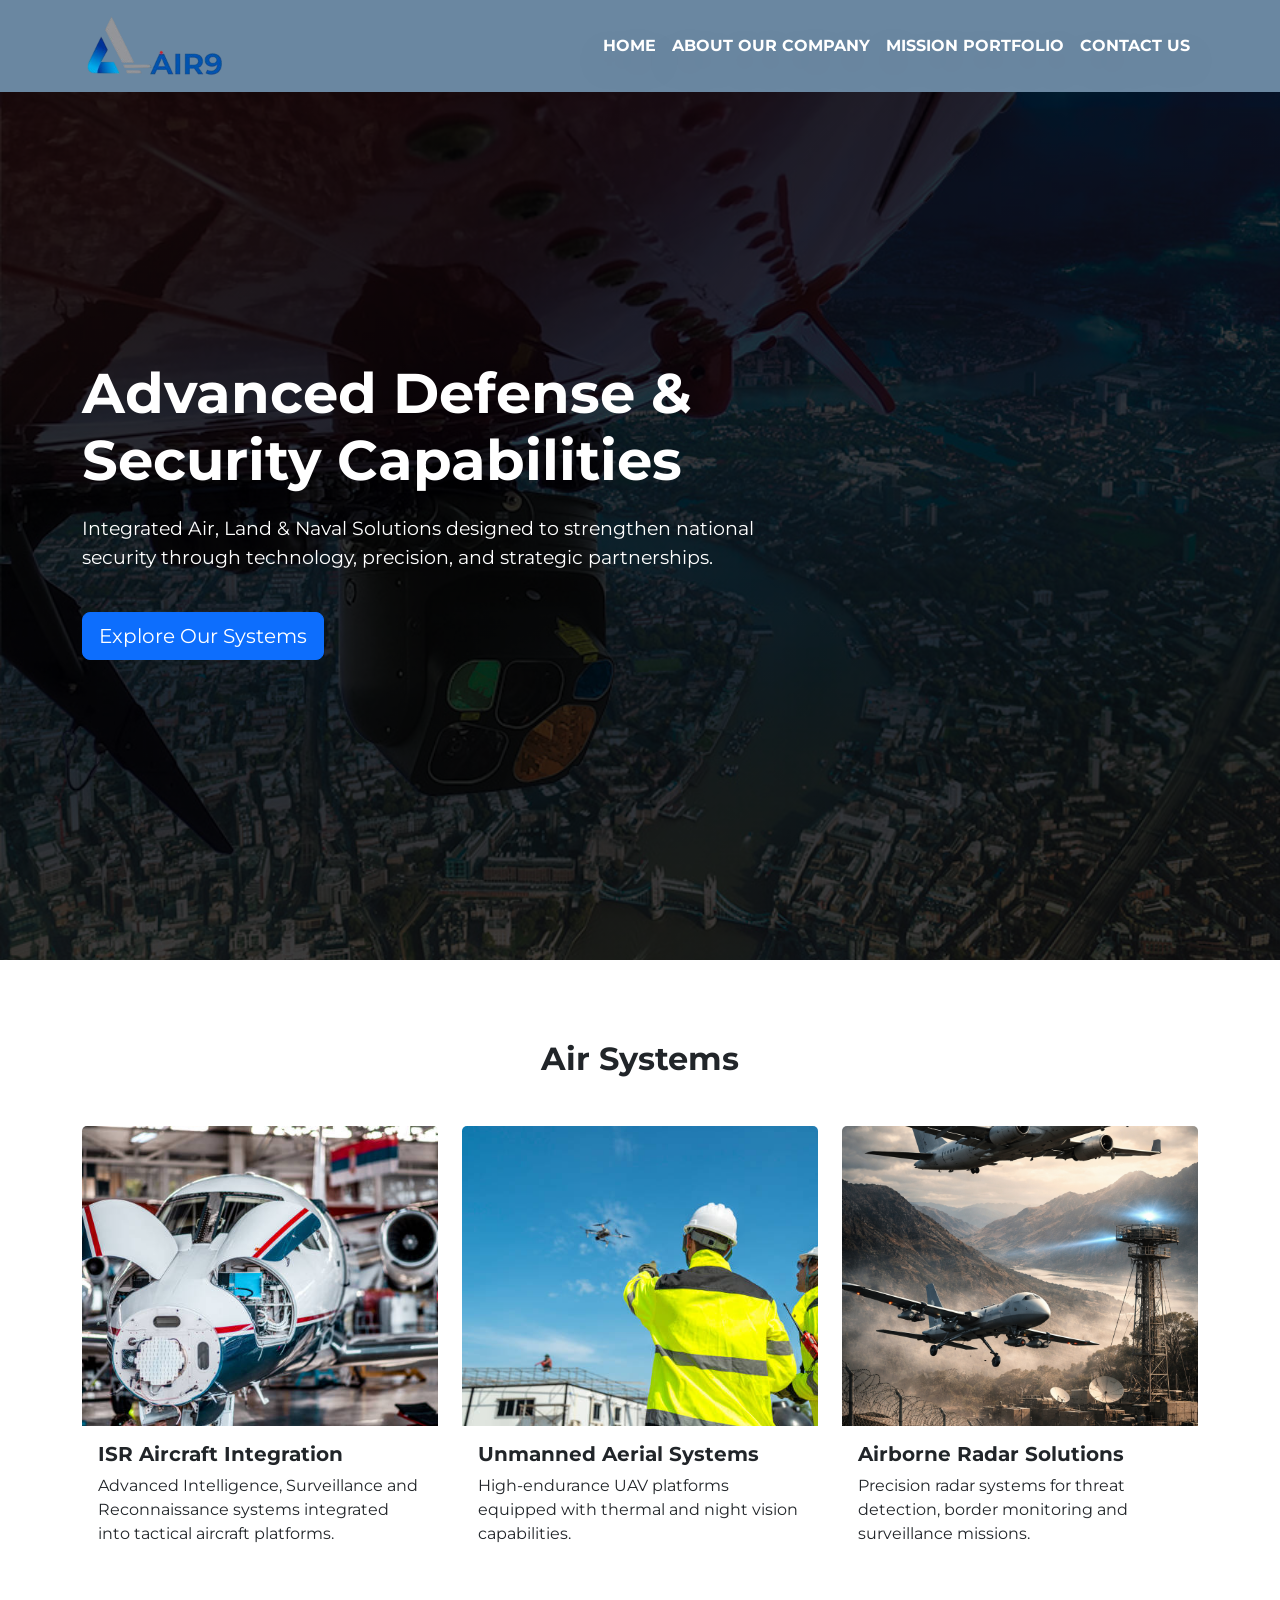
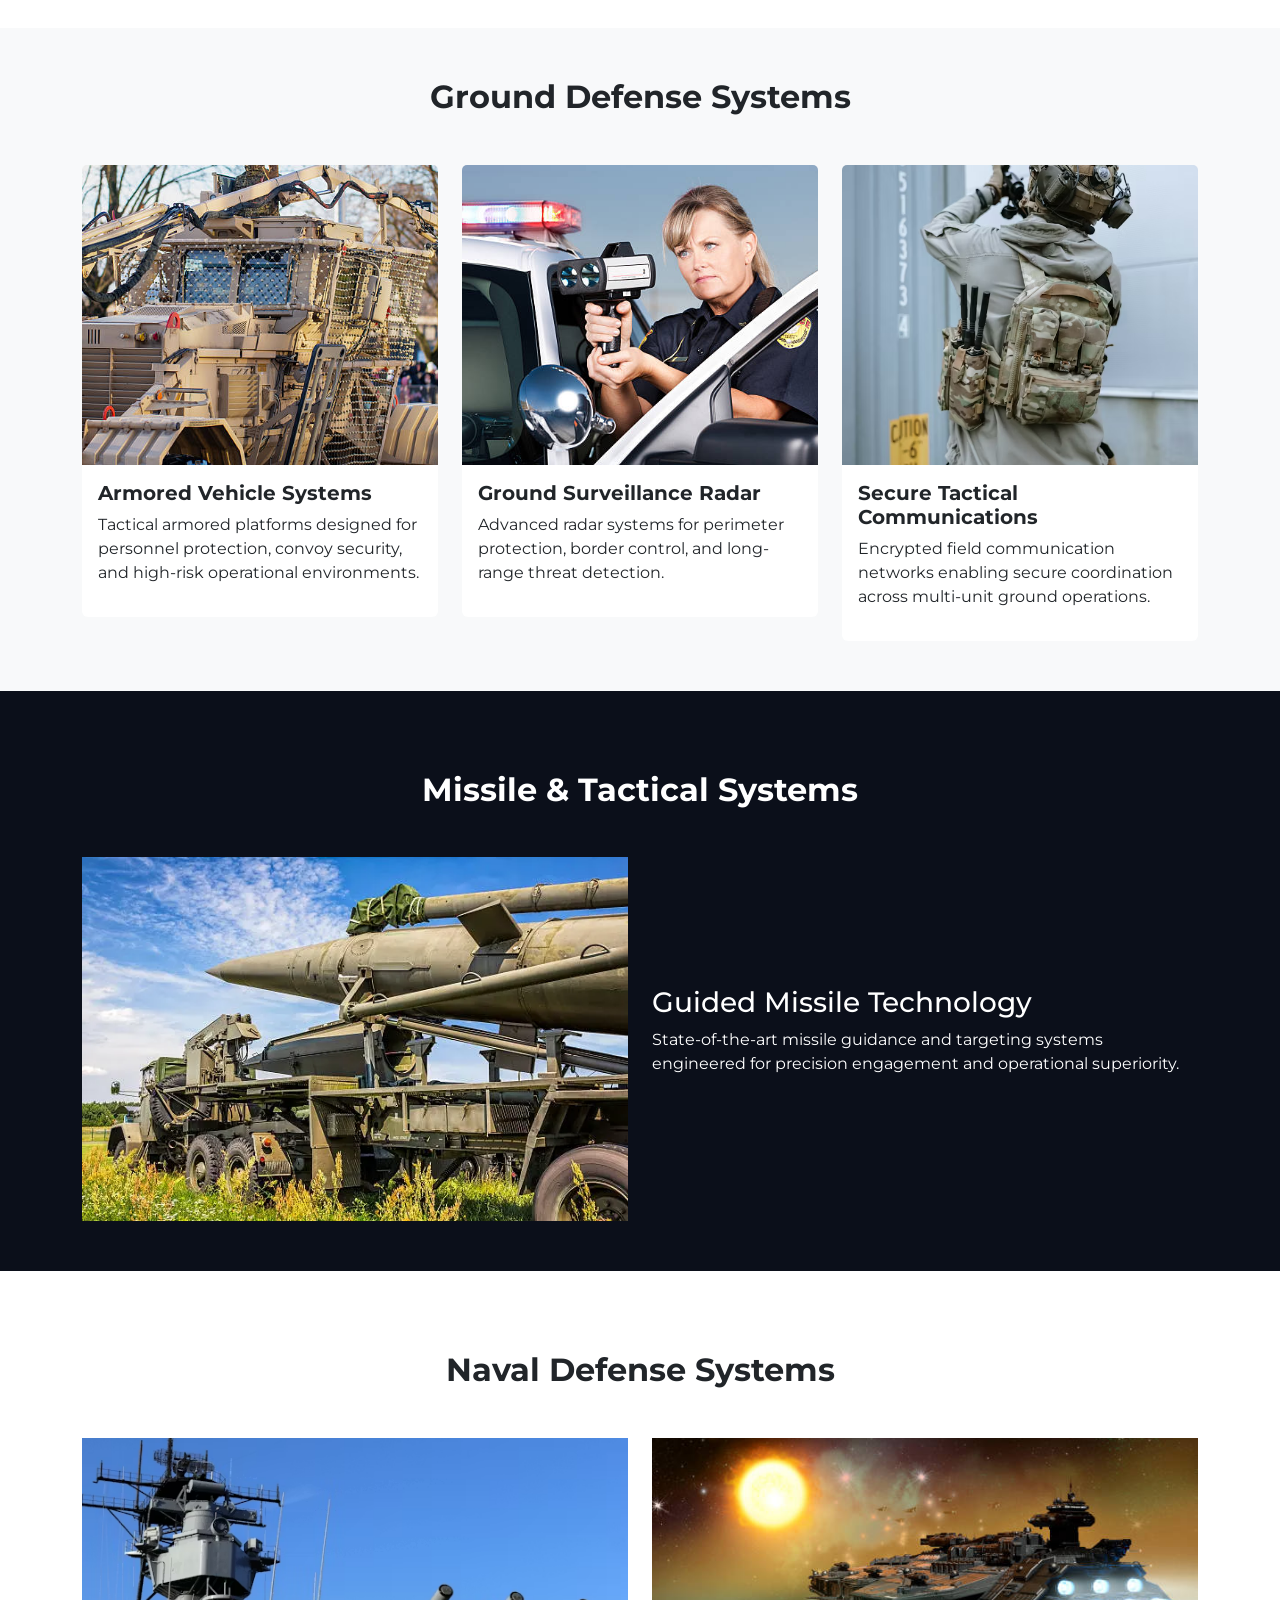
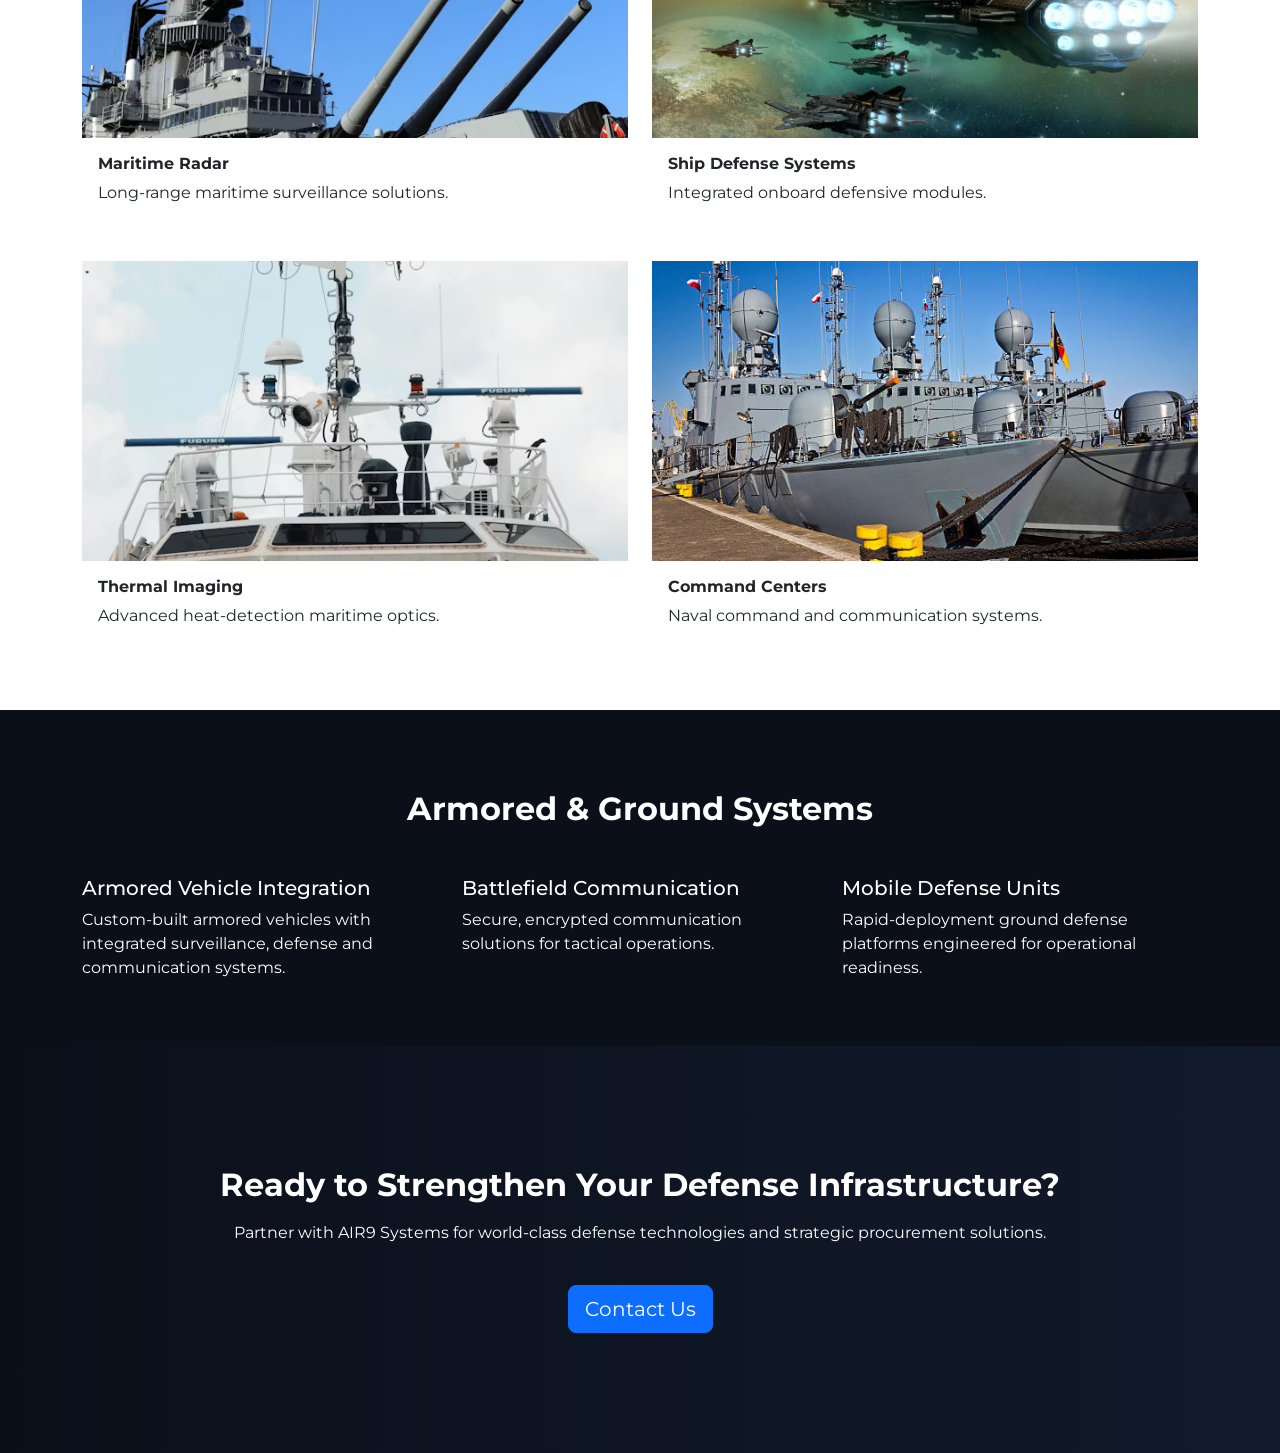
<file: defense-system.html>
<!doctype html>
<html lang="en">
  <head>
    <meta charset="UTF-8" />
    <meta name="viewport" content="width=device-width, initial-scale=1.0" />
    <title>Capabilities | Defense Systems</title>

    <link
      href="https://cdn.jsdelivr.net/npm/bootstrap@5.0.2/dist/css/bootstrap.min.css"
      rel="stylesheet"
      integrity="sha384-EVSTQN3/azprG1Anm3QDgpJLIm9Nao0Yz1ztcQTwFspd3yD65VohhpuuCOmLASjC"
      crossorigin="anonymous"
    />
    <link
      href="https://fonts.googleapis.com/css2?family=Montserrat:wght@600;700;800&family=Poppins:wght@300;400;500;600&display=swap"
      rel="stylesheet"
    />
    <link
      rel="stylesheet"
      href="https://cdn.jsdelivr.net/npm/bootstrap-icons@1.13.1/font/bootstrap-icons.min.css"
    />
    <link
      rel="shortcut icon"
      href="IMAGES/30dbe4fa-3ac6-4800-bad0-9c87b84020b6 copy.png"
    />
    <!-- AOS -->
    <link href="https://unpkg.com/aos@2.3.1/dist/aos.css" rel="stylesheet" />
    <link rel="stylesheet" href="defense-style.css" />
  </head>

  <body>
    <!-- PAGE LOADER -->
    <div id="page-loader">
      <div class="loader-ring"></div>
    </div>

    <nav
      class="navbar navbar-expand-lg navbar-dark py-3 fixed-top"
      style="background: #6a87a1"
    >
      <div class="container">
        <a href="index.html" class="text-decoration-none"
          ><img
            class="nav-logo"
            loading="lazy"
            src="IMAGES/Air9-logo-removebg-preview.png"
            alt="Air9-logo"
        /></a>

        <button
          class="navbar-toggler"
          type="button"
          data-bs-toggle="collapse"
          data-bs-target="#navmenu"
        >
          <span class="navbar-toggler-icon"></span>
        </button>

        <div class="collapse navbar-collapse" id="navmenu">
          <ul class="navbar-nav ms-auto font-style">
            <li class="nav-item">
              <a
                class="nav-link display-5 fs-6 fw-bold"
                href="index.html"
                style="color: white !important"
                >HOME</a
              >
            </li>
            <!-- drop-down -->
            <li class="nav-item dropdown">
              <a
                class="nav-link display-5 fs-6 fw-bold"
                href="#"
                id="contactDropdown"
                role="button"
                data-bs-toggle="dropdown"
                aria-expanded="false"
                style="color: white !important"
              >
                ABOUT OUR COMPANY
              </a>

              <ul class="dropdown-menu custom-dropdown dropdown-menu-end">
                <li>
                  <a
                    class="dropdown-item gap-2"
                    style="display: flex; align-items: center !important"
                    href="about.html"
                  >
                    <i class="bi bi-das icon"></i>
                    <b class="fst-normal fw-normal">Who We Are</b>
                  </a>
                </li>

                <li>
                  <a
                    class="dropdown-item gap-2"
                    style="display: flex; align-items: center !important"
                    href="board-of-directors.html"
                  >
                    <i class="bi bi-das icon"></i>
                    <b class="fst-normal fw-normal"> Board Of Directors </b>
                  </a>
                </li>
              </ul>
            </li>
            <!--  -->

            <li class="nav-item">
              <a
                class="nav-link display-5 fs-6 fw-bold"
                href="gallery.html"
                style="color: white !important"
                >MISSION PORTFOLIO</a
              >
            </li>

            <li class="nav-item dropdown">
              <a
                class="nav-link display-5 fs-6 fw-bold"
                href="#"
                id="contactDropdown"
                role="button"
                data-bs-toggle="dropdown"
                aria-expanded="false"
                style="color: white !important"
              >
                CONTACT US
              </a>

              <ul
                class="dropdown-menu custom-dropdown dropdown-menu-end"
                aria-labelledby="contactDropdown"
              >
                <li>
                  <a
                    class="dropdown-item gap-2"
                    style="display: flex; align-items: center !important"
                    href="contact.html"
                  >
                    <i class="bi bi-das icon"></i>
                    <b>Send A Message</b>
                  </a>
                </li>
                <li>
                  <a
                    class="dropdown-item gap-2"
                    style="display: flex; align-items: center !important"
                    href="procurement.html"
                  >
                    <i class="bi bi-das icon"></i>
                    <b> Procurement & Inquiry</b>
                  </a>
                </li>
              </ul>
            </li>
            <!--  -->
          </ul>
        </div>
      </div>
    </nav>

    <!-- HERO -->
    <section class="hero-section">
      <div class="container">
        <div class="hero-content" data-aos="fade-up">
          <h1>Advanced Defense & Security Capabilities</h1>
          <p>
            Integrated Air, Land & Naval Solutions designed to strengthen
            national security through technology, precision, and strategic
            partnerships.
          </p>
          <a href="#air-systems" class="btn btn-primary btn-lg mt-4"
            >Explore Our Systems</a
          >
        </div>
      </div>
    </section>

    <!-- AIR SYSTEMS -->
    <section id="air-systems" class="section-padding">
      <div class="container">
        <h2 class="text-center mb-5 fw-bold">Air Systems</h2>
        <div class="row g-4">
          <div class="col-lg-4">
            <div class="card cap-card">
              <img
                src="IMAGES/ISR Aircraft Integration.jpg"
                loading="lazy"
                alt="ISR Aircraft"
                class="card-img-top cap-img"
              />
              <div class="card-body">
                <h5 class="fw-bold">ISR Aircraft Integration</h5>
                <p>
                  Advanced Intelligence, Surveillance and Reconnaissance systems
                  integrated into tactical aircraft platforms.
                </p>
              </div>
            </div>
          </div>

          <div class="col-lg-4">
            <div class="card cap-card">
              <img
                src="IMAGES/unmannered.jpg"
                loading="lazy"
                alt="unmannered"
                class="card-img-top cap-img"
              />
              <div class="card-body">
                <h5 class="fw-bold">Unmanned Aerial Systems</h5>
                <p>
                  High-endurance UAV platforms equipped with thermal and night
                  vision capabilities.
                </p>
              </div>
            </div>
          </div>

          <div class="col-lg-4">
            <div class="card cap-card">
              <img
                src="IMAGES/Airborne Radar Solutions.png"
                loading="lazy"
                alt="Airborne Radar"
                class="card-img-top cap-img"
              />
              <div class="card-body">
                <h5 class="fw-bold">Airborne Radar Solutions</h5>
                <p>
                  Precision radar systems for threat detection, border
                  monitoring and surveillance missions.
                </p>
              </div>
            </div>
          </div>
        </div>
      </div>
    </section>

    <!-- GROUND DEFENSE SYSTEMS -->
    <section id="ground-systems" class="section-padding-two bg-light">
      <div class="container">
        <h2 class="text-center mb-5 fw-bold">Ground Defense Systems</h2>

        <div class="row g-4">
          <div class="col-lg-4">
            <div class="card cap-card">
              <img
                src="IMAGES/ground-armored.jpg"
                loading="lazy"
                alt="Armored Vehicle Systems"
                class="card-img-top cap-img"
              />
              <div class="card-body">
                <h5 class="fw-bold">Armored Vehicle Systems</h5>
                <p>
                  Tactical armored platforms designed for personnel protection,
                  convoy security, and high-risk operational environments.
                </p>
              </div>
            </div>
          </div>

          <div class="col-lg-4">
            <div class="card cap-card">
              <img
                src="IMAGES/Ground Surveillance Radar.jpg"
                loading="lazy"
                alt="Ground Surveillance Radar"
                class="card-img-top cap-img"
              />
              <div class="card-body">
                <h5 class="fw-bold">Ground Surveillance Radar</h5>
                <p>
                  Advanced radar systems for perimeter protection, border
                  control, and long-range threat detection.
                </p>
              </div>
            </div>
          </div>

          <div class="col-lg-4">
            <div class="card cap-card">
              <img
                src="IMAGES/Secure Tactical Communications.avif"
                loading="lazy"
                alt="Secure Tactical Communications"
                class="card-img-top cap-img"
              />
              <div class="card-body">
                <h5 class="fw-bold">Secure Tactical Communications</h5>
                <p>
                  Encrypted field communication networks enabling secure
                  coordination across multi-unit ground operations.
                </p>
              </div>
            </div>
          </div>
        </div>
      </div>
    </section>

    <!-- MISSILE SYSTEMS CAROUSEL -->
    <section class="dark-section section-padding">
      <div class="container">
        <h2 class="text-center mb-5 fw-bold">Missile & Tactical Systems</h2>

        <div
          id="tacticalCarousel"
          class="carousel slide"
          data-bs-ride="carousel"
        >
          <div class="carousel-inner">
            <div class="carousel-item active">
              <div class="row align-items-center">
                <div class="col-md-6">
                  <img
                    src="IMAGES/missile.webp"
                    loading="lazy"
                    alt="missile"
                    class="img-fluid"
                  />
                </div>
                <div class="col-md-6">
                  <h3>Guided Missile Technology</h3>
                  <p>
                    State-of-the-art missile guidance and targeting systems
                    engineered for precision engagement and operational
                    superiority.
                  </p>
                </div>
              </div>
            </div>

            <div class="carousel-item">
              <div class="row align-items-center">
                <div class="col-md-6">
                  <img
                    src="IMAGES/misile-two.jpg"
                    loading="lazy"
                    alt="misile-two"
                    class="img-fluid"
                  />
                </div>
                <div class="col-md-6">
                  <h3>Tactical Launch Platforms</h3>
                  <p>
                    Mobile and fixed launch systems adaptable to multiple
                    operational environments.
                  </p>
                </div>
              </div>
            </div>
          </div>
        </div>
      </div>
    </section>

    <!-- NAVAL -->
    <section class="section-padding">
      <div class="container">
        <h2 class="text-center mb-5 fw-bold">Naval Defense Systems</h2>
        <div class="row g-4">
          <div class="col-md-6">
            <div class="card cap-card">
              <img
                src="IMAGES/ship maritan.avif"
                loading="lazy"
                alt="ship maritan"
                class="cap-img w-100"
              />
              <div class="card-body">
                <h6 class="fw-bold">Maritime Radar</h6>
                <p>Long-range maritime surveillance solutions.</p>
              </div>
            </div>
          </div>

          <div class="col-md-6">
            <div class="card cap-card">
              <img
                src="IMAGES/naval5.jpg"
                loading="lazy"
                class="cap-img w-100"
                alt="naval5"
              />
              <div class="card-body">
                <h6 class="fw-bold">Ship Defense Systems</h6>
                <p>Integrated onboard defensive modules.</p>
              </div>
            </div>
          </div>

          <div class="col-md-6">
            <div class="card cap-card">
              <img
                src="IMAGES/Thermal Imaging.avif"
                loading="lazy"
                alt="thermal Imaging"
                class="cap-img w-100"
              />
              <div class="card-body">
                <h6 class="fw-bold">Thermal Imaging</h6>
                <p>Advanced heat-detection maritime optics.</p>
              </div>
            </div>
          </div>

          <div class="col-md-6">
            <div class="card cap-card">
              <img
                src="IMAGES/pqwoeirutlaksdj,zxmcn.jpg"
                loading="lazy"
                alt="pqwoeirutlaksdj"
                class="cap-img w-100"
              />
              <div class="card-body">
                <h6 class="fw-bold">Command Centers</h6>
                <p>Naval command and communication systems.</p>
              </div>
            </div>
          </div>
        </div>
      </div>
    </section>

    <!-- GROUND -->
    <section class="dark-section section-padding">
      <div class="container">
        <h2 class="text-center mb-5 fw-bold">Armored & Ground Systems</h2>
        <div class="row g-4">
          <div class="col-md-4">
            <h5>Armored Vehicle Integration</h5>
            <p>
              Custom-built armored vehicles with integrated surveillance,
              defense and communication systems.
            </p>
          </div>

          <div class="col-md-4">
            <h5>Battlefield Communication</h5>
            <p>
              Secure, encrypted communication solutions for tactical operations.
            </p>
          </div>

          <div class="col-md-4">
            <h5>Mobile Defense Units</h5>
            <p>
              Rapid-deployment ground defense platforms engineered for
              operational readiness.
            </p>
          </div>
        </div>
      </div>
    </section>

    <!-- CTA -->
    <section class="cta-section">
      <div class="container">
        <h2 class="fw-bold">
          Ready to Strengthen Your Defense Infrastructure?
        </h2>
        <p class="mt-3">
          Partner with AIR9 Systems for world-class defense technologies and
          strategic procurement solutions.
        </p>
        <a href="contact.html" class="btn btn-primary btn-lg mt-4"
          >Contact Us</a
        >
      </div>
    </section>

    <script
      src="https://cdn.jsdelivr.net/npm/bootstrap@5.0.2/dist/js/bootstrap.bundle.min.js"
      integrity="sha384-MrcW6ZMFYlzcLA8Nl+NtUVF0sA7MsXsP1UyJoMp4YLEuNSfAP+JcXn/tWtIaxVXM"
      crossorigin="anonymous"
    ></script>

    <!--  -->
    <script>
      document.addEventListener("DOMContentLoaded", function () {
        const loader = document.getElementById("page-loader");

        if (loader) {
          loader.classList.add("fade-out");

          // Optional: remove it fully after animation
          setTimeout(() => {
            loader.style.display = "none";
          }, 500); // match your CSS transition time
        }
      });
    </script>
    <!--  -->
    <script src="https://unpkg.com/aos@2.3.4/dist/aos.js"></script>
    <script>
      AOS.init({
        duration: 1000,
        once: true,
        easing: "ease-in-out",
      });
    </script>
  </body>
</html>
</file>
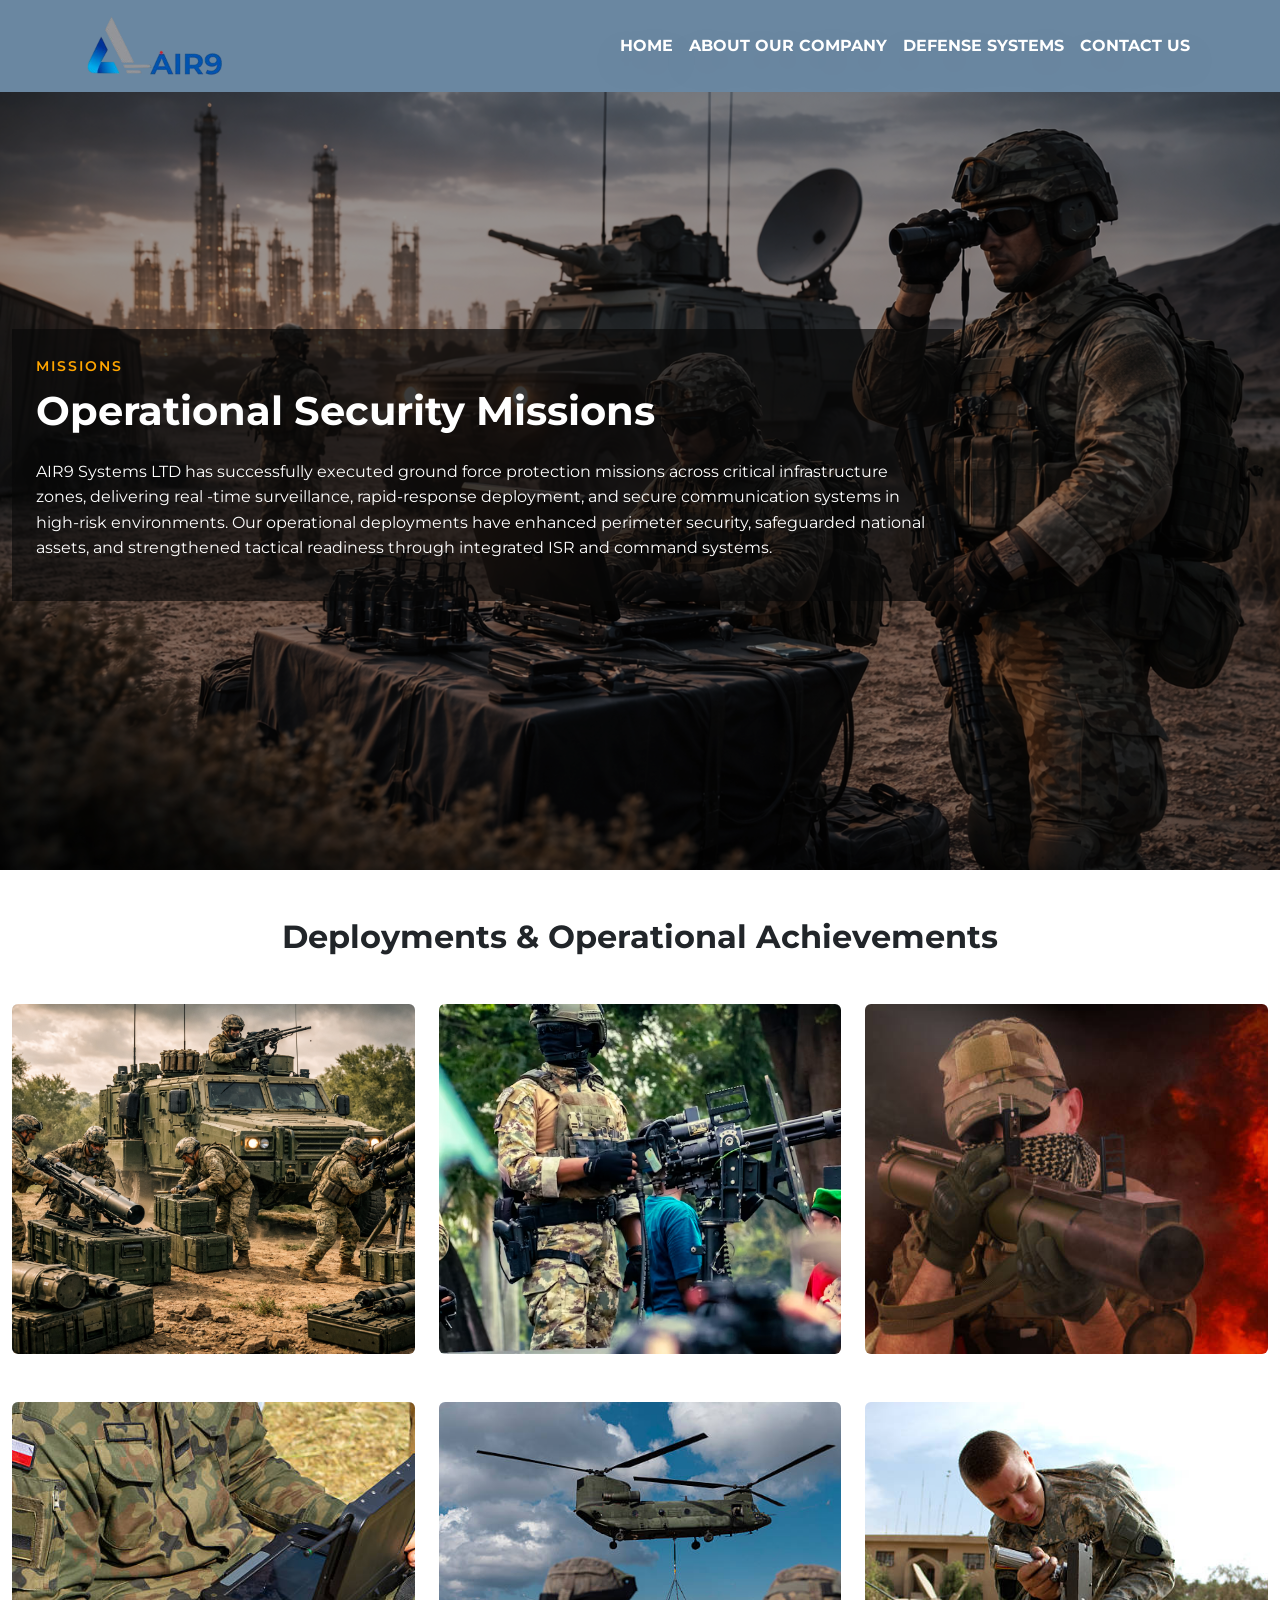
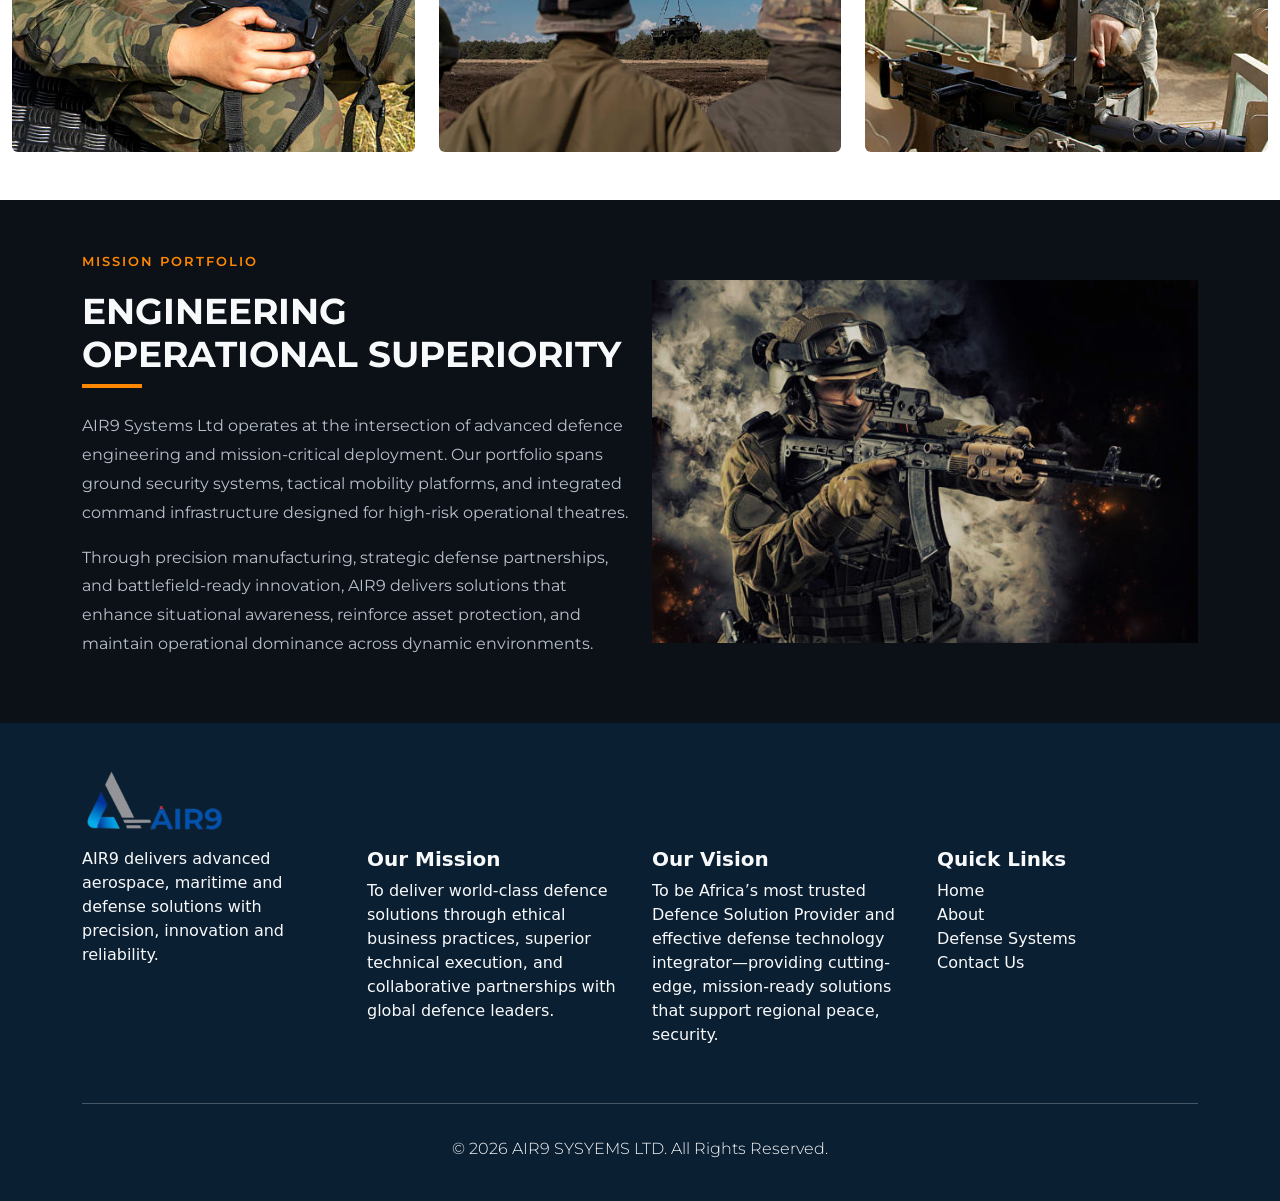
<file: gallery.html>
<!doctype html>
<html lang="en">
  <head>
    <meta charset="UTF-8" />
    <meta name="viewport" content="width=device-width, initial-scale=1.0" />
    <title>Mission Portfolio</title>
    <link
      href="https://cdn.jsdelivr.net/npm/bootstrap@5.0.2/dist/css/bootstrap.min.css"
      rel="stylesheet"
      integrity="sha384-EVSTQN3/azprG1Anm3QDgpJLIm9Nao0Yz1ztcQTwFspd3yD65VohhpuuCOmLASjC"
      crossorigin="anonymous"
    />
    <link
      href="https://fonts.googleapis.com/css2?family=Montserrat:wght@600;700;800&family=Poppins:wght@300;400;500;600&display=swap"
      rel="stylesheet"
    />
    <link
      rel="stylesheet"
      href="https://cdn.jsdelivr.net/npm/bootstrap-icons@1.13.1/font/bootstrap-icons.min.css"
    />
    <link
      rel="shortcut icon"
      href="IMAGES/30dbe4fa-3ac6-4800-bad0-9c87b84020b6 copy.png"
    />
    <link rel="stylesheet" href="gallery.css" />
  </head>
  <body id="home">
    <!-- PAGE LOADER -->
    <div id="page-loader">
      <div class="loader-ring"></div>
    </div>
    <nav
      class="navbar navbar-expand-lg navbar-dark py-3 fixed-top"
      style="background: #6a87a1"
    >
      <div class="container">
        <a href="index.html" class="text-decoration-none"
          ><img
            class="nav-logo"
            src="IMAGES/Air9-logo-removebg-preview.png"
            alt="Air9-logo"
        /></a>

        <button
          class="navbar-toggler"
          type="button"
          data-bs-toggle="collapse"
          data-bs-target="#navmenu"
        >
          <span class="navbar-toggler-icon"></span>
        </button>

        <div class="collapse navbar-collapse" id="navmenu">
          <ul class="navbar-nav font-style ms-auto">
            <li class="nav-item">
              <a
                class="nav-link display-5 fs-6 fw-bold"
                href="index.html"
                style="color: white !important"
                >HOME</a
              >
            </li>
            <!-- drop-down -->
            <li class="nav-item dropdown">
              <a
                class="nav-link display-5 fs-6 fw-bold"
                href="#"
                id="contactDropdown"
                role="button"
                data-bs-toggle="dropdown"
                aria-expanded="false"
                style="color: white !important"
              >
                ABOUT OUR COMPANY
              </a>

              <ul class="dropdown-menu custom-dropdown dropdown-menu-end">
                <li>
                  <a
                    class="dropdown-item gap-2"
                    style="display: flex; align-items: center !important"
                    href="about.html"
                  >
                    <i class="bi bi-das icon"></i>
                    <b class="fst-normal fw-normal">Who We Are</b>
                  </a>
                </li>

                <li>
                  <a
                    class="dropdown-item gap-2"
                    style="display: flex; align-items: center !important"
                    href="board-of-directors.html"
                  >
                    <i class="bi bi-das icon"></i>
                    <b class="fst-normal fw-normal"> Board Of Directors </b>
                  </a>
                </li>
              </ul>
            </li>
            <!--  -->

            <li class="nav-item">
              <a
                class="nav-link display-5 fs-6 fw-bold"
                href="defense-system.html"
                style="color: white !important"
                >DEFENSE SYSTEMS</a
              >
            </li>

            <li class="nav-item dropdown">
              <a
                class="nav-link display-5 fs-6 fw-bold"
                href="#"
                id="contactDropdown"
                role="button"
                data-bs-toggle="dropdown"
                aria-expanded="false"
                style="color: white !important"
              >
                CONTACT US
              </a>

              <ul
                class="dropdown-menu custom-dropdown dropdown-menu-end"
                aria-labelledby="contactDropdown"
              >
                <li>
                  <a
                    class="dropdown-item gap-2"
                    style="display: flex; align-items: center !important"
                    href="contact.html"
                  >
                    <i class="bi bi-das icon"></i>
                    <b>Send A Message</b>
                  </a>
                </li>
                <li>
                  <a
                    class="dropdown-item gap-2"
                    style="display: flex; align-items: center !important"
                    href="procurement.html"
                  >
                    <i class="bi bi-das icon"></i>
                    <b> Procurement & Inquiry</b>
                  </a>
                </li>
              </ul>
            </li>
            <!--  -->
          </ul>
        </div>
      </div>
    </nav>

    <!-- ================= HERO SECTION ================= -->

    <section class="mission-hero d-flex font-style align-items-center">
      <div class="overlay-hero"></div>

      <div class="container-fluid position-relative text-white">
        <div class="col-lg-9 hero-content col-md-12 py-4 px-4">
          <span class="section-tag">MISSIONS</span>
          <h1 class="display-3 fs-1 fw-bold mt-2">
            Operational Security Missions
          </h1>

          <p class="mt-4">
            AIR9 Systems LTD has successfully executed ground force protection
            missions across critical infrastructure zones, delivering real -time
            surveillance, rapid-response deployment, and secure communication
            systems in high-risk environments. Our operational deployments have
            enhanced perimeter security, safeguarded national assets, and
            strengthened tactical readiness through integrated ISR and command
            systems.
          </p>
        </div>
      </div>
    </section>

    <!-- GALLERY CONTINUES DIRECTLY -->
    <section class="gallery-section py-5">
      <div class="container-fluid">
        <div class="text-center mb-5 font-style">
          <h2 class="fw-bolder">Deployments & Operational Achievements</h2>
        </div>

        <!-- row-1 -->
        <div class="row g-4 mb-5 align-items-center">
          <div class="col-md-4">
            <div class="gallery-item">
              <img
                src="IMAGES/deployment in progress copy.png"
                class="img-fluid rounded"
                loading="lazy"
                alt="istockphoto-132039717-612x612"
              />
              <div class="overlay">
                <h5>Tactical Weapons Deployment Systems</h5>
              </div>
            </div>
          </div>

          <div class="col-md-4">
            <div class="gallery-item">
              <img
                src="IMAGES/port-defense.avif"
                loading="lazy"
                class="img-fluid rounded"
                alt="sets of guns"
              />
              <div class="overlay"><h5>Weapons Deployment Support</h5></div>
            </div>
          </div>

          <div class="col-md-4">
            <div class="gallery-item">
              <img
                src="IMAGES/port-rocket.jpg"
                loading="lazy"
                class="img-fluid rounded"
                alt="rocket1"
              />
              <div class="overlay">
                <h5>Guided Strike System Operational Testing</h5>
              </div>
            </div>
          </div>
          <!--  -->
        </div>

        <!-- row2 -->
        <div class="row g-4 align-items-center">
          <div class="col-md-4">
            <div class="gallery-item">
              <img
                src="IMAGES/port-Fixed-Wing.jpg"
                class="img-fluid rounded"
                loading="lazy"
                alt="TUCANODEPLANE"
              />
              <div class="overlay">
                <h5>Fixed-Wing Tactical Support Deployment</h5>
              </div>
            </div>
          </div>

          <!--  -->

          <div class="col-md-4">
            <div class="gallery-item">
              <img
                src="IMAGES/port-obed-air.jpg"
                class="img-fluid rounded"
                loading="lazy"
                alt="tucano-two-satelite"
              />
              <div class="overlay">
                <h5>Airborne ISR & Command Integration Mission</h5>
              </div>
            </div>
          </div>

          <div class="col-md-4">
            <div class="gallery-item">
              <img
                src="IMAGES/port-Ground Force.jpg"
                class="img-fluid rounded"
                loading="lazy"
                alt="istockphoto-132039717-612x612"
              />
              <div class="overlay">
                <h5>Ground Force Field Deployment Operation</h5>
              </div>
            </div>
          </div>

          <!--  -->
        </div>
        <!--  -->
      </div>
    </section>

    <!-- COMPANY BIOGRAPHY / MISSION OVERVIEW -->
    <section class="company-bio-rugged py-5">
      <div class="container font-style">
        <div class="row align-items-center">
          <!-- LEFT CONTENT -->
          <div class="col-lg-6 text-light">
            <span class="bio-tag">MISSION PORTFOLIO</span>

            <h2 class="bio-title mt-3">ENGINEERING OPERATIONAL SUPERIORITY</h2>

            <div class="bio-line mb-4"></div>

            <p class="bio-text">
              AIR9 Systems Ltd operates at the intersection of advanced defence
              engineering and mission-critical deployment. Our portfolio spans
              ground security systems, tactical mobility platforms, and
              integrated command infrastructure designed for high-risk
              operational theatres.
            </p>

            <p class="bio-text">
              Through precision manufacturing, strategic defense partnerships,
              and battlefield-ready innovation, AIR9 delivers solutions that
              enhance situational awareness, reinforce asset protection, and
              maintain operational dominance across dynamic environments.
            </p>
          </div>

          <!-- RIGHT IMAGE -->
          <div class="col-lg-6 mt-4 mt-lg-0">
            <div class="bio-image">
              <img
                src="IMAGES/mission-target.jpg-too.jpg"
                class="img-fluid"
                alt="Operational Deployment"
              />
            </div>
          </div>
        </div>
      </div>
    </section>
    <!-- FOOTER -->

    <footer class="text-light pt-5 pb-4" style="background-color: #0b1f33">
      <div class="container">
        <div class="mb-3">
          <a href="#home" class="fw-bold"
            ><img
              class="nav-logo"
              src="IMAGES/Air9-logo-removebg-preview.png"
              alt="nav-logo"
              loading="lazy"
          /></a>
        </div>
        <div class="row">
          <!-- Company Info -->
          <div class="col-lg-3 mb-4">
            <p>
              AIR9 delivers advanced aerospace, maritime and defense solutions
              with precision, innovation and reliability.
            </p>
          </div>

          <!-- Mission -->
          <div class="col-lg-3 mb-4">
            <h5 class="fw-bold">Our Mission</h5>
            <p>
              To deliver world-class defence solutions through ethical business
              practices, superior technical execution, and collaborative
              partnerships with global defence leaders.
            </p>
          </div>

          <!-- Vision -->
          <div class="col-lg-3 mb-4">
            <h5 class="fw-bold">Our Vision</h5>
            <p>
              To be Africa’s most trusted Defence Solution Provider and
              effective defense technology integrator—providing cutting-edge,
              mission-ready solutions that support regional peace, security.
            </p>
          </div>

          <!-- Quick Links -->
          <div class="col-lg-3 mb-4">
            <h5 class="fw-bold">Quick Links</h5>
            <ul class="list-unstyled quick-links">
              <li>
                <a href="#home" class="text-light text-decoration-none">Home</a>
              </li>
              <li>
                <a href="about.html" class="text-light text-decoration-none"
                  >About</a
                >
              </li>
              <li>
                <a
                  href="defense-system.html"
                  class="text-light text-decoration-none"
                  >Defense Systems</a
                >
              </li>
              <li>
                <a href="contact.html" class="text-light text-decoration-none"
                  >Contact Us</a
                >
              </li>
            </ul>
          </div>
        </div>

        <hr class="border-light" />

        <!-- Bottom -->
        <div
          class="text-center font-style py-3 display-6 fs-6 d-flex align-items-center justify-content-center flex-column gap-2"
        >
          <span>© 2026 AIR9 SYSYEMS LTD. All Rights Reserved.</span>
        </div>
      </div>
    </footer>

    <script
      src="https://cdn.jsdelivr.net/npm/bootstrap@5.0.2/dist/js/bootstrap.bundle.min.js"
      integrity="sha384-MrcW6ZMFYlzcLA8Nl+NtUVF0sA7MsXsP1UyJoMp4YLEuNSfAP+JcXn/tWtIaxVXM"
      crossorigin="anonymous"
    ></script>

    <script>
      document.addEventListener("DOMContentLoaded", function () {
        const loader = document.getElementById("page-loader");

        if (loader) {
          loader.classList.add("fade-out");

          // Optional: remove it fully after animation
          setTimeout(() => {
            loader.style.display = "none";
          }, 500); // match your CSS transition time
        }
      });
    </script>

    <!--  -->
    <script src="https://unpkg.com/aos@2.3.4/dist/aos.js"></script>
    <script>
      AOS.init({
        duration: 1000,
        once: true,
        easing: "ease-in-out",
      });
    </script>
  </body>
</html>
</file>
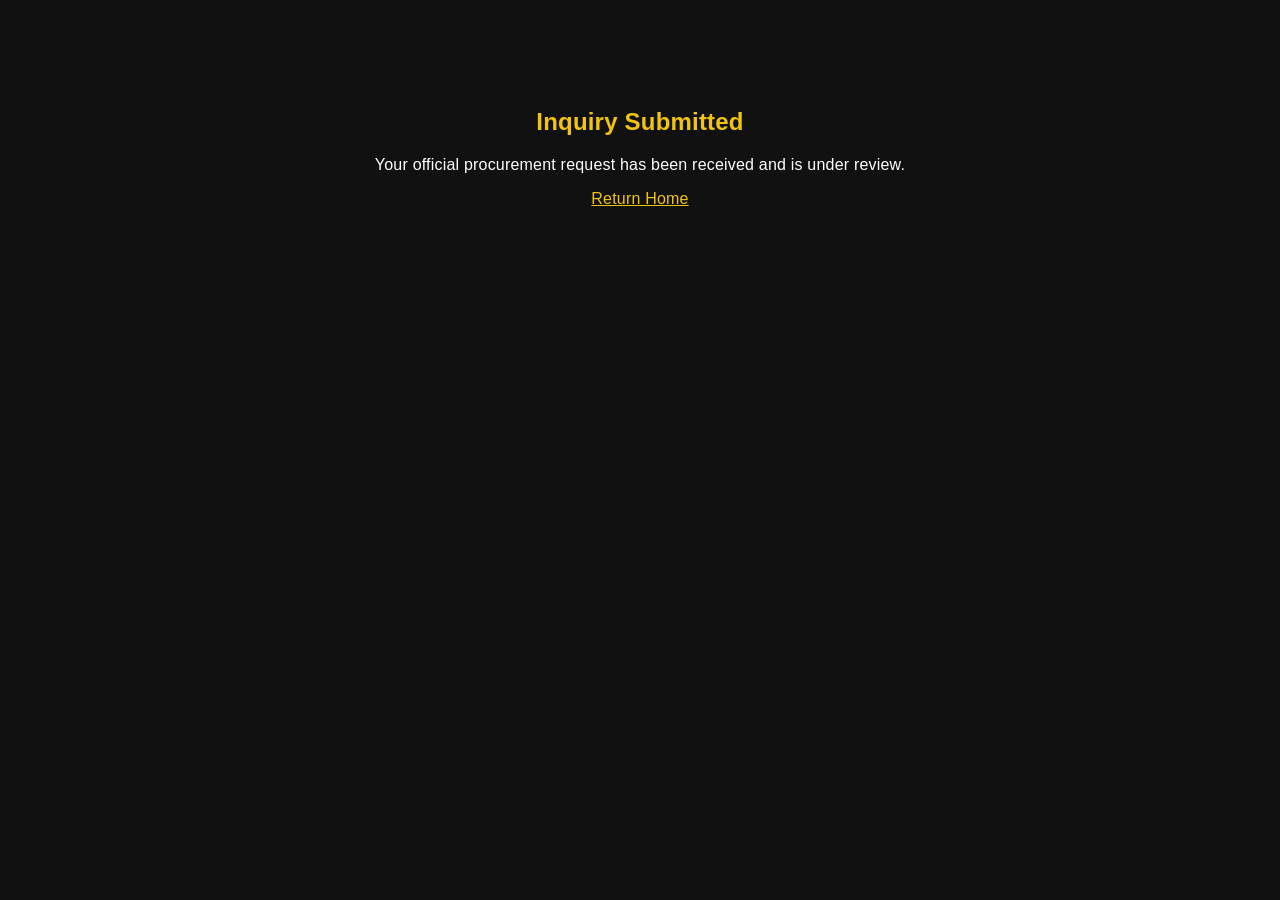
<file: pro-success.html>
<body class="font-style">
  <h2 style="color: #f1c40f">Inquiry Submitted</h2>
  <p>
    Your official procurement request has been received and is under review.
  </p>
  <a href="index.html" style="color: #f1c40f">Return Home</a>
</body>

<style>
  body {
    background: #111;
    color: #fff;
    text-align: center;
    padding: 100px;
  }

  .font-style {
    font-family: "Montserrat", sans-serif;
    letter-spacing: 0.2px;
  }
</style>
</file>
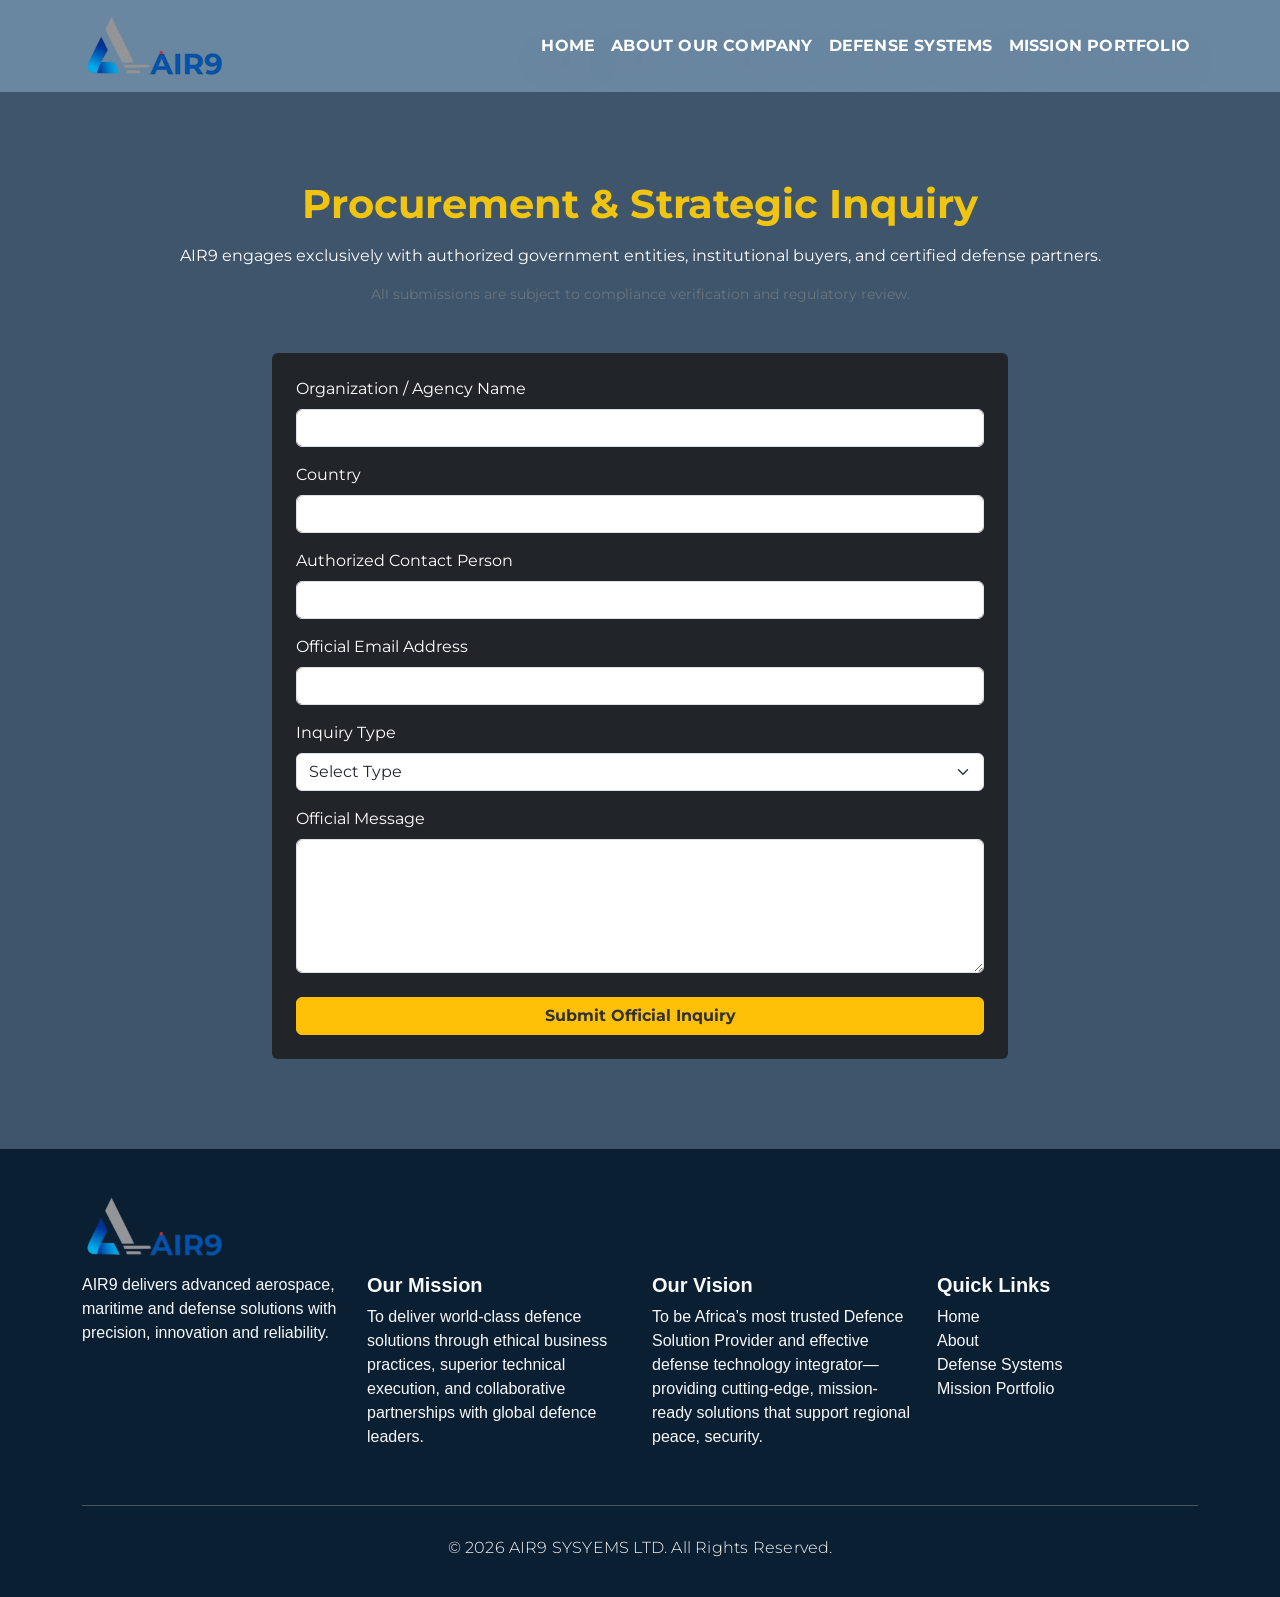
<file: procurement.html>
<!doctype html>
<html lang="en">
  <head>
    <meta charset="UTF-8" />
    <title>Procurement & Strategic Inquiry | AIR9</title>
    <meta
      name="description"
      content="Official procurement and strategic partnership inquiries for AIR9 defense systems."
    />
    <meta name="viewport" content="width=device-width, initial-scale=1.0" />
    <link
      href="https://cdn.jsdelivr.net/npm/bootstrap@5.0.2/dist/css/bootstrap.min.css"
      rel="stylesheet"
      integrity="sha384-EVSTQN3/azprG1Anm3QDgpJLIm9Nao0Yz1ztcQTwFspd3yD65VohhpuuCOmLASjC"
      crossorigin="anonymous"
    />
    <link
      href="https://fonts.googleapis.com/css2?family=Montserrat:wght@600;700;800&family=Poppins:wght@300;400;500;600&display=swap"
      rel="stylesheet"
    />

    <link
      rel="stylesheet"
      href="https://cdn.jsdelivr.net/npm/bootstrap-icons@1.13.1/font/bootstrap-icons.min.css"
    />
    <link
      rel="shortcut icon"
      href="IMAGES/30dbe4fa-3ac6-4800-bad0-9c87b84020b6 copy.png"
    />
    <link href="https://unpkg.com/aos@2.3.4/dist/aos.css" rel="stylesheet" />
    <link rel="stylesheet" href="pro.css" />
  </head>

  <body style="background: #3e556b; color: #fff">
    <!-- PAGE LOADER -->
    <div id="page-loader">
      <div class="loader-ring"></div>
    </div>
    <nav
      class="navbar navbar-expand-lg navbar-dark py-3 fixed-top"
      style="background: #6a87a1"
    >
      <div class="container">
        <a href="index.html" class="text-decoration-none"
          ><img
            class="nav-logo"
            src="IMAGES/Air9-logo-removebg-preview.png"
            alt="nav-logo"
            loading="lazy"
        /></a>

        <button
          class="navbar-toggler"
          type="button"
          data-bs-toggle="collapse"
          data-bs-target="#navmenu"
        >
          <span class="navbar-toggler-icon"></span>
        </button>

        <div class="collapse navbar-collapse" id="navmenu">
          <ul class="navbar-nav font-style ms-auto">
            <li class="nav-item">
              <a
                class="nav-link display-5 fs-6 fw-bold"
                href="index.html"
                style="color: white !important"
                >HOME</a
              >
            </li>
            <li class="nav-item dropdown">
              <a
                class="nav-link display-5 fs-6 fw-bold"
                href="#"
                id="contactDropdown"
                role="button"
                data-bs-toggle="dropdown"
                aria-expanded="false"
                style="color: white !important"
              >
                ABOUT OUR COMPANY
              </a>

              <ul class="dropdown-menu custom-dropdown dropdown-menu-end">
                <li>
                  <a
                    class="dropdown-item gap-2"
                    style="display: flex; align-items: center !important"
                    href="about.html"
                  >
                    <i class="bi bi-das icon"></i>
                    <b class="fst-normal fw-normal">Who We Are</b>
                  </a>
                </li>

                <li>
                  <a
                    class="dropdown-item gap-2"
                    style="display: flex; align-items: center !important"
                    href="board-of-directors.html"
                  >
                    <i class="bi bi-das icon"></i>
                    <b class="fst-normal fw-normal"> Board Of Directors </b>
                  </a>
                </li>
              </ul>
            </li>

            <li class="nav-item">
              <a
                class="nav-link display-5 fs-6 fw-bold"
                href="defense-system.html"
                style="color: white !important"
                >DEFENSE SYSTEMS</a
              >
            </li>

            <li class="nav-item">
              <a
                class="nav-link display-5 fs-6 fw-bold"
                href="gallery.html"
                style="color: white !important"
                >MISSION PORTFOLIO</a
              >
            </li>

            <!--  -->
          </ul>
        </div>
      </div>
    </nav>

    <!--  -->
    <div class="container procure-div py-5">
      <div class="text-center mb-5">
        <h1 class="fw-bold" style="color: #f1c40f">
          Procurement & Strategic Inquiry
        </h1>
        <p class="mt-3">
          AIR9 engages exclusively with authorized government entities,
          institutional buyers, and certified defense partners.
        </p>
        <p class="small text-secondary">
          All submissions are subject to compliance verification and regulatory
          review.
        </p>
      </div>

      <div class="row justify-content-center">
        <div class="col-lg-8">
          <form action="pro.php" method="POST" class="bg-dark p-4 rounded">
            <div class="mb-3">
              <label class="form-label">Organization / Agency Name</label>
              <input
                type="text"
                name="organization"
                class="form-control"
                required
              />
            </div>

            <div class="mb-3">
              <label class="form-label">Country</label>
              <input type="text" name="country" class="form-control" required />
            </div>

            <div class="mb-3">
              <label class="form-label">Authorized Contact Person</label>
              <input
                type="text"
                name="contact_person"
                class="form-control"
                required
              />
            </div>

            <div class="mb-3">
              <label class="form-label">Official Email Address</label>
              <input type="email" name="email" class="form-control" required />
            </div>

            <div class="mb-3">
              <label class="form-label">Inquiry Type</label>
              <select name="inquiry_type" class="form-select" required>
                <option value="">Select Type</option>
                <option>Airborne Defense Systems</option>
                <option>Naval Defense Systems</option>
                <option>ISR Integration</option>
                <option>Strategic Partnership</option>
                <option>Other Authorized Inquiry</option>
              </select>
            </div>

            <div class="mb-4">
              <label class="form-label">Official Message</label>
              <textarea
                name="message"
                rows="5"
                class="form-control"
                required
              ></textarea>
            </div>

            <button
              type="submit"
              class="btn btn-warning w-100 button-color fw-bold"
            >
              Submit Official Inquiry
            </button>
          </form>
        </div>
      </div>
    </div>

    <!-- FOOTER -->

    <footer class="text-light pt-5 pb-4" style="background-color: #0b1f33">
      <div class="container">
        <div class="mb-3">
          <a href="#home" class="fw-bold"
            ><img
              class="nav-logo"
              src="IMAGES/Air9-logo-removebg-preview.png"
              loading="lazy"
              alt="nav-logo"
          /></a>
        </div>
        <div class="row">
          <!-- Company Info -->
          <div class="col-lg-3 mb-4">
            <p>
              AIR9 delivers advanced aerospace, maritime and defense solutions
              with precision, innovation and reliability.
            </p>
          </div>

          <!-- Mission -->
          <div class="col-lg-3 mb-4">
            <h5 class="fw-bold">Our Mission</h5>
            <p>
              To deliver world-class defence solutions through ethical business
              practices, superior technical execution, and collaborative
              partnerships with global defence leaders.
            </p>
          </div>

          <!-- Vision -->
          <div class="col-lg-3 mb-4">
            <h5 class="fw-bold">Our Vision</h5>
            <p>
              To be Africa’s most trusted Defence Solution Provider and
              effective defense technology integrator—providing cutting-edge,
              mission-ready solutions that support regional peace, security.
            </p>
          </div>

          <!-- Quick Links -->
          <div class="col-lg-3 mb-4">
            <h5 class="fw-bold">Quick Links</h5>
            <ul class="list-unstyled quick-links">
              <li>
                <a href="#home" class="text-light text-decoration-none">Home</a>
              </li>
              <li>
                <a href="about.html" class="text-light text-decoration-none"
                  >About</a
                >
              </li>
              <li>
                <a
                  href="defense-system.html"
                  class="text-light text-decoration-none"
                  >Defense Systems</a
                >
              </li>
              <li>
                <a href="gallery.html" class="text-light text-decoration-none"
                  >Mission Portfolio</a
                >
              </li>
            </ul>
          </div>
        </div>

        <hr class="border-light" />

        <!-- Bottom -->
        <div
          class="text-center py-3 display-6 font-style fs-6 d-flex align-items-center justify-content-center flex-column gap-2"
        >
          <span>© 2026 AIR9 SYSYEMS LTD. All Rights Reserved.</span>
        </div>
      </div>
    </footer>

    <script
      src="https://cdn.jsdelivr.net/npm/bootstrap@5.0.2/dist/js/bootstrap.bundle.min.js"
      integrity="sha384-MrcW6ZMFYlzcLA8Nl+NtUVF0sA7MsXsP1UyJoMp4YLEuNSfAP+JcXn/tWtIaxVXM"
      crossorigin="anonymous"
    ></script>

    <script>
      document.addEventListener("DOMContentLoaded", function () {
        const loader = document.getElementById("page-loader");

        if (loader) {
          loader.classList.add("fade-out");

          // Optional: remove it fully after animation
          setTimeout(() => {
            loader.style.display = "none";
          }, 500); // match your CSS transition time
        }
      });
    </script>

    <!--  -->
    <script src="https://unpkg.com/aos@2.3.4/dist/aos.js"></script>
    <script>
      AOS.init({
        duration: 1000,
        once: true,
        easing: "ease-in-out",
      });
    </script>
  </body>
</html>
</file>
<file: style.css>
* {
  margin: 0;
  padding: 0;
}

.font-style {
  font-family: "Montserrat", sans-serif;
  letter-spacing: 0.2px;
}

.font-style-spacing {
  font-weight: 700;
  letter-spacing: 1px;
}

/* PAGE LOADER */
#page-loader {
  position: fixed;
  width: 100%;
  height: 100vh;
  background: #0b1f33; /* same military dark tone */
  display: flex;
  justify-content: center;
  align-items: center;
  inset: 0;
  z-index: 99999;
  transition: opacity 0.6s ease;
}

#page-loader.fade-out {
  opacity: 0;
  pointer-events: none;
}

/* Circular Ring */
.loader-ring {
  width: 150px;
  height: 150px;
  border: 15px solid rgba(255, 255, 255, 0.2);
  border-top: 15px solid #f1c40f; /* accent color */
  border-radius: 50%;
  animation: spin 2s linear infinite;
}

/* Smooth Spin */
@keyframes spin {
  0% {
    transform: rotate(0deg);
  }
  100% {
    transform: rotate(360deg);
  }
}

body::before {
  display: block;
  content: "";
  height: 60px;
}

@media (min-width: 768px) {
  .news-input {
    width: 50%;
  }
}

/* Collapsed navbar styling */
@media (max-width: 1199px) {
  /* When hovering over the whole dropdown item */
  .dropdown-item:hover .icon {
    height: 2px;
    width: 5% !important;
    border: 2px solid white;
  }
  .custom-dropdown .dropdown-item:active {
    background-color: #e0a800;
    color: #2c2b2b;
  }

  .dropdown-item .icon {
    height: 2px;
    width: 5% !important;
    border: 2px solid tan;
  }

  .navbar-collapse {
    background: #3e556b;
    border-left: 3px solid #f1c40f; /* yellow outline */
    border-top: 3px solid #f1c40f; /* yellow outline */
    margin-top: 20px;
    padding: 20px;
    border-radius: 0;
    box-shadow: 0 10px 25px rgba(0, 0, 0, 0.4);
  }

  .navbar-nav .nav-item {
    margin-bottom: 12px;
  }

  .navbar-nav .nav-link {
    padding-left: 15px;
    position: relative;
    transition: 0.3s ease;
  }

  /* Yellow left tactical bar effect */
  .navbar-nav .nav-link::before {
    content: "";
    position: absolute;
    left: 0;
    top: 50%;
    transform: translateY(-50%);
    width: 0;
    height: 70%;
    background: #f1c40f;
    transition: 0.3s ease;
  }

  .navbar-nav .nav-link:hover::before {
    width: 4px;
  }
}

nav li a {
  text-shadow: 0 15px 40px rgba(7, 7, 7, 0.25) !important;
}

.nav-logo {
  height: 70px;
  width: auto;
}

/* NAV LINK HOVER EFFECT */
/* Default (Large Screens) */
.navbar .nav-link {
  position: relative;
  transition: 0.3s ease;
}

.navbar .nav-link::after {
  content: "";
  position: absolute;
  left: 50%;
  bottom: 0;
  width: 0%;
  height: 3px;
  background: #f1c40f;
  transition: all 0.3s ease;
  transform: translateX(-50%);
}

.navbar .nav-link:hover::after {
  width: 90%;
}

.carousel-item img {
  height: 100vh;
  object-fit: "cover";
}

.overlay {
  position: absolute;
  top: 0;
  left: 0;
  width: 100%;
  height: 100%;
  background: rgba(0, 0, 0, 0.7); /* darkness level */
}

.carousel-caption {
  top: 50%;
  bottom: auto;
  transform: translateY(-50%);
  max-width: 100%;
  margin: 0 auto;
}

.carousel-caption h1 {
  font-size: clamp(1.8rem, 5vw, 3.8rem);
  text-shadow: 0 4px 8px rgba(8, 7, 7, 0.8);
  max-width: 100% !important;
  text-wrap: balance !important;
}

.carousel-caption p {
  font-size: clamp(0.9rem, 2vw, 1.2rem);
  text-shadow: 0 4px 8px rgba(8, 7, 7, 0.8);
}

.about-section {
  background: lab(100% 0.01 -0.01);
  padding-top: 90px !important;
  padding-bottom: 90px !important;
}

/* CUSTOM ABOUT DROPDOWN */
.custom-dropdown {
  background-color: #111;
  border: 2px solid rgb(47, 47, 47);
  border-radius: 0;
  padding: 0;
  min-width: 280px;
  box-shadow: 0 10px 30px rgba(0, 0, 0, 0.6);
  animation: fadeIn 0.25s ease-in-out;
}

.custom-dropdown .dropdown-item {
  color: #ddd;
  font-weight: 500;
  padding: 10px 20px;
  transition: all 0.3s ease;
}

.custom-dropdown .dropdown-item:hover {
  background: linear-gradient(90deg, rgb(42, 123, 230));
  color: #ffff;
  padding-left: 25px;
  padding-top: 10px;
}

/* When hovering over the whole dropdown item */
.dropdown-item:hover .icon {
  height: 2px;
  width: 12%;
  border: 2px solid white;
}
.custom-dropdown .dropdown-item:active {
  background-color: #e0a800;
  color: #2c2b2b;
}

.dropdown-item .icon {
  height: 2px;
  width: 12%;
  border: 2px solid tan;
}

/* Smooth fade animation */
@keyframes fadeIn {
  from {
    opacity: 0;
    transform: translateY(5px);
  }
  to {
    opacity: 1;
    transform: translateY(0);
  }
}

.font-about {
  font-family: "Montserrat", sans-serif;
  letter-spacing: 0.3px;
}

.about-section h5 {
  font-size: 1.11rem;
  color: #001336;
  font-weight: 700 !important;
}

.about-span {
  font-size: 15px;
  letter-spacing: 3px;
  color: #f59e0b;
  font-weight: 600;
}

.about-section li {
  font-size: 1rem;
  line-height: 2;
}
.about-sec-img {
  background-image: url("IMAGES/mission-target.jpg"); /* change */
  background-size: cover;
  background-position: center;
  background-repeat: no-repeat;
  min-height: 450px;
}

.span-anchor a:hover {
  background: wheat !important;
  color: #001336 !important;
}

.span-anchor a {
  text-align: center;
  background: #8a9a98 !important;
}

.services-section {
  background: #f8f9fa;
}

.services-list {
  list-style: none;
  padding: 0;
}

.services-list li {
  padding: 12px 0;
  border-bottom: 1px solid #ddd;
  color: #434343;
  font-weight: 600;
  line-height: 2;
  font-size: large;
  border-left: 4px solid #6a87a1;
  padding-left: 15px;
}

/* image */
.service-img {
  background-image: url("IMAGES/istockphoto-1393750036-612x612.jpg"); /* change */
  background-size: cover;
  background-position: center;
  background-repeat: no-repeat;
  min-height: 450px;
}

.project-list {
  list-style: none;
  padding: 0;
}

.project-list li {
  padding: 12px 0;
  border-bottom: 1px solid #ddd;
  color: #434343;
  font-weight: 600;
  line-height: 2;
  font-size: large;
  border-left: 4px solid #6a87a1;
  padding-left: 15px;
}

.Partner-div {
  font-size: 2rem;
}

/* images */
.partnership-img-one {
  background-image: url("IMAGES/ChatGPT\ Image\ Feb\ 19\,\ 2026\,\ 12_42_58\ PM.png"); /* change */
  background-size: contain;
  background-position: center;
  background-repeat: no-repeat;
  min-height: 450px;
}

/* PARTNERS SECTION */

.partners-section {
  background: #ffffff;
  padding-top: 30px;
  padding-bottom: 20px;
}

/* label */

.partners-label {
  font-size: 15px;
  letter-spacing: 3px;
  color: #f59e0b;
  font-weight: 600;
}

/* heading */

.partners-title {
  font-size: 40px;
  font-weight: 800;
  margin-top: 10px;
  margin-bottom: 20px;
  color: #0f172a;
  line-height: 1.2;
}

/* text */

.partners-text {
  font-size: 17px;
  color: #475569;
  line-height: 2;
  margin-bottom: 15px;
}

/* image container */

.partners-image-wrapper {
  border-radius: 12px;
  box-shadow: 0 20px 60px rgba(0, 0, 0, 0.08);
  position: relative;
}

/* image */

.partner-image {
  width: 100%;
}

/* subtle decoration */

.partners-image-wrapper::before {
  content: "";
  position: absolute;
  top: -10px;
  left: -10px;
  width: 80px;
  height: 80px;
  border-top: 10px solid #f59e0b;
  border-left: 10px solid #f59e0b;
  border-radius: 4px;
}

.mission-card {
  background: #0f172a;
  border: none;
  transition: all 0.35s ease;
  overflow: hidden;
}

.mission-card:hover {
  transform: translateY(-8px);
  box-shadow: 0 18px 40px rgba(0, 0, 0, 0.35);
}

.custom-card-img {
  height: 220px;
  object-fit: cover;
}

.card-body {
  padding: 28px;
}

.card-title {
  font-size: 20px;
  font-weight: 700;
  margin-bottom: 14px;
}

.card-text {
  color: #cbd5e1;
  font-size: 15px;
  line-height: 1.7;
}

.mission-line {
  width: 45px;
  height: 3px;
  background: #f59e0b;
  margin-top: 20px;
}

.Boxes-foxes {
  padding-top: 80px;
  /* padding-bottom: 80px; */
  background: #f9f9fa;
}

.gallery-sec {
  /* padding-top: 60px; */
  padding-bottom: 80px;
  background: #f9f9fa;
}

.contact-section {
  background: #f8f9fa;
}

.contact-info {
  background: white;
  font-weight: 600;
  font-size: medium;
  color: #282727;
  line-height: 2;
  border-radius: 8px;
  box-shadow: 0 8px 20px rgba(0, 0, 0, 0.08);
}

.contact-info p {
  color: #4e4d4d;
}

.contact-form {
  background: white;
  border-radius: 8px;
  box-shadow: 0 8px 20px rgba(0, 0, 0, 0.08);
}

.contact-form button {
  background: #2a2a2a;
  border: 0;
  color: white;
}

.map-area iframe {
  display: block;
}

.quick-links a:hover {
  color: rgb(249, 200, 6) !important;
}

button {
  transition: all 0.3s ease !important;
}

button:hover {
  transform: translateY(-3px) !important;
  box-shadow: 0 10px 20px rgba(0, 0, 0, 0.2) !important;
}



/*  */

/* Medium and above (stacked navbar) */
@media (max-width: 1300px) {
  .nav-logo {
    height: 60px;
    width: auto;
  }

  .navbar .nav-link {
    display: inline-block;
  }

  .navbar .nav-link::after {
    left: 0;
    transform: none;
  }

  .navbar .nav-link:hover::after {
    width: 100%;
  }
}

/*  */

/* Small screens */
@media (max-width: 576px) {
  .navbar .nav-link:hover::after {
    width: 100%;
    height: 2px;
  }
  .nav-logo {
    height: 50px;
    width: auto;
  }

  .Boxes-foxes {
    margin-top: 40px !important;
    padding-bottom: 45px !important;
  }

  /* images */
  .partnership-img-one {
    background-image: url("IMAGES/ChatGPT\ Image\ Feb\ 19\,\ 2026\,\ 12_42_58\ PM.png"); /* change */
    background-size: contain;
    background-position: center;
    background-repeat: no-repeat;
    min-height: 230px;
  }

  .about-section {
    background: #0c1117;
    padding-top: 60px !important;
    padding-bottom: 60px !important;
  }

  .span-anchor {
    margin-top: 30px;
    width: 100%;
    display: flex;
    align-items: center;
    justify-content: center;
    text-align: center !important;
  }

  .span-anchor a {
    width: 55vw;
    height: 7vh;
    display: flex;
    align-items: center;
    justify-content: center;
    text-align: center;
    background: #8a9a98 !important;
  }

  .font-about {
    font-family: "Montserrat", sans-serif;
    /* letter-spacing: 0.2px; */
  }

  .about-section h5 {
    font-size: 1.13rem;
    color: #f1f3f5;
    font-weight: 700 !important;
    padding-left: 7px;
  }

  .about-span {
    font-size: 18px;
    letter-spacing: 3px;
    color: #f59e0b;
    font-weight: 600;
    text-align: center;
    display: flex;
    align-items: center;
    justify-content: center;
    padding-left: 7px;
  }

  .about-section li {
    font-size: 1rem;
    color: rgb(185, 181, 181) !important;
    font-weight: 600;
    line-height: 2;
    padding-left: 7px;
  }

  .about-sec-img {
    background-image: url("IMAGES/mission-target.jpg");
    background-size: contain;
    background-position: center;
    background-repeat: no-repeat;
    min-height: 410px;
  }

  .carousel-item img {
    height: 50vh;
    object-fit: "cover";
  }

  .overlay {
    position: absolute;
    top: 0;
    left: 0;
    width: 100%;
    height: 100%;
    background: rgba(0, 0, 0, 0.6); /* darkness level */
  }

  .carousel-caption p {
    text-align: center;
    font-weight: 700;
    font-size: clamp(0.9rem, 2vw, 1.2rem);
    text-shadow: 0 4px 8px rgba(8, 7, 7, 0.8);
  }

  .services-section h1 {
    color: rgb(21, 19, 19);
    text-align: center;
  }

  .services-list {
    list-style: none;
    padding: 0;
  }

  .services-list li {
    border-bottom: 1px solid #ddd;
    color: #434343;
    font-weight: 600;
    line-height: 2;
    font-size: large;
    border-left: none;
  }

  /* image */
  .service-img {
    background-image: url("IMAGES/istockphoto-1393750036-612x612.jpg"); /* change */
    background-size: contain;
    background-position: center;
    background-repeat: no-repeat;
    min-height: 230px;
  }

  .project-list {
    list-style: none;
    padding-left: 0 !important;
    padding: 0 !important;
  }

  .project-list li {
    border-bottom: 1px solid #ddd;
    color: #434343;
    font-weight: 600;
    line-height: 2;
    font-size: large;
    border-left: none;
  }

  .partners-section {
    background: #f8fafc;
    padding-top: 0 !important;
    padding-bottom: 0 !important;
  }

  /* label */

  .partners-label {
    font-size: 22px;
    letter-spacing: 3px;
    color: #f59e0b;
    font-weight: 600;
    display: flex;
    justify-content: center;
    text-align: center !important;
  }

  /* heading */

  .partners-title {
    font-size: 29px;
    font-weight: 800;
    margin-top: 10px;
    margin-bottom: 20px;
    text-align: center;
    color: #0f172a;
    line-height: 1.2;
  }

  /* text */

  .partners-text {
    font-size: 18px;
    color: #475569;
    line-height: 1.7;
    margin-bottom: 15px;
  }

  .explore-div {
    display: flex;
    align-items: center;
    justify-content: center;
  }
}
/*  */
</file>
<file: about.css>
* {
  margin: 0;
  padding: 0;
}

.font-style {
  font-family: "Montserrat", sans-serif;
  /* letter-spacing: 0.2px; */
}

/* PAGE LOADER */
#page-loader {
  position: fixed;
  width: 100%;
  height: 100vh;
  background: #0b1f33; /* same military dark tone */
  display: flex;
  justify-content: center;
  align-items: center;
  inset: 0;
  z-index: 99999;
  transition: opacity 0.6s ease;
}

#page-loader.fade-out {
  opacity: 0;
  pointer-events: none;
}

/* Circular Ring */
.loader-ring {
  width: 150px;
  height: 150px;
  border: 15px solid rgba(255, 255, 255, 0.2);
  border-top: 15px solid #f1c40f; /* accent color */
  border-radius: 50%;
  animation: spin 2s linear infinite;
}

/* Smooth Spin */
@keyframes spin {
  0% {
    transform: rotate(0deg);
  }
  100% {
    transform: rotate(360deg);
  }
}

body::before {
  display: block;
  content: "";
  height: 60px;
}

@media (min-width: 768px) {
  .news-input {
    width: 50%;
  }
}

/* Collapsed navbar styling */
@media (max-width: 992px) {
  .navbar-collapse {
    background: #3e556b;
    border-left: 3px solid #f1c40f; /* yellow outline */
    border-top: 3px solid #f1c40f; /* yellow outline */
    margin-top: 20px;
    padding: 20px;
    border-radius: 0;
    box-shadow: 0 10px 25px rgba(0, 0, 0, 0.4);
  }

  .navbar-nav .nav-item {
    margin-bottom: 12px;
  }

  .navbar-nav .nav-link {
    padding-left: 15px;
    position: relative;
    transition: 0.3s ease;
  }

  /* Yellow left tactical bar effect */
  .navbar-nav .nav-link::before {
    content: "";
    position: absolute;
    left: 0;
    top: 50%;
    transform: translateY(-50%);
    width: 0;
    height: 70%;
    background: #f1c40f;
    transition: 0.3s ease;
  }

  .navbar-nav .nav-link:hover::before {
    width: 4px;
  }
}

nav li a {
  text-shadow: 0 15px 40px rgba(7, 7, 7, 0.25) !important;
}

.nav-logo {
  height: 70px;
  width: auto;
}

/* NAV LINK HOVER EFFECT */
.navbar .nav-link {
  position: relative;
  transition: 0.3s ease;
}

.navbar .nav-link::after {
  content: "";
  position: absolute;
  left: 50%;
  bottom: 0;
  width: 0%;
  height: 3px;
  background: #f1c40f;
  transition: all 0.3s ease;
  transform: translateX(-50%);
}

.navbar .nav-link:hover::after {
  width: 90%;
}

/* Medium and above (stacked navbar) */
@media (max-width: 1300px) {
  .nav-logo {
    height: 60px;
    width: auto;
  }

  .navbar .nav-link {
    display: inline-block;
  }

  .navbar .nav-link::after {
    left: 0;
    transform: none;
  }

  .navbar .nav-link:hover::after {
    width: 100%;
  }
}

/*  */

.about-hero {
  height: 75vh;
  background:
    linear-gradient(rgba(4, 34, 61, 0.75), rgba(5, 8, 11, 0.75)),
    url("IMAGES/airline-hero-imageone.jpg"); /* change to your image */
  background-size: cover;
  background-position: center;
}

/* CUSTOM ABOUT DROPDOWN */
.custom-dropdown {
  background-color: #111;
  border: 2px solid rgb(47, 47, 47);
  border-radius: 0;
  padding: 0;
  min-width: 280px;
  box-shadow: 0 10px 30px rgba(0, 0, 0, 0.6);
  animation: fadeIn 0.25s ease-in-out;
}

.custom-dropdown .dropdown-item {
  color: #ddd;
  font-weight: 500;
  padding: 10px 20px;
  transition: all 0.3s ease;
}

.custom-dropdown .dropdown-item:hover {
  background: linear-gradient(90deg, rgb(42, 123, 230));
  color: #ffff;
  padding-left: 25px;
  padding-top: 10px;
}

/* When hovering over the whole dropdown item */
.dropdown-item:hover .icon {
  height: 2px;
  width: 12%;
  border: 2px solid white;
}
.custom-dropdown .dropdown-item:active {
  background-color: #e0a800;
  color: #2c2b2b;
}

.dropdown-item .icon {
  height: 2px;
  width: 12%;
  border: 2px solid tan;
}

.about-hero h1 {
  font-size: 4rem;
}

/* .about-hero p {
  font-size: medium;
  font-weight: 600;
} */

.what-we-do {
  min-height: 500px;
}

/* left */
.left-panel {
  background: #1f2a5a;
  color: white;
  padding: 80px;
}

.left-panel h1 {
  font-size: 2.5rem;
  font-weight: 800;
}

/* right */
.right-panel {
  background: #f2f2f2;
  padding: 80px;
  position: relative;
}

/* vertical line */
.timeline {
  position: relative;
  padding-left: 80px;
}

.timeline::before {
  content: "";
  position: absolute;
  left: 30px;
  top: 0;
  width: 4px;
  height: 100%;
  background: #123355;
}

/* circles */
.timeline-item {
  position: relative;
  margin-bottom: 50px;
}

.timeline-item::before {
  content: "";
  position: absolute;
  left: -58px;
  top: 5px;
  width: 35px;
  height: 35px;
  background: #193149;
  border-radius: 50%;
}

.timeline-item h4 {
  font-weight: 700;
  font-size: 1.1rem;
  color: #071c25;
  /* letter-spacing: 0.2px; */
}

.vision h1 {
  color: #071c25;
  font-size: 2.5rem;
}

.vision p {
  font-weight: 500;
  font-size: large;
  line-height: 2;
  color: #071c25;
  letter-spacing: 0.3px;
}

.mission h1 {
  color: #071c25;
  font-size: 2.5rem;
}

.mission p {
  font-weight: 500;
  font-size: large;
  line-height: 2;
  letter-spacing: 0.3px;
  color: #071c25;
}

.values-section {
  width: 100%;
  background: #f9fbfb;
}

.values-section h1 {
  color: #071c25 !important;
}

/* list style */
.values-list {
  list-style: disc;
  font-size: 1.2rem;
  line-height: 2.5;
  /* border: 2px solid red; */
  color: #071c25 !important;
}

/* image */
.img-side {
  min-height: 500px;
  background: url("IMAGES/goals-handshake-removebg-preview.png") right center
    no-repeat;
  background-size: contain;
}

/*  */

.Goals-section {
  width: 100%;
  background: #f9fbfb;
}

.Goals-section h1 {
  color: #071c25 !important;
}

/* list style */
.Goals-list {
  list-style: disc;
  font-size: 1.2rem;
  line-height: 2.2;
  color: #071c25 !important;
}

/* image */
.img-goals {
  min-height: 500px;
  background: url("IMAGES/goals-handshake-removebg-preview.png");
  background-position: left center; /* 👈 THIS IS THE MAGIC */
  background-repeat: no-repeat;
  background-size: contain;
}

.quick-links a:hover {
  color: rgb(249, 200, 6) !important;
}

/* Small screens */
@media (max-width: 576px) {
  .navbar .nav-link:hover::after {
    width: 100%;
    height: 2px;
  }
  .nav-logo {
    height: 50px;
    width: auto;
  }

  .about-hero {
    height: 50vh;
    background:
      linear-gradient(rgba(4, 34, 61, 0.75), rgba(5, 8, 11, 0.75)),
      url("IMAGES/airline-hero-imageone.jpg"); /* change to your image */
    background-size: cover;
    background-position: center;
  }

  .about-hero h1 {
    font-size: 2.3rem;
    font-weight: 800;
  }

  /* left */
  .left-panel {
    background: #1f2a5a;
    color: white;
    padding: 80px;
  }

  .left-panel h1 {
    font-size: 2.5rem;
    font-weight: 800;
  }

  /* right */
  .right-panel {
    background: #f2f2f2;
    padding: 50px;
    position: relative;
  }

  /* vertical line */
  .timeline {
    position: relative;
    padding-left: 40px;
  }

  .timeline::before {
    content: "";
    position: absolute;
    left: 30px;
    top: 0;
    width: 4px;
    height: 102%;
    background: #123355;
  }

  /* circles */
  .timeline-item {
    position: relative;
    margin-bottom: 50px;
    margin-left: 5px;
  }

  .timeline-item::before {
    content: "";
    position: absolute;
    /* left: -58px; */
    top: 5px;
    width: 35px;
    height: 35px;
    background: #193149;
    border-radius: 50%;
  }

  .timeline-item h4 {
    font-weight: 700;
    font-size: 1rem;
    line-height: 1.7;
    color: #071c25;
  }

  .vision,
  .mission {
    padding: 10px;
  }

  .vision h1 {
    font-size: 1.7rem;
  }

  .vision p {
    font-weight: 500;
    font-size: 1.1rem;
    line-height: 2;
    letter-spacing: 0.3px;
    color: #071c25;
  }

  .mission h1 {
    font-size: 1.7rem;
  }

  .mission p {
    font-weight: 500;
    font-size: 1.1rem;
    line-height: 2;
    letter-spacing: 0.3px;
    color: #071c25;
  }

  .values-section {
    width: 100%;
    background: #f9fbfb;
  }

  /* list style */
  .values-list {
    list-style: disc;
    font-size: large !important;
    line-height: 2.5;
    padding: 0;
    color: #071c25 !important;
  }

  /* list style */
  .Goals-list {
    list-style: disc;
    font-size: large !important;
    line-height: 2.5;
    padding: 0;
    color: #071c25 !important;
  }

  /* image */
  .img-side {
    display: none !important;
  }

  /*  */

  .Goals-section {
    width: 100%;
    background: #f9fbfb;
  }

  /* image */
  .img-goals {
    display: none !important;
  }
}
/*  */
</file>
<file: bio.css>
body {
  font-family: "Montserrat", sans-serif;
  /* letter-spacing: 0.2px; */
}

/* HERO */
* {
  margin: 0;
  padding: 0;
}

/* PAGE LOADER */
#page-loader {
  position: fixed;
  width: 100%;
  height: 100vh;
  background: #0b1f33; /* same military dark tone */
  display: flex;
  justify-content: center;
  align-items: center;
  inset: 0;
  z-index: 99999;
  transition: opacity 0.6s ease;
}

#page-loader.fade-out {
  opacity: 0;
  pointer-events: none;
}

/* Circular Ring */
.loader-ring {
  width: 150px;
  height: 150px;
  border: 15px solid rgba(255, 255, 255, 0.2);
  border-top: 15px solid #f1c40f; /* accent color */
  border-radius: 50%;
  animation: spin 2s linear infinite;
}

/* Smooth Spin */
@keyframes spin {
  0% {
    transform: rotate(0deg);
  }
  100% {
    transform: rotate(360deg);
  }
}

body::before {
  display: block;
  content: "";
  height: 60px;
}

@media (min-width: 768px) {
  .news-input {
    width: 50%;
  }
}

/* Collapsed navbar styling */
@media (max-width: 992px) {
  .navbar-collapse {
    background: #3e556b;
    border-left: 3px solid #f1c40f; /* yellow outline */
    border-top: 3px solid #f1c40f; /* yellow outline */
    margin-top: 20px;
    padding: 20px;
    border-radius: 0;
    box-shadow: 0 10px 25px rgba(0, 0, 0, 0.4);
  }

  .navbar-nav .nav-item {
    margin-bottom: 12px;
  }

  .navbar-nav .nav-link {
    padding-left: 15px;
    position: relative;
    transition: 0.3s ease;
  }

  /* Yellow left tactical bar effect */
  .navbar-nav .nav-link::before {
    content: "";
    position: absolute;
    left: 0;
    top: 50%;
    transform: translateY(-50%);
    width: 0;
    height: 70%;
    background: #f1c40f;
    transition: 0.3s ease;
  }

  .navbar-nav .nav-link:hover::before {
    width: 4px;
  }
}

nav li a {
  text-shadow: 0 15px 40px rgba(7, 7, 7, 0.25) !important;
}

.nav-logo {
  height: 70px;
  width: auto;
}

/* NAV LINK HOVER EFFECT */
.navbar .nav-link {
  position: relative;
  transition: 0.3s ease;
}

.navbar .nav-link::after {
  content: "";
  position: absolute;
  left: 50%;
  bottom: 0;
  width: 0%;
  height: 3px;
  background: #f1c40f;
  transition: all 0.3s ease;
  transform: translateX(-50%);
}

.navbar .nav-link:hover::after {
  width: 90%;
}

/* Medium and above (stacked navbar) */
@media (max-width: 1300px) {
  .nav-logo {
    height: 60px;
    width: auto;
  }

  .navbar .nav-link {
    display: inline-block;
  }

  .navbar .nav-link::after {
    left: 0;
    transform: none;
  }

  .navbar .nav-link:hover::after {
    width: 100%;
  }
}

/*  */

.board-hero {
  height: 90vh;
  background:
    linear-gradient(rgba(0, 0, 0, 0.79), rgba(0, 0, 0, 0.79)),
    url("IMAGES/board-of-direc\ copy.png");
  background-size: cover;
  background-position: center;
  background-repeat: no-repeat;
}

.hero-content {
  max-width: 650px;
}

.board-hero h1 {
  letter-spacing: 1px;
}

.board-hero p {
  line-height: 1.7;
}

.hover-home,
.home-anchor:hover {
  color: white !important;
}

.director-img {
  height: 450px;
  width: 100%;
  object-fit: cover;
}

@media (max-width: 768px) {
  .director-img {
    height: 300px;
  }
}

/* CUSTOM ABOUT DROPDOWN */
.custom-dropdown {
  background-color: #111;
  border: 2px solid rgb(47, 47, 47);
  border-radius: 0;
  padding: 0;
  min-width: 280px;
  box-shadow: 0 10px 30px rgba(0, 0, 0, 0.6);
  animation: fadeIn 0.25s ease-in-out;
}

.custom-dropdown .dropdown-item {
  color: #ddd;
  font-weight: 500;
  padding: 10px 20px;
  transition: all 0.3s ease;
}

.custom-dropdown .dropdown-item:hover {
  background: linear-gradient(90deg, rgb(42, 123, 230));
  color: #ffff;
  padding-left: 25px;
  padding-top: 10px;
}

/* When hovering over the whole dropdown item */
.dropdown-item:hover .icon {
  height: 2px;
  width: 12%;
  border: 2px solid white;
}
.custom-dropdown .dropdown-item:active {
  background-color: #e0a800;
  color: #2c2b2b;
}

.dropdown-item .icon {
  height: 2px;
  width: 12%;
  border: 2px solid tan;
}

footer {
  font-family: sans-serif !important;
}
</file>
<file: board-directors.css>
/* HERO */
* {
  margin: 0;
  padding: 0;
}

body {
  font-family: "Montserrat", sans-serif;
}

/* PAGE LOADER */
#page-loader {
  position: fixed;
  width: 100%;
  height: 100vh;
  background: #0b1f33; /* same military dark tone */
  display: flex;
  justify-content: center;
  align-items: center;
  inset: 0;
  z-index: 99999;
  transition: opacity 0.6s ease;
}

#page-loader.fade-out {
  opacity: 0;
  pointer-events: none;
}

/* Circular Ring */
.loader-ring {
  width: 150px;
  height: 150px;
  border: 15px solid rgba(255, 255, 255, 0.2);
  border-top: 15px solid #f1c40f; /* accent color */
  border-radius: 50%;
  animation: spin 2s linear infinite;
}

/* Smooth Spin */
@keyframes spin {
  0% {
    transform: rotate(0deg);
  }
  100% {
    transform: rotate(360deg);
  }
}

body::before {
  display: block;
  content: "";
  height: 60px;
}

@media (min-width: 768px) {
  .news-input {
    width: 50%;
  }
}

/* Collapsed navbar styling */
@media (max-width: 992px) {
  .navbar-collapse {
    background: #3e556b;
    border-left: 3px solid #f1c40f; /* yellow outline */
    border-top: 3px solid #f1c40f; /* yellow outline */
    margin-top: 20px;
    padding: 20px;
    border-radius: 0;
    box-shadow: 0 10px 25px rgba(0, 0, 0, 0.4);
  }

  .navbar-nav .nav-item {
    margin-bottom: 12px;
  }

  .navbar-nav .nav-link {
    padding-left: 15px;
    position: relative;
    transition: 0.3s ease;
  }

  /* Yellow left tactical bar effect */
  .navbar-nav .nav-link::before {
    content: "";
    position: absolute;
    left: 0;
    top: 50%;
    transform: translateY(-50%);
    width: 0;
    height: 70%;
    background: #f1c40f;
    transition: 0.3s ease;
  }

  .navbar-nav .nav-link:hover::before {
    width: 4px;
  }
}

nav li a {
  text-shadow: 0 15px 40px rgba(7, 7, 7, 0.25) !important;
}

.nav-logo {
  height: 70px;
  width: auto;
}

/* NAV LINK HOVER EFFECT */
.navbar .nav-link {
  position: relative;
  transition: 0.3s ease;
}

.navbar .nav-link::after {
  content: "";
  position: absolute;
  left: 50%;
  bottom: 0;
  width: 0%;
  height: 3px;
  background: #f1c40f;
  transition: all 0.3s ease;
  transform: translateX(-50%);
}

.navbar .nav-link:hover::after {
  width: 90%;
}

/* Medium and above (stacked navbar) */
@media (max-width: 1300px) {
  .nav-logo {
    height: 60px;
    width: auto;
  }

  .navbar .nav-link {
    display: inline-block;
  }

  .navbar .nav-link::after {
    left: 0;
    transform: none;
  }

  .navbar .nav-link:hover::after {
    width: 100%;
  }
}

/*  */

.hero-section {
  background: #0d1b2a;
  color: white;
  padding: 100px 0;
  text-align: center;
  display: flex;
  flex-direction: column;
  align-items: center;
}

.hero-section p {
  width: 100%;
}

.director-card img {
  height: 280px;
  object-fit: cover;
}

.director-card {
  transition: 0.3s ease;
}

.director-card:hover {
  transform: translateY(-8px);
  box-shadow: 0 15px 40px rgba(0, 0, 0, 0.15);
}

/* CUSTOM ABOUT DROPDOWN */
.custom-dropdown {
  background-color: #111;
  border: 2px solid rgb(47, 47, 47);
  border-radius: 0;
  padding: 0;
  min-width: 280px;
  box-shadow: 0 10px 30px rgba(0, 0, 0, 0.6);
  animation: fadeIn 0.25s ease-in-out;
}

.custom-dropdown .dropdown-item {
  color: #ddd;
  font-weight: 500;
  padding: 10px 20px;
  transition: all 0.3s ease;
}

.custom-dropdown .dropdown-item:hover {
  background: linear-gradient(90deg, rgb(42, 123, 230));
  color: #ffff;
  padding-left: 25px;
  padding-top: 10px;
}

/* When hovering over the whole dropdown item */
.dropdown-item:hover .icon {
  height: 2px;
  width: 12%;
  border: 2px solid white;
}
.custom-dropdown .dropdown-item:active {
  background-color: #e0a800;
  color: #2c2b2b;
}

.dropdown-item .icon {
  height: 2px;
  width: 12%;
  border: 2px solid tan;
}

footer {
  font-family: sans-serif !important;
}
</file>
<file: contact.css>
* {
  margin: 0;
  padding: 0;
}
.font-style {
  font-family: "Montserrat", sans-serif;
  /* letter-spacing: 0.2px; */
}

/* PAGE LOADER */
#page-loader {
  position: fixed;
  width: 100%;
  height: 100vh;
  background: #0b1f33; /* same military dark tone */
  display: flex;
  justify-content: center;
  align-items: center;
  inset: 0;
  z-index: 99999;
  transition: opacity 0.6s ease;
}

#page-loader.fade-out {
  opacity: 0;
  pointer-events: none;
}

/* Circular Ring */
.loader-ring {
  width: 150px;
  height: 150px;
  border: 15px solid rgba(255, 255, 255, 0.2);
  border-top: 15px solid #f1c40f; /* accent color */
  border-radius: 50%;
  animation: spin 2s linear infinite;
}

/* Smooth Spin */
@keyframes spin {
  0% {
    transform: rotate(0deg);
  }
  100% {
    transform: rotate(360deg);
  }
}

body::before {
  display: block;
  content: "";
  height: 60px;
}

@media (min-width: 768px) {
  .news-input {
    width: 50%;
  }
}

/* Collapsed navbar styling */
@media (max-width: 992px) {
  .navbar-collapse {
    background: #3e556b;
    border-left: 3px solid #f1c40f; /* yellow outline */
    border-top: 3px solid #f1c40f; /* yellow outline */
    margin-top: 20px;
    padding: 20px;
    border-radius: 0;
    box-shadow: 0 10px 25px rgba(0, 0, 0, 0.4);
  }

  .navbar-nav .nav-item {
    margin-bottom: 12px;
  }

  .navbar-nav .nav-link {
    padding-left: 15px;
    position: relative;
    transition: 0.3s ease;
  }

  /* Yellow left tactical bar effect */
  .navbar-nav .nav-link::before {
    content: "";
    position: absolute;
    left: 0;
    top: 50%;
    transform: translateY(-50%);
    width: 0;
    height: 70%;
    background: #f1c40f;
    transition: 0.3s ease;
  }

  .navbar-nav .nav-link:hover::before {
    width: 4px;
  }
}

nav li a {
  text-shadow: 0 15px 40px rgba(7, 7, 7, 0.25) !important;
}

.nav-logo {
  height: 70px;
  width: auto;
}

/* NAV LINK HOVER EFFECT */
.navbar .nav-link {
  position: relative;
  transition: 0.3s ease;
}

.navbar .nav-link::after {
  content: "";
  position: absolute;
  left: 50%;
  bottom: 0;
  width: 0%;
  height: 3px;
  background: #f1c40f;
  transition: all 0.3s ease;
  transform: translateX(-50%);
}

.navbar .nav-link:hover::after {
  width: 90%;
}

/* Medium and above (stacked navbar) */
@media (max-width: 1300px) {
  .nav-logo {
    height: 60px;
    width: auto;
  }

  .navbar .nav-link {
    display: inline-block;
  }

  .navbar .nav-link::after {
    left: 0;
    transform: none;
  }

  .navbar .nav-link:hover::after {
    width: 100%;
  }
}

/*  */

/* Small screens */
@media (max-width: 576px) {
  .navbar .nav-link:hover::after {
    width: 100%;
    height: 2px;
  }
  .nav-logo {
    height: 50px;
    width: auto;
  }
}
/*  */



.contact-section {
  background: #f8f9fa;
}

.contact-hero {
  height: 60vh;
  background:
    linear-gradient(rgba(45, 113, 192, 0.75), rgba(11, 31, 51, 0.75)),
    url("IMAGES/rocket3.webp"); /* change to your image path */
  background-size: cover;
  background-position: center;
  box-shadow: 0 4px 8px 0 rgba(0, 0, 0, 0.8);
}

.contact-info {
  background: white;
  font-weight: 600;
  font-size: medium;
  color: #282727;
  line-height: 2;
  border-radius: 8px;
  box-shadow: 0 8px 20px rgba(0, 0, 0, 0.08);
}

.contact-info p {
  color: #4e4d4d;
}

.contact-form {
  background: white;
  border-radius: 8px;
  box-shadow: 0 8px 20px rgba(0, 0, 0, 0.08);
}

.contact-form button {
  background: #2a2a2a;
  border: 0;
  color: white;
}

.map-area iframe {
  display: block;
}

.quick-links a:hover {
  color: rgb(249, 200, 6) !important;
}

/* CUSTOM ABOUT DROPDOWN */
.custom-dropdown {
  background-color: #111;
  border: 2px solid rgb(47, 47, 47);
  border-radius: 0;
  padding: 0;
  min-width: 280px;
  box-shadow: 0 10px 30px rgba(0, 0, 0, 0.6);
  animation: fadeIn 0.25s ease-in-out;
}

.custom-dropdown .dropdown-item {
  color: #ddd;
  font-weight: 500;
  padding: 10px 20px;
  transition: all 0.3s ease;
}

.custom-dropdown .dropdown-item:hover {
  background: linear-gradient(90deg, rgb(42, 123, 230));
  color: #ffff;
  padding-left: 25px;
  padding-top: 10px;
}

/* When hovering over the whole dropdown item */
.dropdown-item:hover .icon {
  height: 2px;
  width: 12%;
  border: 2px solid white;
}
.custom-dropdown .dropdown-item:active {
  background-color: #e0a800;
  color: #2c2b2b;
}

.dropdown-item .icon {
  height: 2px;
  width: 12%;
  border: 2px solid tan;
}
</file>
<file: defense-style.css>
/* GENERAL */
body {
  font-family: "Montserrat", sans-serif;
}

* {
  margin: 0;
  padding: 0;
}

.font-style {
  font-family: "Montserrat", sans-serif;
  /* letter-spacing: 0.2px; */
}

/* PAGE LOADER */
#page-loader {
  position: fixed;
  width: 100%;
  height: 100vh;
  background: #0b1f33; /* same military dark tone */
  display: flex;
  justify-content: center;
  align-items: center;
  inset: 0;
  z-index: 99999;
  transition: opacity 0.6s ease;
}

#page-loader.fade-out {
  opacity: 0;
  pointer-events: none;
}

/* Circular Ring */
.loader-ring {
  width: 150px;
  height: 150px;
  border: 15px solid rgba(255, 255, 255, 0.2);
  border-top: 15px solid #f1c40f; /* accent color */
  border-radius: 50%;
  animation: spin 2s linear infinite;
}

/* Smooth Spin */
@keyframes spin {
  0% {
    transform: rotate(0deg);
  }
  100% {
    transform: rotate(360deg);
  }
}

body::before {
  display: block;
  content: "";
  height: 60px;
}

@media (min-width: 768px) {
  .news-input {
    width: 50%;
  }
}

/* Collapsed navbar styling */
@media (max-width: 991px) {
  .navbar-collapse {
    background: #3e556b;
    border-left: 3px solid #f1c40f; /* yellow outline */
    border-top: 3px solid #f1c40f; /* yellow outline */
    margin-top: 20px;
    padding: 20px;
    border-radius: 0;
    box-shadow: 0 10px 25px rgba(0, 0, 0, 0.4);
  }

  .navbar-nav .nav-item {
    margin-bottom: 12px;
  }

  .navbar-nav .nav-link {
    padding-left: 15px;
    position: relative;
    transition: 0.3s ease;
  }

  /* Yellow left tactical bar effect */
  .navbar-nav .nav-link::before {
    content: "";
    position: absolute;
    left: 0;
    top: 50%;
    transform: translateY(-50%);
    width: 0;
    height: 70%;
    background: #f1c40f;
    transition: 0.3s ease;
  }

  .navbar-nav .nav-link:hover::before {
    width: 4px;
  }
}

nav li a {
  text-shadow: 0 15px 40px rgba(7, 7, 7, 0.25) !important;
}

.nav-logo {
  height: 70px;
  width: auto;
}

/* NAV LINK HOVER EFFECT */
.navbar .nav-link {
  position: relative;
  transition: 0.3s ease;
}

.navbar .nav-link::after {
  content: "";
  position: absolute;
  left: 50%;
  bottom: 0;
  width: 0%;
  height: 3px;
  background: #f1c40f;
  transition: all 0.3s ease;
  transform: translateX(-50%);
}

.navbar .nav-link:hover::after {
  width: 90%;
}

/* Medium and above (stacked navbar) */
@media (max-width: 1300px) {
  .nav-logo {
    height: 60px;
    width: auto;
  }

  .navbar .nav-link {
    display: inline-block;
  }

  .navbar .nav-link::after {
    left: 0;
    transform: none;
  }

  .navbar .nav-link:hover::after {
    width: 100%;
  }
}

/*  */

.section-padding {
  padding-top: 80px;
  padding-bottom: 50px;
}

.section-padding-two {
  padding: 50px 0;
}

.dark-section {
  background: #0b0f1a;
  color: #fff;
}

.hero-section {
  height: 100vh;
  background:
    linear-gradient(rgba(0, 0, 0, 0.75), rgba(0, 0, 0, 0.75)),
    url("IMAGES/star-bg.webp");
  background-size: cover;
  background-position: center;
  display: flex;
  align-items: center;
  color: white;
}

.hero-content {
  max-width: 700px;
}

.hero-content h1 {
  font-size: 3.5rem;
  font-weight: 700;
}

.hero-content p {
  font-size: 1.2rem;
  margin-top: 20px;
}

/* Cards */
.cap-card {
  transition: 0.4s ease;
  border: none;
}

.cap-card:hover {
  transform: translateY(-10px);
}

/* Images */
.cap-img {
  height: 300px;
  object-fit: cover;
}

/* CTA */
.cta-section {
  background: linear-gradient(90deg, #0b0f1a, #111a2b);
  color: white;
  text-align: center;
  padding: 120px 0;
}

/* Small screens */
@media (max-width: 576px) {
  .navbar .nav-link:hover::after {
    width: 100%;
    height: 2px;
  }
  .nav-logo {
    height: 50px;
    width: auto;
  }

  .hero-section {
    height: 60vh;
    background:
      linear-gradient(rgba(0, 0, 0, 0.75), rgba(0, 0, 0, 0.75)),
      url("IMAGES/star-bg.webp");
    background-size: cover;
    background-position: center;
    display: flex;
    align-items: center;
    color: white;
  }

  .hero-content {
    max-width: 700px;
  }

  .hero-content h1 {
    font-size: 1.9rem;
    font-weight: 700;
  }

  .hero-content p {
    font-size: 1rem;
    margin-top: 20px;
  }
}
/*  */

/* CUSTOM ABOUT DROPDOWN */
.custom-dropdown {
  background-color: #111;
  border: 2px solid rgb(47, 47, 47);
  border-radius: 0;
  padding: 0;
  min-width: 280px;
  box-shadow: 0 10px 30px rgba(0, 0, 0, 0.6);
  animation: fadeIn 0.25s ease-in-out;
}

.custom-dropdown .dropdown-item {
  color: #ddd;
  font-weight: 500;
  padding: 10px 20px;
  transition: all 0.3s ease;
}

.custom-dropdown .dropdown-item:hover {
  background: linear-gradient(90deg, rgb(42, 123, 230));
  color: #ffff;
  padding-left: 25px;
  padding-top: 10px;
}

/* When hovering over the whole dropdown item */
.dropdown-item:hover .icon {
  height: 2px;
  width: 12%;
  border: 2px solid white;
}
.custom-dropdown .dropdown-item:active {
  background-color: #e0a800;
  color: #2c2b2b;
}

.dropdown-item .icon {
  height: 2px;
  width: 12%;
  border: 2px solid tan;
}
</file>
<file: gallery.css>
/* HERO */
* {
  margin: 0;
  padding: 0;
}

.font-style {
  font-family: "Montserrat", sans-serif;
  /* letter-spacing: 0.2px; */
  line-height: 1.6;
}

/* PAGE LOADER */
#page-loader {
  position: fixed;
  width: 100%;
  height: 100vh;
  background: #0b1f33; /* same military dark tone */
  display: flex;
  justify-content: center;
  align-items: center;
  inset: 0;
  z-index: 99999;
  transition: opacity 0.6s ease;
}

#page-loader.fade-out {
  opacity: 0;
  pointer-events: none;
}

/* Circular Ring */
.loader-ring {
  width: 150px;
  height: 150px;
  border: 15px solid rgba(255, 255, 255, 0.2);
  border-top: 15px solid #f1c40f; /* accent color */
  border-radius: 50%;
  animation: spin 2s linear infinite;
}

/* Smooth Spin */
@keyframes spin {
  0% {
    transform: rotate(0deg);
  }
  100% {
    transform: rotate(360deg);
  }
}

body::before {
  display: block;
  content: "";
  height: 60px;
}

@media (min-width: 768px) {
  .news-input {
    width: 50%;
  }
}

/* Collapsed navbar styling */
@media (max-width: 991px) {
  .navbar-collapse {
    background: #3e556b;
    border-left: 3px solid #f1c40f; /* yellow outline */
    border-top: 3px solid #f1c40f; /* yellow outline */
    margin-top: 20px;
    padding: 20px;
    border-radius: 0;
    box-shadow: 0 10px 25px rgba(0, 0, 0, 0.4);
  }

  .navbar-nav .nav-item {
    margin-bottom: 12px;
  }

  .navbar-nav .nav-link {
    padding-left: 15px;
    position: relative;
    transition: 0.3s ease;
  }

  /* Yellow left tactical bar effect */
  .navbar-nav .nav-link::before {
    content: "";
    position: absolute;
    left: 0;
    top: 50%;
    transform: translateY(-50%);
    width: 0;
    height: 70%;
    background: #f1c40f;
    transition: 0.3s ease;
  }

  .navbar-nav .nav-link:hover::before {
    width: 4px;
  }

  .gallery-item img {
    transition: 0.5s ease;
    width: 100% !important;
    height: 300px !important;
    object-fit: cover;
    object-position: center;
  }
}

nav li a {
  text-shadow: 0 15px 40px rgba(7, 7, 7, 0.25) !important;
}

.nav-logo {
  height: 70px;
  width: auto;
}

/* NAV LINK HOVER EFFECT */
.navbar .nav-link {
  position: relative;
  transition: 0.3s ease;
}

.navbar .nav-link::after {
  content: "";
  position: absolute;
  left: 50%;
  bottom: 0;
  width: 0%;
  height: 3px;
  background: #f1c40f;
  transition: all 0.3s ease;
  transform: translateX(-50%);
}

.navbar .nav-link:hover::after {
  width: 90%;
}

/* Medium and above (stacked navbar) */
@media (max-width: 1300px) {
  .nav-logo {
    height: 60px;
    width: auto;
  }

  .navbar .nav-link {
    display: inline-block;
  }

  .navbar .nav-link::after {
    left: 0;
    transform: none;
  }

  .navbar .nav-link:hover::after {
    width: 100%;
  }
}

/*  */
/* ================= HERO SECTION ================= */

.mission-hero {
  position: relative;
  height: 90vh;
  background: url("IMAGES/power-case.png") center center/cover no-repeat;
}

.mission-hero .overlay-hero {
  position: absolute;
  width: 100%;
  height: 100%;
  background: rgba(0, 0, 0, 0.4);
  top: 0;
  left: 0;
}

.mission-hero .container {
  z-index: 2;
}

.hero-content {
  background: rgba(8, 8, 8, 0.65); /* Only behind text */
  border-radius: 0;
  /* width: 75%; */
}

.section-tag {
  color: orange;
  letter-spacing: 2px;
  font-size: 14px;
  font-weight: 600;
}

/* GALLERY */
.gallery-item {
  position: relative;
  overflow: hidden;
}

.gallery-item img {
  transition: 0.5s ease;
  width: 100%;
  height: 350px;
  object-fit: cover;
  object-position: center;
}

.gallery-item:hover img {
  transform: scale(1.1);
}

.overlay {
  position: absolute;
  bottom: 0;
  width: 100%;
  background: rgba(11, 31, 51, 0.9);
  color: white;
  text-align: center;
  padding: 15px;
  transform: translateY(100%);
  transition: 0.4s ease;
}

.gallery-item:hover .overlay {
  transform: translateY(0);
}

/* CTA */
.cta-section {
  background: #0b1f33;
}
.company-bio-rugged {
  background: #0c1117; /* Deep tactical background */
}

.bio-tag {
  color: #ff8800;
  font-size: 13px;
  letter-spacing: 2px;
  font-weight: 600;
}

.bio-title {
  font-size: 36px;
  font-weight: 700;
  text-transform: uppercase;
}

.bio-line {
  width: 60px;
  height: 4px;
  background: #ff8800;
}

.bio-text {
  color: #b8c0cc;
  line-height: 1.8;
}

.bio-image img {
  border-radius: 0;
  filter: brightness(85%);
}
/* .col-md-4 .gallery-item img {
  width: 100%;
  height: 300px;
  object-fit: cover;
}

.col-md-6 .gallery-item img {
  width: 100%;
  height: 400px;
  object-fit: cover;
} */

.quick-links a:hover {
  color: rgb(249, 200, 6) !important;
}

.gallery-item {
  overflow: hidden;
}

/* Small screens */
@media (max-width: 576px) {
  .navbar .nav-link:hover::after {
    width: 100%;
    height: 2px;
  }
  .nav-logo {
    height: 50px;
    width: auto;
  }

  .mission-hero {
    position: relative;
    height: 70vh;
    background: url("IMAGES/power-case.png") center center/cover no-repeat;
  }

  .hero-content {
    background: rgba(8, 8, 8, 0.9); /* Only behind text */
    border-radius: 0;
    /* width: 75%; */
  }

  .mission-hero .overlay-hero {
    position: absolute;
    width: 100%;
    height: 100%;
    background: rgba(0, 0, 0, 0.4);
    top: 0;
    left: 0;
  }

  .hero-content h1 {
    font-weight: 700 !important;
    font-size: 1.8rem !important;
  }

  .hero-content p {
    font-size: 13.9px !important;
  }

  .section-tag {
    color: orange;
    letter-spacing: 2px;
    font-size: 16px;
    font-weight: 600;
  }

  .mission-hero .container {
    z-index: 2;
  }

  .gallery-item img {
    transition: 0.5s ease;
    width: 100%;
    height: 290px !important;
    object-fit: cover;
    object-position: center;
  }
}
/*  */

/* CUSTOM ABOUT DROPDOWN */
.custom-dropdown {
  background-color: #111;
  border: 2px solid rgb(47, 47, 47);
  border-radius: 0;
  padding: 0;
  min-width: 280px;
  box-shadow: 0 10px 30px rgba(0, 0, 0, 0.6);
  animation: fadeIn 0.25s ease-in-out;
}

.custom-dropdown .dropdown-item {
  color: #ddd;
  font-weight: 500;
  padding: 10px 20px;
  transition: all 0.3s ease;
}

.custom-dropdown .dropdown-item:hover {
  background: linear-gradient(90deg, rgb(42, 123, 230));
  color: #ffff;
  padding-left: 25px;
  padding-top: 10px;
}

/* When hovering over the whole dropdown item */
.dropdown-item:hover .icon {
  height: 2px;
  width: 12%;
  border: 2px solid white;
}
.custom-dropdown .dropdown-item:active {
  background-color: #e0a800;
  color: #2c2b2b;
}

.dropdown-item .icon {
  height: 2px;
  width: 12%;
  border: 2px solid tan;
}
</file>
<file: pro.css>
/* GENERAL */
body {
  font-family: "Montserrat", sans-serif;
}

* {
  margin: 0;
  padding: 0;
}

.font-style {
  font-family: "Montserrat", sans-serif;
  /* letter-spacing: 0.2px; */
}

/* PAGE LOADER */
#page-loader {
  position: fixed;
  width: 100%;
  height: 100vh;
  background: #0b1f33; /* same military dark tone */
  display: flex;
  justify-content: center;
  align-items: center;
  inset: 0;
  z-index: 99999;
  transition: opacity 0.6s ease;
}

#page-loader.fade-out {
  opacity: 0;
  pointer-events: none;
}

/* Circular Ring */
.loader-ring {
  width: 150px;
  height: 150px;
  border: 15px solid rgba(255, 255, 255, 0.2);
  border-top: 15px solid #f1c40f; /* accent color */
  border-radius: 50%;
  animation: spin 2s linear infinite;
}

/* Smooth Spin */
@keyframes spin {
  0% {
    transform: rotate(0deg);
  }
  100% {
    transform: rotate(360deg);
  }
}

body::before {
  display: block;
  content: "";
  height: 60px;
}

@media (min-width: 768px) {
  .news-input {
    width: 50%;
  }
}

/* Collapsed navbar styling */
@media (max-width: 992px) {
  .navbar-collapse {
    background: #3e556b;
    border-left: 3px solid #f1c40f; /* yellow outline */
    border-top: 3px solid #f1c40f; /* yellow outline */
    margin-top: 20px;
    padding: 20px;
    border-radius: 0;
    box-shadow: 0 10px 25px rgba(0, 0, 0, 0.4);
  }

  .navbar-nav .nav-item {
    margin-bottom: 12px;
  }

  .navbar-nav .nav-link {
    padding-left: 15px;
    position: relative;
    transition: 0.3s ease;
  }

  /* Yellow left tactical bar effect */
  .navbar-nav .nav-link::before {
    content: "";
    position: absolute;
    left: 0;
    top: 50%;
    transform: translateY(-50%);
    width: 0;
    height: 70%;
    background: #f1c40f;
    transition: 0.3s ease;
  }

  .navbar-nav .nav-link:hover::before {
    width: 4px;
  }
}

.font-style {
  font-family: "Montserrat", sans-serif;
  letter-spacing: 0.2px;
}

.font-style-spacing {
  font-weight: 700;
  letter-spacing: 1px;
}

/* PAGE LOADER */
#page-loader {
  position: fixed;
  width: 100%;
  height: 100vh;
  background: #0b1f33; /* same military dark tone */
  display: flex;
  justify-content: center;
  align-items: center;
  inset: 0;
  z-index: 99999;

  transition: opacity 0.6s ease;
}

#page-loader.fade-out {
  opacity: 0;
  pointer-events: none;
}

/* Circular Ring */
.loader-ring {
  width: 150px;
  height: 150px;
  border: 15px solid rgba(255, 255, 255, 0.2);
  border-top: 15px solid #f1c40f; /* accent color */
  border-radius: 50%;
  animation: spin 2s linear infinite;
}

/* Smooth Spin */
@keyframes spin {
  0% {
    transform: rotate(0deg);
  }
  100% {
    transform: rotate(360deg);
  }
}

body::before {
  display: block;
  content: "";
  height: 60px;
}

@media (min-width: 768px) {
  .news-input {
    width: 50%;
  }
}

/* Collapsed navbar styling */
@media (max-width: 992px) {
  .navbar-collapse {
    background: #3e556b;
    border-left: 3px solid #f1c40f; /* yellow outline */
    border-top: 3px solid #f1c40f; /* yellow outline */
    margin-top: 20px;
    padding: 20px;
    border-radius: 0;
    box-shadow: 0 10px 25px rgba(0, 0, 0, 0.4);
  }

  .navbar-nav .nav-item {
    margin-bottom: 12px;
  }

  .navbar-nav .nav-link {
    padding-left: 15px;
    position: relative;
    transition: 0.3s ease;
  }

  /* Yellow left tactical bar effect */
  .navbar-nav .nav-link::before {
    content: "";
    position: absolute;
    left: 0;
    top: 50%;
    transform: translateY(-50%);
    width: 0;
    height: 70%;
    background: #f1c40f;
    transition: 0.3s ease;
  }

  .navbar-nav .nav-link:hover::before {
    width: 4px;
  }
}

nav li a {
  text-shadow: 0 15px 40px rgba(7, 7, 7, 0.25) !important;
}

.nav-logo {
  height: 70px;
  width: auto;
}

/* NAV LINK HOVER EFFECT */
/* Default (Large Screens) */
.navbar .nav-link {
  position: relative;
  transition: 0.3s ease;
}

.navbar .nav-link::after {
  content: "";
  position: absolute;
  left: 50%;
  bottom: 0;
  width: 0%;
  height: 3px;
  background: #f1c40f;
  transition: all 0.3s ease;
  transform: translateX(-50%);
}

.navbar .nav-link:hover::after {
  width: 90%;
}

/* Medium and above (stacked navbar) */
@media (max-width: 1300px) {
  .nav-logo {
    height: 60px;
    width: auto;
  }

  .navbar .nav-link {
    display: inline-block;
  }

  .navbar .nav-link::after {
    left: 0;
    transform: none;
  }

  .navbar .nav-link:hover::after {
    width: 100%;
  }
}

.procure-div {
  padding-top: 120px !important;
  padding-bottom: 90px !important;
}

.button-color {
  color: #313133 !important;
}

/* Small screens */
@media (max-width: 576px) {
  .procure-div {
    padding-top: 90px !important;
    padding-bottom: 90px !important;
  }
}

/* CUSTOM ABOUT DROPDOWN */
.custom-dropdown {
  background-color: #111;
  border: 2px solid rgb(47, 47, 47);
  border-radius: 0;
  padding: 0;
  min-width: 280px;
  box-shadow: 0 10px 30px rgba(0, 0, 0, 0.6);
  animation: fadeIn 0.25s ease-in-out;
}

.custom-dropdown .dropdown-item {
  color: #ddd;
  font-weight: 500;
  padding: 10px 20px;
  transition: all 0.3s ease;
}

.custom-dropdown .dropdown-item:hover {
  background: linear-gradient(90deg, rgb(42, 123, 230));
  color: #ffff;
  padding-left: 25px;
  padding-top: 10px;
}

/* When hovering over the whole dropdown item */
.dropdown-item:hover .icon {
  height: 2px;
  width: 12%;
  border: 2px solid white;
}
.custom-dropdown .dropdown-item:active {
  background-color: #e0a800;
  color: #2c2b2b;
}

.dropdown-item .icon {
  height: 2px;
  width: 12%;
  border: 2px solid tan;
}

footer {
  font-family: sans-serif !important;
}
</file>
